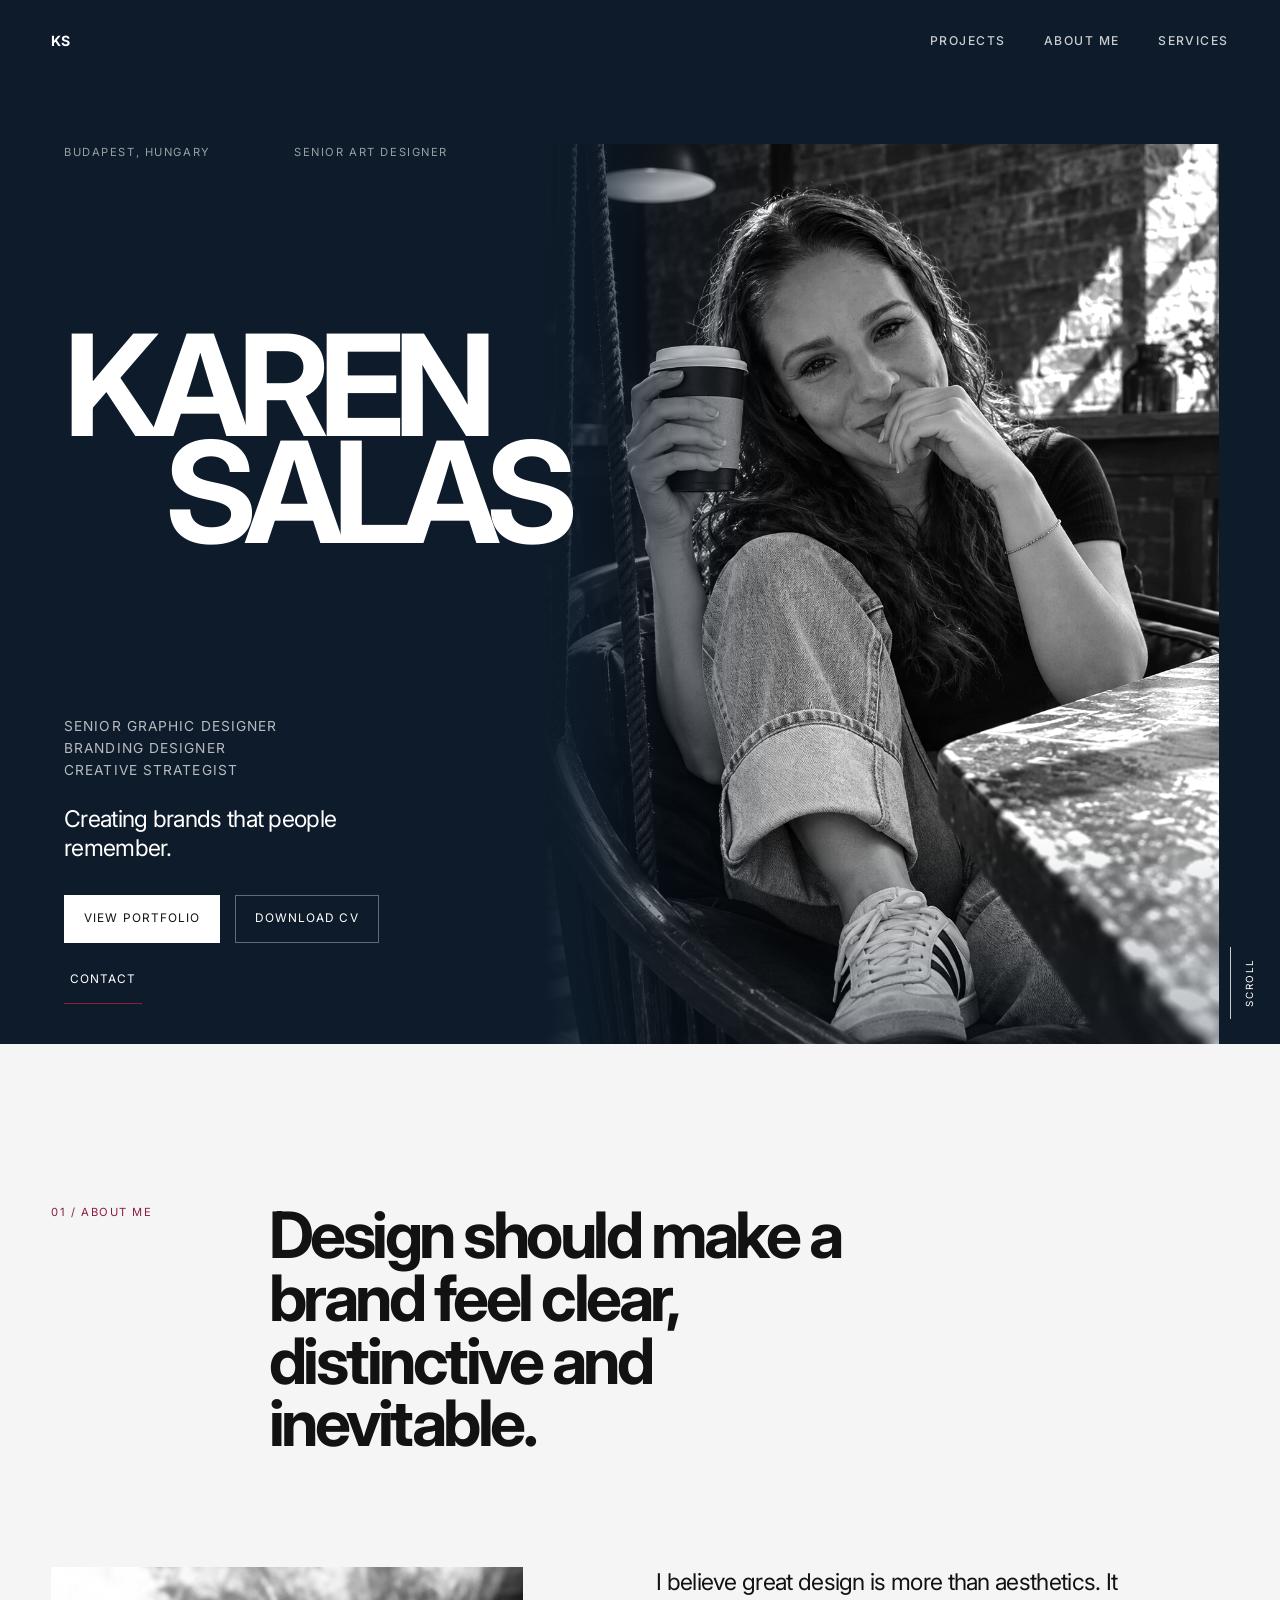
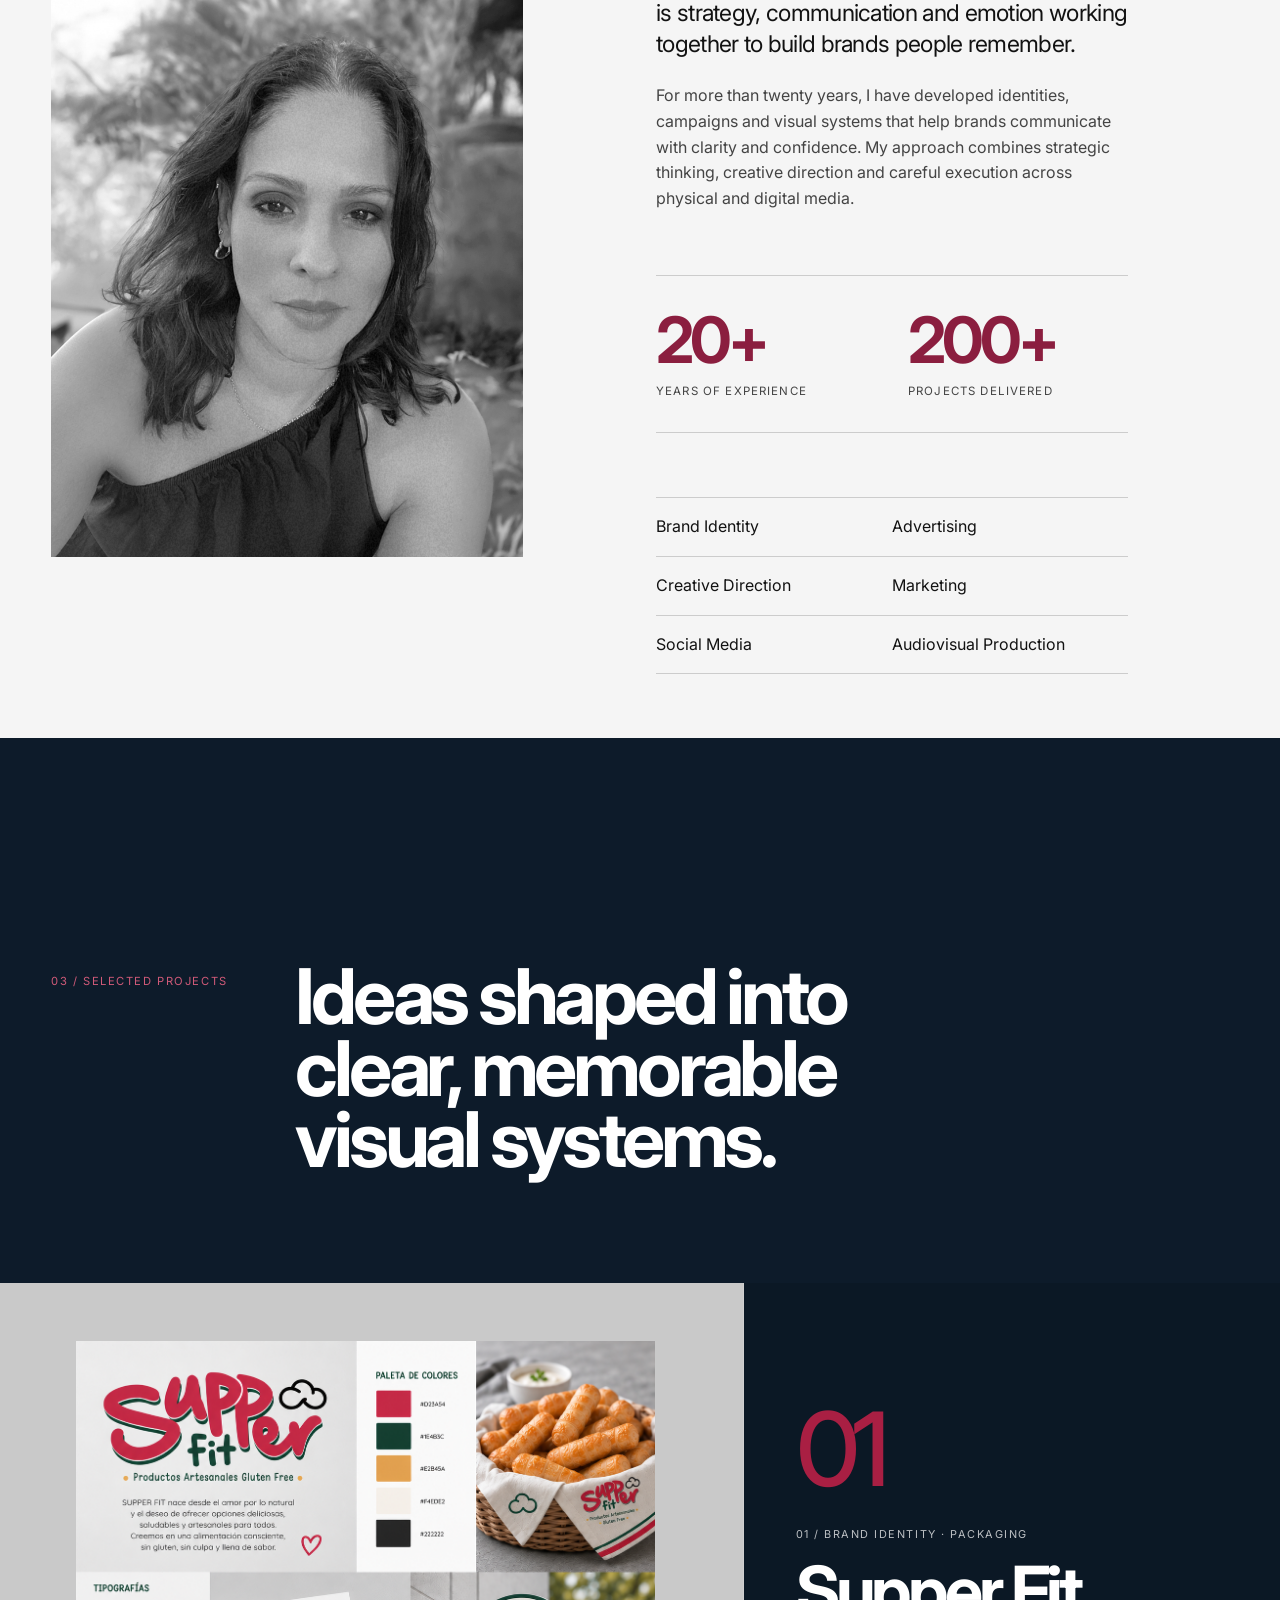
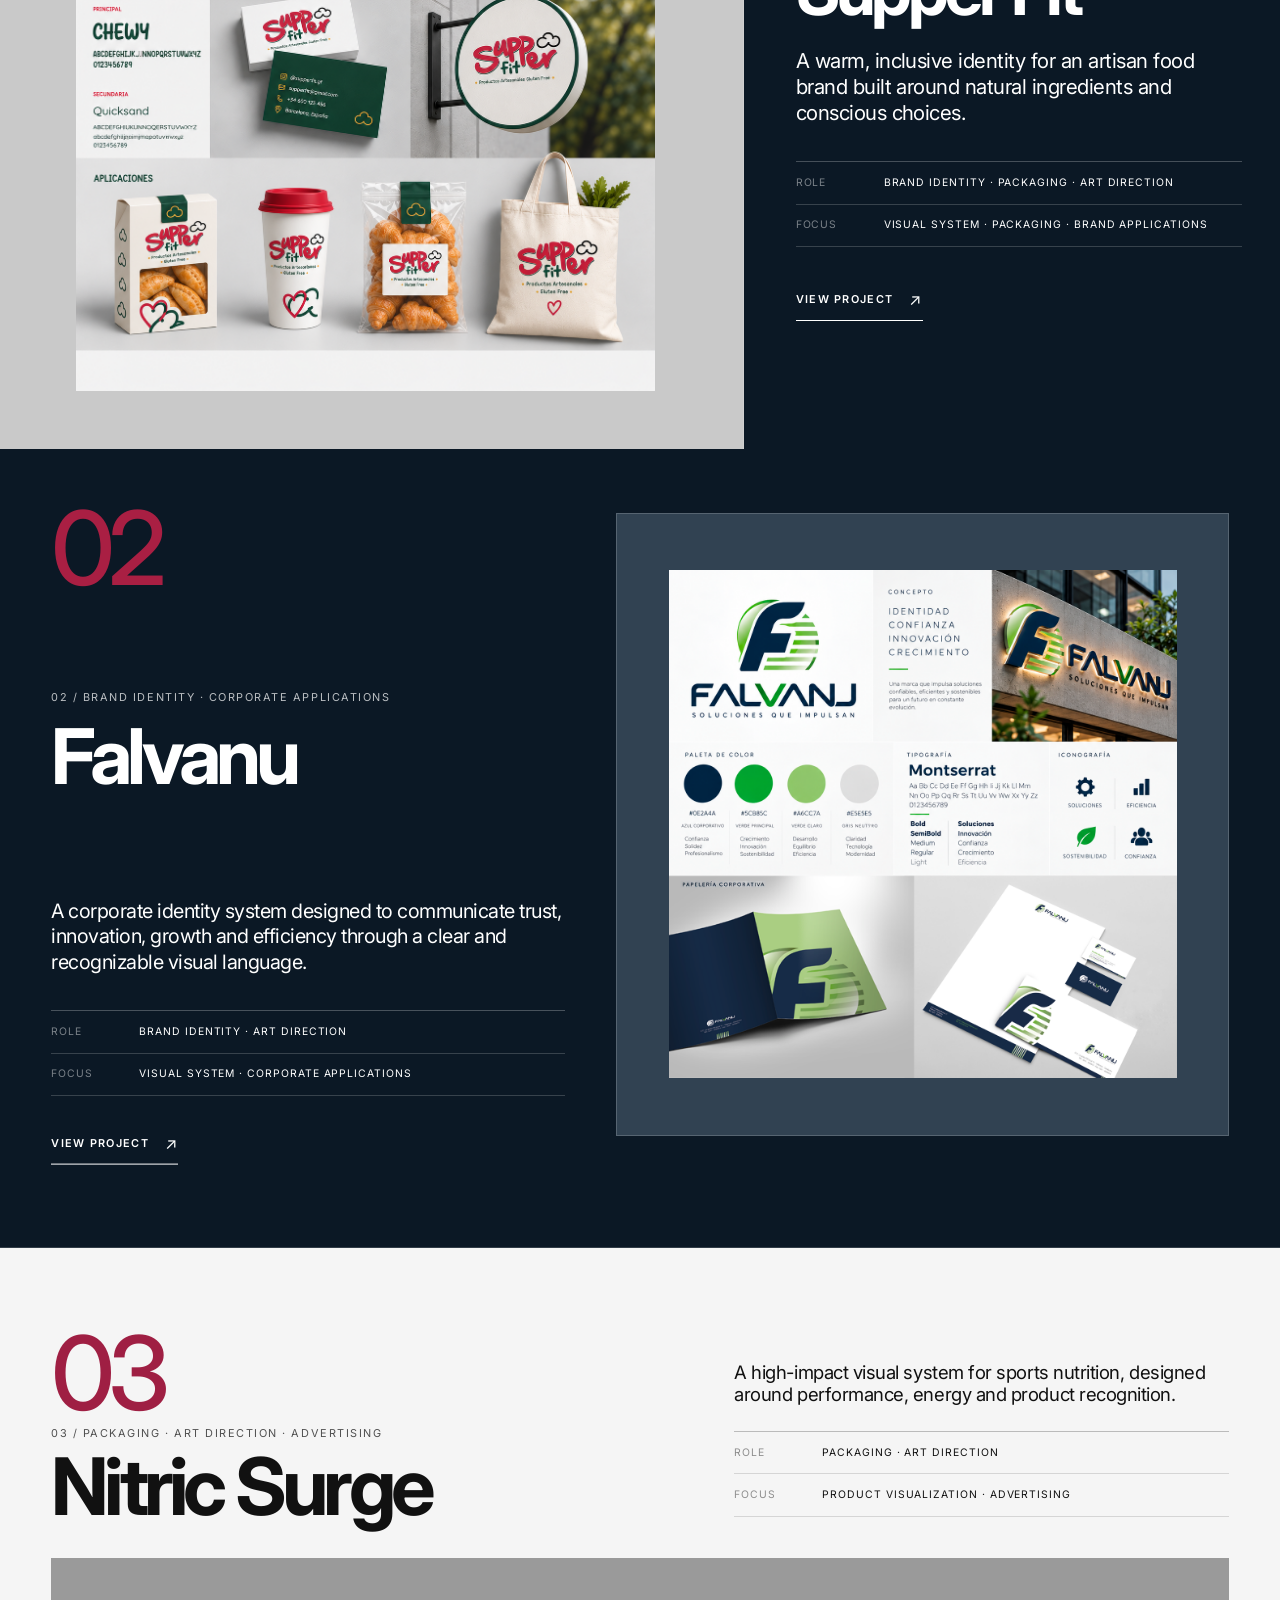
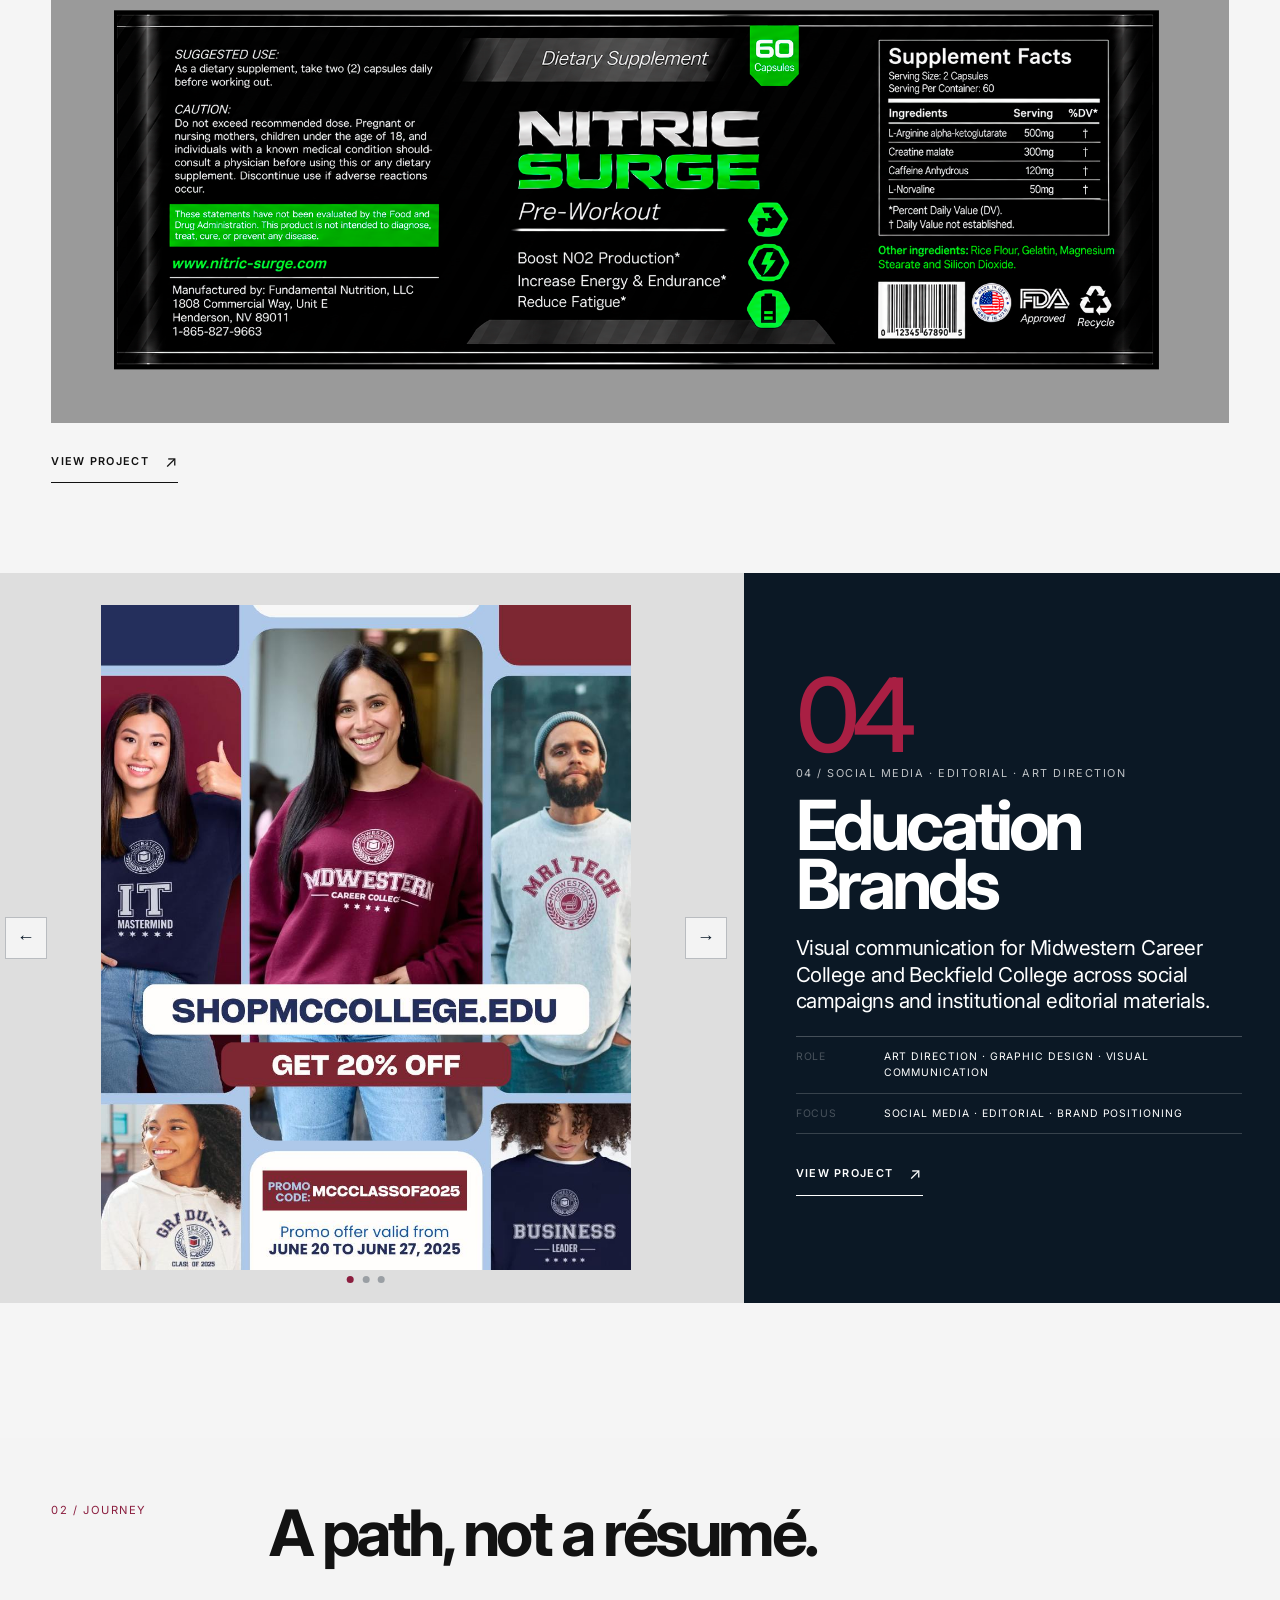
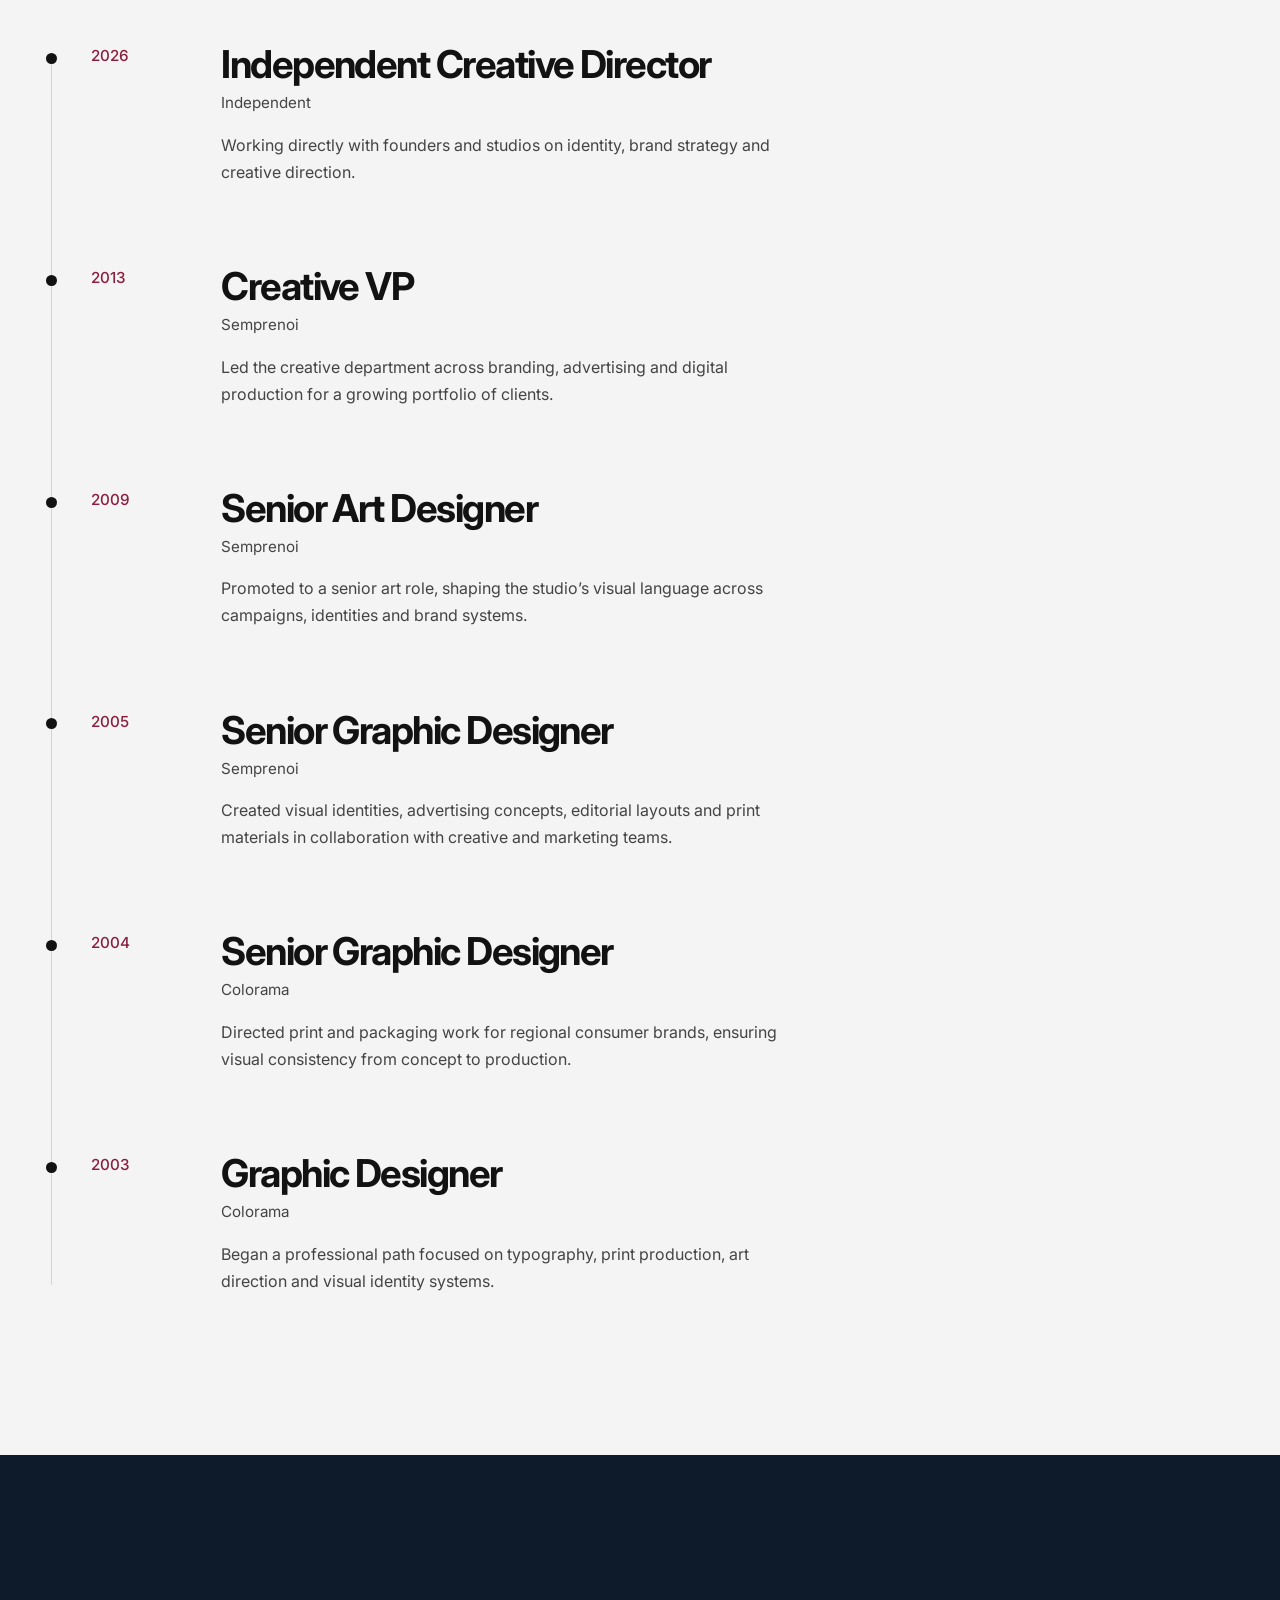
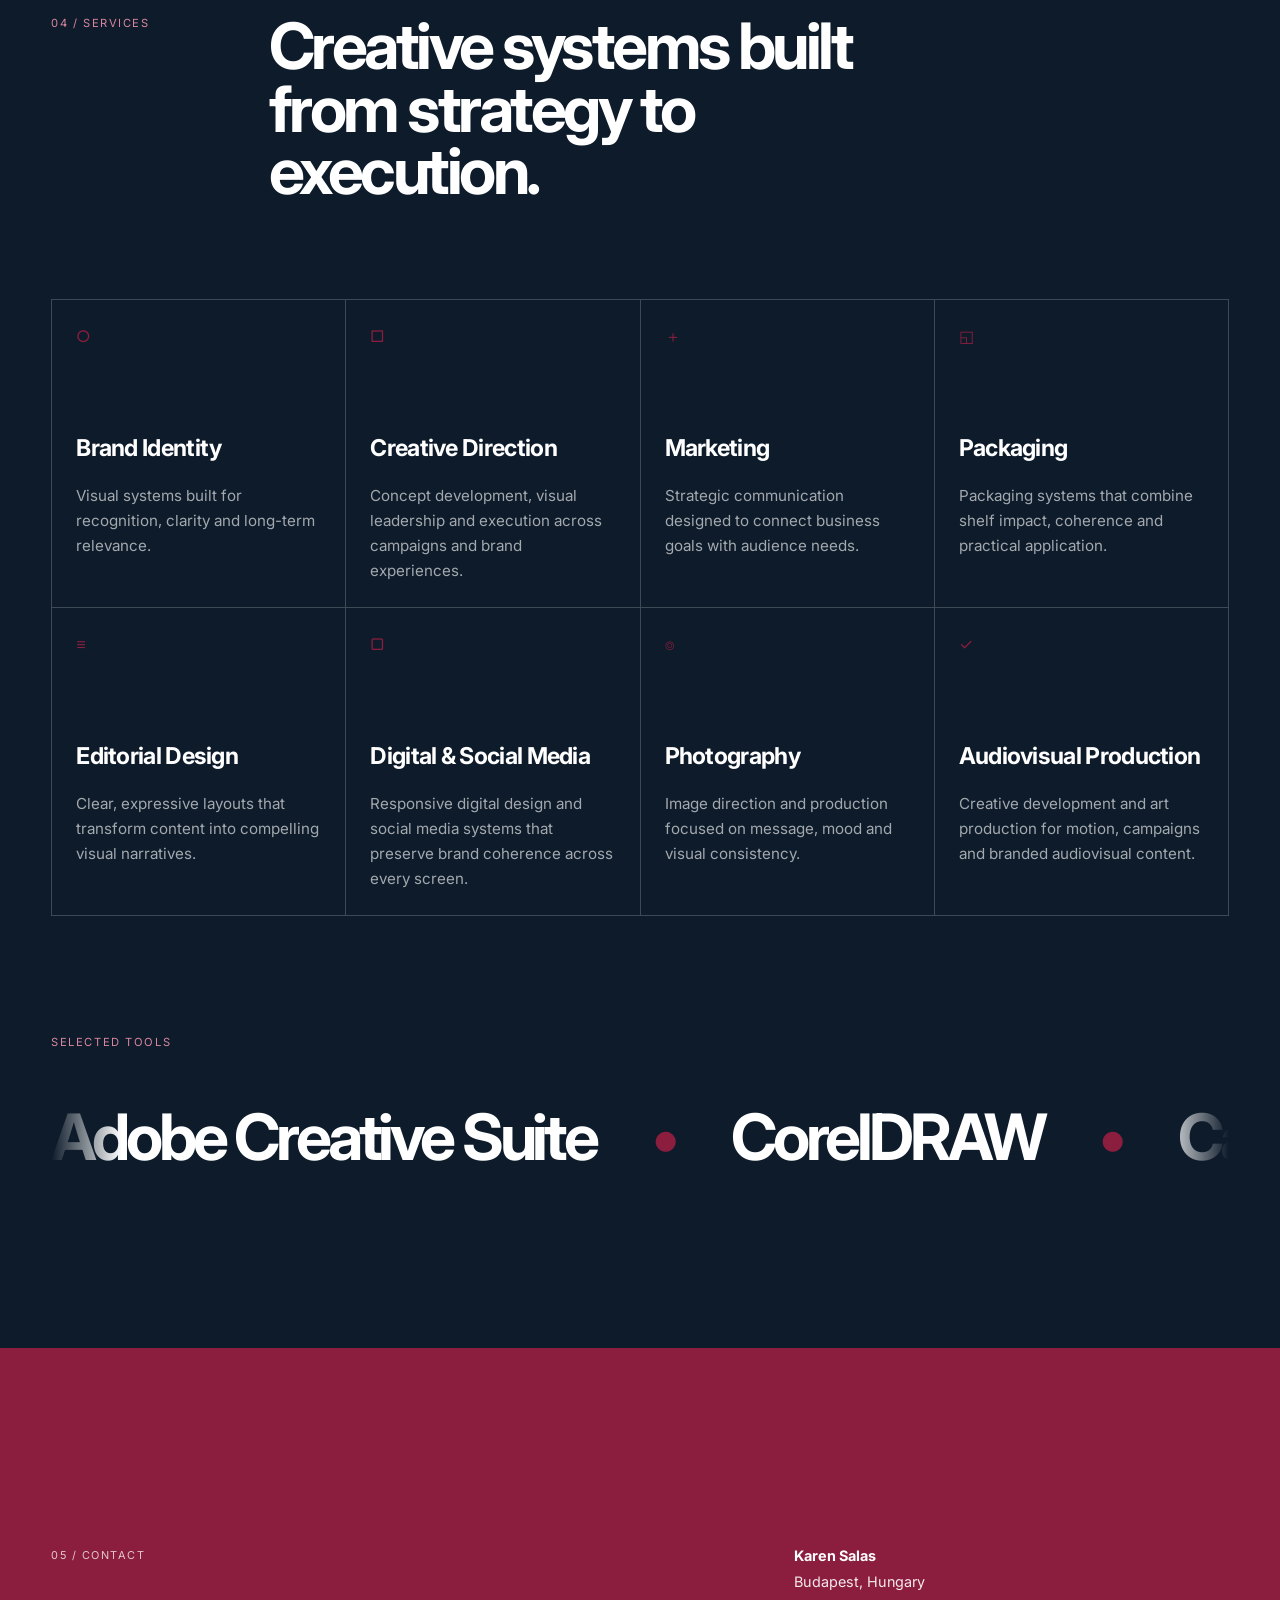
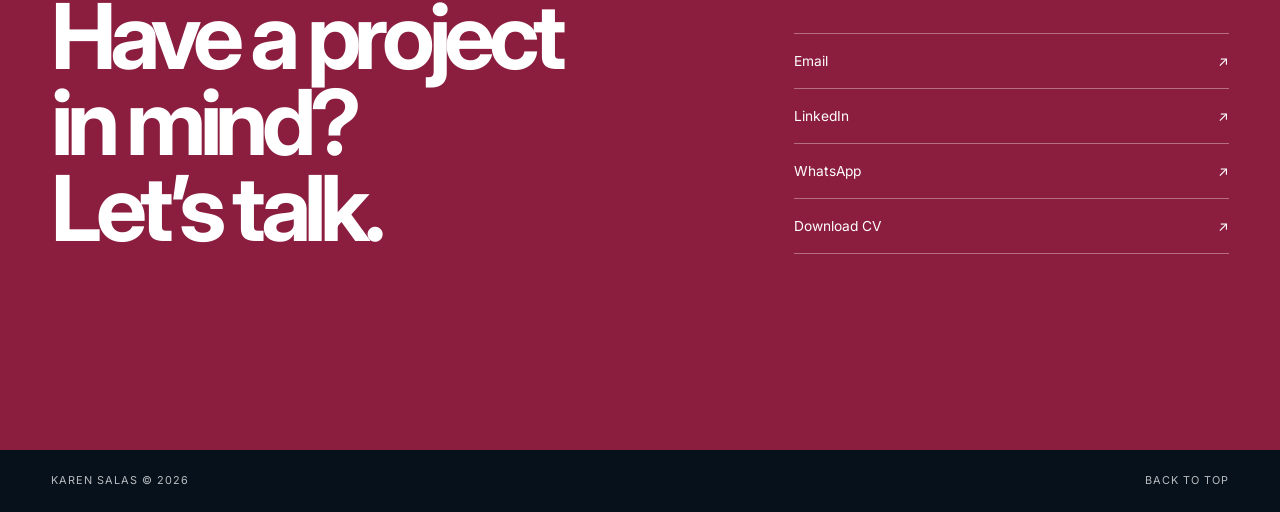
<file: index.html>
<!DOCTYPE html>
<html lang="en">
<head>
  <meta charset="UTF-8" />
  <meta name="viewport" content="width=device-width, initial-scale=1.0" />

  <title>Karen Salas — Senior Art Director</title>
  <meta
    name="description"
    content="Portfolio of Karen Salas, Senior Art Director, Brand Identity Designer and Creative Strategist based in Budapest."
  />

  <link rel="preconnect" href="https://fonts.googleapis.com" />
  <link rel="preconnect" href="https://fonts.gstatic.com" crossorigin />
  <link
    href="https://fonts.googleapis.com/css2?family=Inter:wght@400;500;600;700;800&display=swap"
    rel="stylesheet"
  />

  <link rel="stylesheet" href="styles.css" />
  <script src="script.js" defer></script>
</head>

<body>
  <a class="skip-link" href="#main-content">Skip to content</a>

  <header class="site-header">
    <nav class="nav container" aria-label="Primary navigation">
      <a class="brand" href="#home" aria-label="Karen Salas home">
        <span>KS</span>
      </a>

      <div class="nav-links">
        <a href="#projects">Projects</a>
        <a href="#about">About Me</a>
        <a href="#services">Services</a>
      </div>
    </nav>
  </header>

  <main id="main-content">
    <!-- HERO -->
    <section class="hero" id="home">
      <div class="hero__grid container">
        <div class="hero__eyebrow reveal">
          <span>Budapest, Hungary</span>
          <span>Senior Art Designer</span>
        </div>

        <figure class="hero__portrait reveal">
          <img
            src="assets/karen-hero-final.png"
            alt="Karen Salas seated in a relaxed black-and-white portrait"
          />
        </figure>

        <div class="hero__name reveal">
          <h1>
            <span>Karen</span>
            <span>Salas</span>
          </h1>
        </div>

        <div class="hero__details reveal">
          <p class="hero__roles">
            Senior Graphic Designer<br />
            Branding Designer<br />
            Creative Strategist
          </p>

          <p class="hero__tagline">
            Creating brands that people remember.
          </p>

          <div class="hero__actions">
            <a class="button button--primary" href="#projects">View Portfolio</a>
            <a class="button button--secondary" href="assets/Karen-Salas-CV.pdf" download>Download CV</a>
            <a class="text-link" href="#contact">Contact</a>
          </div>
        </div>

        <a class="scroll-cue" href="#about" aria-label="Scroll to About Me">
          <span>Scroll</span>
          <span class="scroll-cue__line" aria-hidden="true"></span>
        </a>
      </div>
    </section>

    <!-- ABOUT ME -->
    <section class="about" id="about">
      <div class="container">
        <header class="section-heading reveal">
          <span class="section-label">01 / About Me</span>
          <h2>Design should make a brand feel clear, distinctive and inevitable.</h2>
        </header>

        <div class="about__grid">
          <figure class="about__portrait reveal">
            <img
              src="assets/karen-about.jpg"
              alt="Close black-and-white portrait of Karen Salas"
              loading="lazy"
            />
          </figure>

          <div class="about__copy reveal">
            <p class="lead">
              I believe great design is more than aesthetics. It is strategy,
              communication and emotion working together to build brands people
              remember.
            </p>

            <p>
              For more than twenty years, I have developed identities, campaigns
              and visual systems that help brands communicate with clarity and
              confidence. My approach combines strategic thinking, creative
              direction and careful execution across physical and digital media.
            </p>

            <div class="stats" aria-label="Professional statistics">
              <div class="stat">
                <strong data-counter="20">20+</strong>
                <span>Years of experience</span>
              </div>

              <div class="stat">
                <strong data-counter="200">200+</strong>
                <span>Projects delivered</span>
              </div>
            </div>

            <ul class="specialties" aria-label="Core specialties">
              <li>Brand Identity</li>
              <li>Advertising</li>
              <li>Creative Direction</li>
              <li>Marketing</li>
              <li>Social Media</li>
              <li>Audiovisual Production</li>
            </ul>
          </div>
        </div>
      </div>
    </section>

<section class="projects-editorial" id="projects">
      <div class="container">
        <header class="section-heading reveal">
          <span class="section-label">03 / Selected Projects</span>
          <h2>Ideas shaped into<br />clear, memorable<br />visual systems.</h2>
        </header>

        <div class="projects-editorial__list">
          <article class="project-case project-case--split project-case--featured reveal">
            <figure class="project-case__image project-case__image--brandboard">
              <img src="assets/supper-fit-cover.png" alt="Supper Fit brand identity system" loading="lazy" />
            </figure>
            <div class="project-case__content">
              <span class="project-case__label">01 / Brand Identity · Packaging</span>
              <h3>Supper Fit</h3>
              <p class="project-case__lead">A warm, inclusive identity for an artisan food brand built around natural ingredients and conscious choices.</p>
              <div class="project-case__facts">
                <p><span>Role</span>Brand Identity · Packaging · Art Direction</p>
                <p><span>Focus</span>Visual System · Packaging · Brand Applications</p>
              </div>
              <a class="project-case__link" href="projects/supper-fit-en.html">View Project <b>↗</b></a>
            </div>
          </article>

          <article class="project-case project-case--wide project-case--falvanu-featured reveal">
            <div class="project-case__header">
              <div>
                <span class="project-case__label">02 / Brand Identity · Corporate Applications</span>
                <h3>Falvanu</h3>
              </div>
              <div>
                <p class="project-case__lead">A corporate identity system designed to communicate trust, innovation, growth and efficiency through a clear and recognizable visual language.</p>
                <div class="project-case__facts">
                  <p><span>Role</span>Brand Identity · Art Direction</p>
                  <p><span>Focus</span>Visual System · Corporate Applications</p>
                </div>
              </div>
            </div>
            <figure class="project-case__image project-case__image--contain">
              <img src="assets/falvanu-cover.png" alt="Falvanu brand identity system" loading="lazy" />
            </figure>
            <a class="project-case__link project-case__link--under" href="projects/falvanu-en.html">View Project <b>↗</b></a>
          </article>

          <article class="project-case project-case--wide reveal">
            <div class="project-case__header">
              <div>
                <span class="project-case__label">03 / Packaging · Art Direction · Advertising</span>
                <h3>Nitric Surge</h3>
              </div>
              <div>
                <p class="project-case__lead">A high-impact visual system for sports nutrition, designed around performance, energy and product recognition.</p>
                <div class="project-case__facts">
                  <p><span>Role</span>Packaging · Art Direction</p>
                  <p><span>Focus</span>Product Visualization · Advertising</p>
                </div>
              </div>
            </div>
            <figure class="project-case__image project-case__image--dark">
              <img src="assets/nitric-surge-project03-label.png" alt="Nitric Surge packaging design" loading="lazy" />
            </figure>
            <a class="project-case__link project-case__link--under" href="projects/nitric-surge-en.html">View Project <b>↗</b></a>
          </article>

          <article class="project-case project-case--education-featured reveal">
            <div class="project-case__education-carousel" aria-label="Education Brands social media selection">
              <button class="education-carousel__button education-carousel__button--prev" type="button" aria-label="Previous design">←</button>
              <div class="education-carousel__viewport">
                <div class="education-carousel__track">
                  <figure class="education-carousel__slide is-active">
                    <img src="assets/education-social-1.jpg" alt="Midwestern Career College social media design 1" loading="lazy" />
                  </figure>
                  <figure class="education-carousel__slide">
                    <img src="assets/education-social-2.jpg" alt="Midwestern Career College social media design 2" loading="lazy" />
                  </figure>
                  <figure class="education-carousel__slide">
                    <img src="assets/education-social-3.jpg" alt="Midwestern Career College social media design 3" loading="lazy" />
                  </figure>
                </div>
              </div>
              <button class="education-carousel__button education-carousel__button--next" type="button" aria-label="Next design">→</button>
              <div class="education-carousel__dots" aria-label="Carousel pagination">
                <button class="is-active" type="button" aria-label="Design 1"></button>
                <button type="button" aria-label="Design 2"></button>
                <button type="button" aria-label="Design 3"></button>
              </div>
            </div>

            <div class="project-case__content">
              <span class="project-case__number">04</span>
              <span class="project-case__label">04 / Social Media · Editorial · Art Direction</span>
              <h3>Education Brands</h3>
              <p class="project-case__lead">Visual communication for Midwestern Career College and Beckfield College across social campaigns and institutional editorial materials.</p>
              <div class="project-case__facts">
                <p><span>Role</span>Art Direction · Graphic Design · Visual Communication</p>
                <p><span>Focus</span>Social Media · Editorial · Brand Positioning</p>
              </div>
              <a class="project-case__link" href="projects/education-brands-en.html">View Project <b>↗</b></a>
            </div>
          </article>
        </div>
      </div>
    </section>

<section class="journey" id="journey">
      <div class="container">
        <header class="section-heading journey__heading reveal">
          <span class="section-label">02 / Journey</span>
          <h2>A path, not a résumé.</h2>
        </header>

        <div class="timeline" data-timeline>
          <div class="timeline__line" aria-hidden="true">
            <span class="timeline__progress"></span>
          </div>

          <article class="timeline__item reveal" data-timeline-item>
            <div class="timeline__dot" aria-hidden="true"></div>
            <div class="timeline__year">2026</div>
            <div class="timeline__content">
              <h3>Independent Creative Director</h3>
              <p class="timeline__company">Independent</p>
              <p>Working directly with founders and studios on identity, brand strategy and creative direction.</p>
            </div>
          </article>

          <article class="timeline__item reveal" data-timeline-item>
            <div class="timeline__dot" aria-hidden="true"></div>
            <div class="timeline__year">2013</div>
            <div class="timeline__content">
              <h3>Creative VP</h3>
              <p class="timeline__company">Semprenoi</p>
              <p>Led the creative department across branding, advertising and digital production for a growing portfolio of clients.</p>
            </div>
          </article>

          <article class="timeline__item reveal" data-timeline-item>
            <div class="timeline__dot" aria-hidden="true"></div>
            <div class="timeline__year">2009</div>
            <div class="timeline__content">
              <h3>Senior Art Designer</h3>
              <p class="timeline__company">Semprenoi</p>
              <p>Promoted to a senior art role, shaping the studio’s visual language across campaigns, identities and brand systems.</p>
            </div>
          </article>

          <article class="timeline__item reveal" data-timeline-item>
            <div class="timeline__dot" aria-hidden="true"></div>
            <div class="timeline__year">2005</div>
            <div class="timeline__content">
              <h3>Senior Graphic Designer</h3>
              <p class="timeline__company">Semprenoi</p>
              <p>Created visual identities, advertising concepts, editorial layouts and print materials in collaboration with creative and marketing teams.</p>
            </div>
          </article>

          <article class="timeline__item reveal" data-timeline-item>
            <div class="timeline__dot" aria-hidden="true"></div>
            <div class="timeline__year">2004</div>
            <div class="timeline__content">
              <h3>Senior Graphic Designer</h3>
              <p class="timeline__company">Colorama</p>
              <p>Directed print and packaging work for regional consumer brands, ensuring visual consistency from concept to production.</p>
            </div>
          </article>

          <article class="timeline__item reveal" data-timeline-item>
            <div class="timeline__dot" aria-hidden="true"></div>
            <div class="timeline__year">2003</div>
            <div class="timeline__content">
              <h3>Graphic Designer</h3>
              <p class="timeline__company">Colorama</p>
              <p>Began a professional path focused on typography, print production, art direction and visual identity systems.</p>
            </div>
          </article>
        </div>
      </div>
    </section>

<section class="services services--dark" id="services">
      <div class="container">
        <header class="section-heading section-heading--inverse reveal">
          <span class="section-label">04 / Services</span>
          <h2>Creative systems built from strategy to execution.</h2>
        </header>

        <div class="services__grid services__grid--dark">
          <article class="service service--dark reveal">
            <span class="service__icon" aria-hidden="true">○</span>
            <h3>Brand Identity</h3>
            <p>Visual systems built for recognition, clarity and long-term relevance.</p>
          </article>

          <article class="service service--dark reveal">
            <span class="service__icon" aria-hidden="true">□</span>
            <h3>Creative Direction</h3>
            <p>Concept development, visual leadership and execution across campaigns and brand experiences.</p>
          </article>

          <article class="service service--dark reveal">
            <span class="service__icon" aria-hidden="true">＋</span>
            <h3>Marketing</h3>
            <p>Strategic communication designed to connect business goals with audience needs.</p>
          </article>

          <article class="service service--dark reveal">
            <span class="service__icon" aria-hidden="true">◱</span>
            <h3>Packaging</h3>
            <p>Packaging systems that combine shelf impact, coherence and practical application.</p>
          </article>

          <article class="service service--dark reveal">
            <span class="service__icon" aria-hidden="true">≡</span>
            <h3>Editorial Design</h3>
            <p>Clear, expressive layouts that transform content into compelling visual narratives.</p>
          </article>

          <article class="service service--dark reveal">
            <span class="service__icon" aria-hidden="true">▢</span>
            <h3>Digital &amp; Social Media</h3>
            <p>Responsive digital design and social media systems that preserve brand coherence across every screen.</p>
          </article>

          <article class="service service--dark reveal">
            <span class="service__icon" aria-hidden="true">⌾</span>
            <h3>Photography</h3>
            <p>Image direction and production focused on message, mood and visual consistency.</p>
          </article>

          <article class="service service--dark reveal">
            <span class="service__icon" aria-hidden="true">✓</span>
            <h3>Audiovisual Production</h3>
            <p>Creative development and art production for motion, campaigns and branded audiovisual content.</p>
          </article>
        </div>

        <div class="tools tools--moving reveal">
          <span class="section-label">Selected Tools</span>
          <div class="tools__viewport" aria-label="Selected tools">
            <div class="tools__track">
              <span>Adobe Creative Suite</span>
              <span>CorelDRAW</span>
              <span>Canva</span>
              <span>Office</span>
              <span>Figma</span>
              <span>Windows</span>
              <span>iOS</span>

              <span aria-hidden="true">Adobe Creative Suite</span>
              <span aria-hidden="true">CorelDRAW</span>
              <span aria-hidden="true">Canva</span>
              <span aria-hidden="true">Office</span>
              <span aria-hidden="true">Figma</span>
              <span aria-hidden="true">Windows</span>
              <span aria-hidden="true">iOS</span>
            </div>
          </div>
        </div>
      </div>
    </section>

<section class="contact-ref" id="contact">
      <div class="container contact-ref__main">
        <div class="contact-ref__left reveal">
          <span class="contact-ref__label">05 / Contact</span>
          <h2>
            Have a project<br />
            in mind?<br />
            <span>Let’s talk.</span>
          </h2>
        </div>

        <div class="contact-ref__right reveal">
          <div class="contact-ref__identity">
            <strong>Karen Salas</strong>
            <span>Budapest, Hungary</span>
          </div>

          <div class="contact-ref__links">
            <a href="mailto:karen.salas@gmail.com">
              <span>Email</span>
              <span aria-hidden="true">↗</span>
            </a>

            <a href="https://www.linkedin.com/in/karen-salas-8b9879173/" target="_blank" rel="noopener noreferrer">
              <span>LinkedIn</span>
              <span aria-hidden="true">↗</span>
            </a>

            <a href="https://wa.me/584144001192" target="_blank" rel="noopener noreferrer">
              <span>WhatsApp</span>
              <span aria-hidden="true">↗</span>
            </a>

            <a href="assets/Karen-Salas-CV.pdf" download>
              <span>Download CV</span>
              <span aria-hidden="true">↗</span>
            </a>
          </div>
        </div>
      </div>

      <div class="contact-ref__bar">
        <div class="container contact-ref__bar-inner">
          <span>Karen Salas © 2026</span>
          <span></span>
          <a href="#home">Back to top</a>
        </div>
      </div>
    </section>

    <!-- JOURNEY -->
    


    <!-- SELECTED PROJECTS -->
    


    <!-- SERVICES -->
    

    <!-- CONTACT -->
    

  </main>
</body>
</html>
</file>
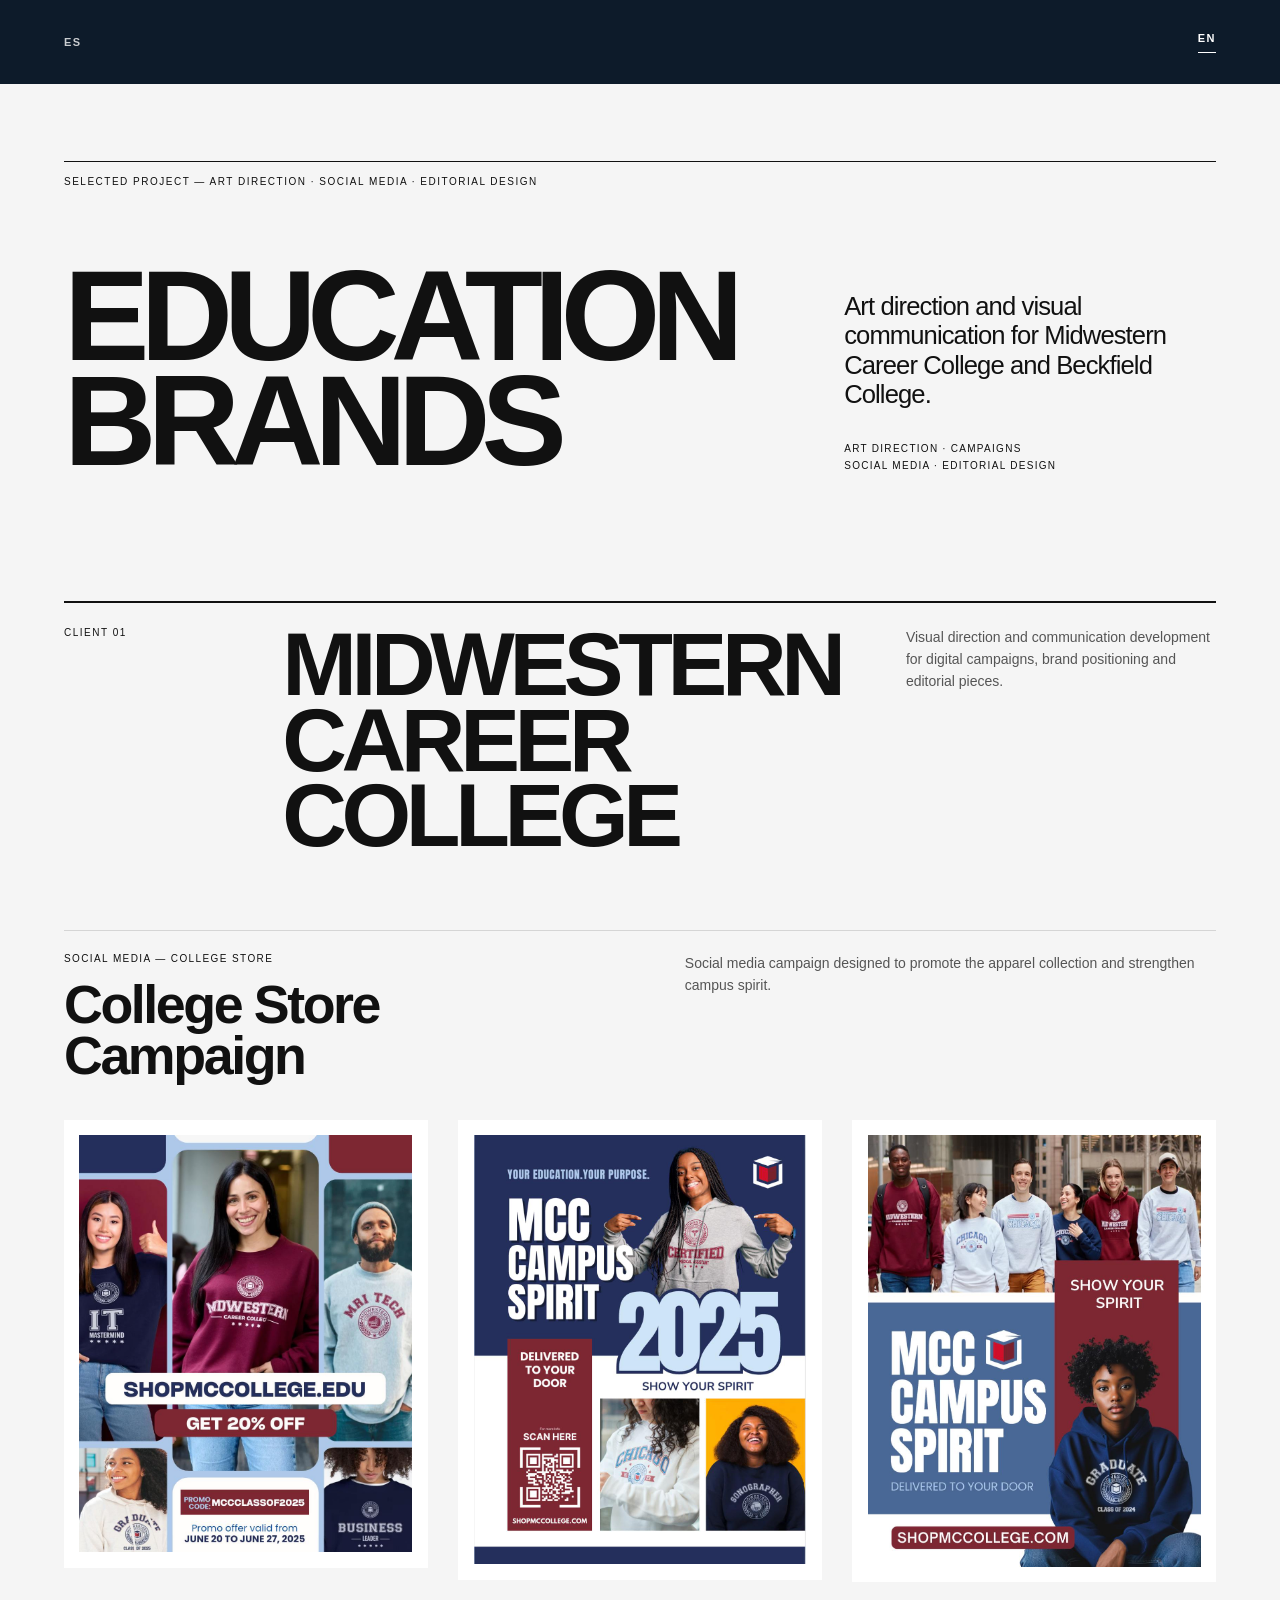
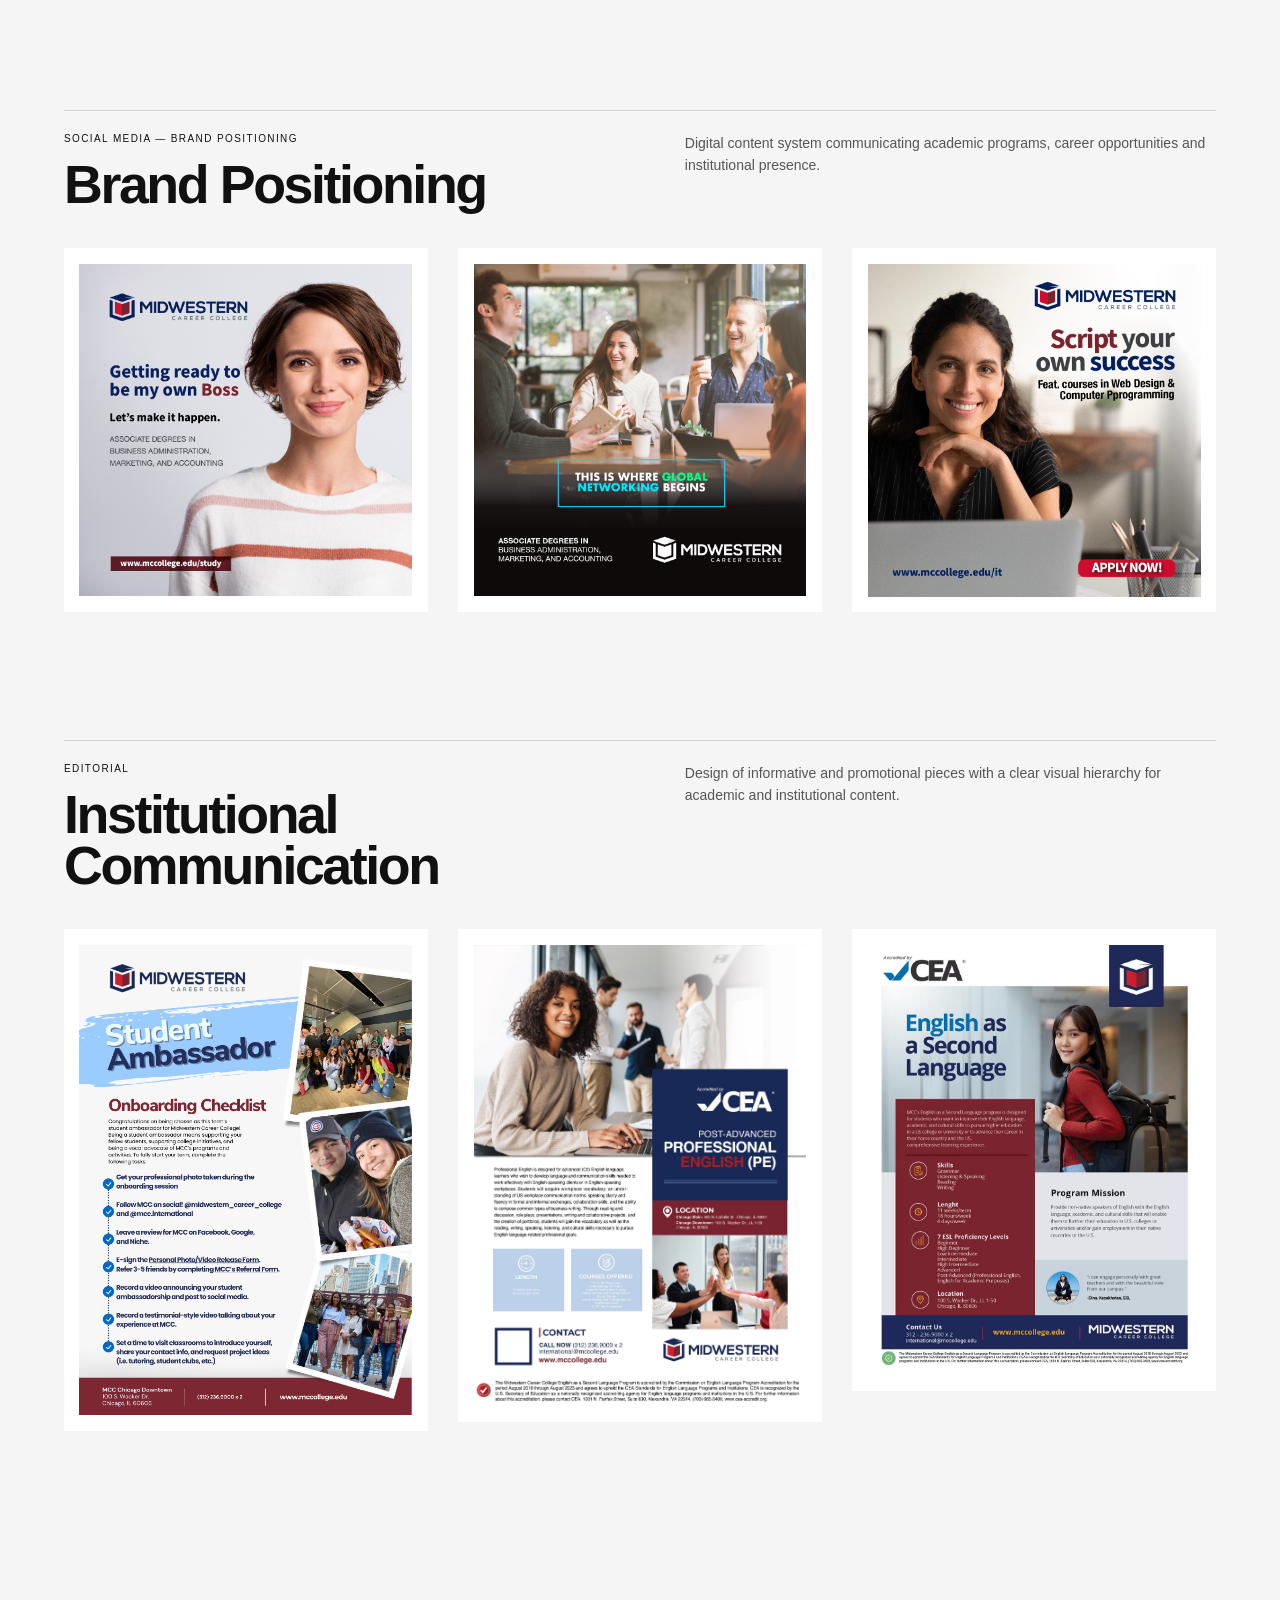
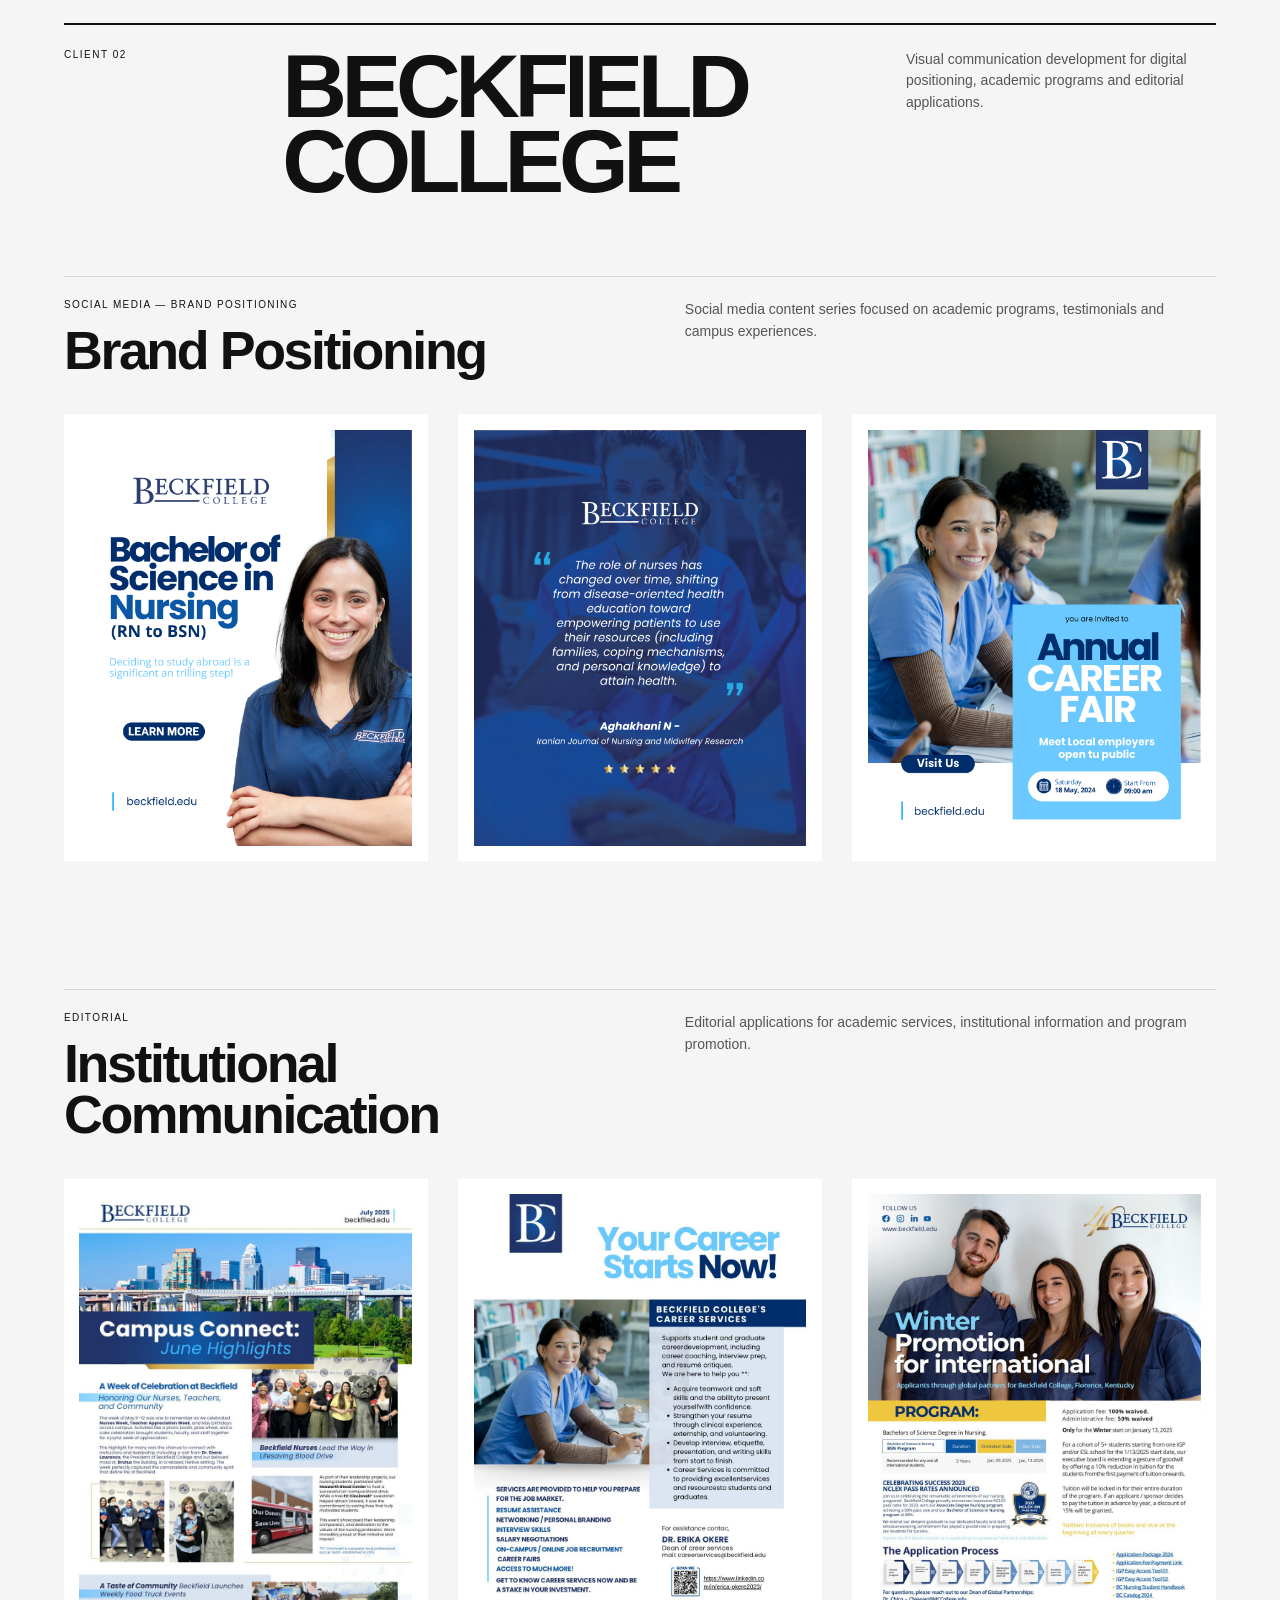
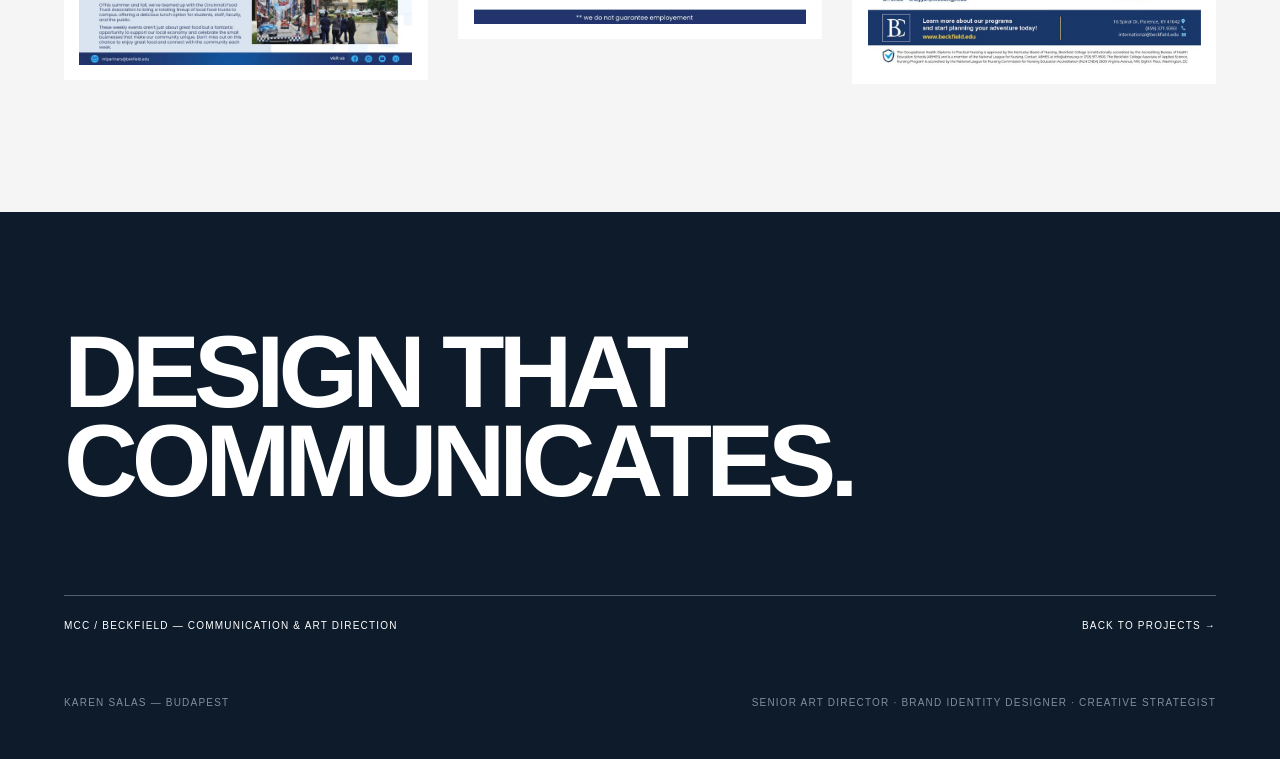
<file: projects/education-brands-en.html>
<!doctype html>
<html lang="en">
<head>
<meta charset="utf-8">
<meta name="viewport" content="width=device-width,initial-scale=1">
<title>MCC / Beckfield — Karen Salas</title>
<style>
:root{--navy:#0d1b2a;--burgundy:#8b1e3f;--off:#f5f5f5;--ink:#111;--line:#d5d5d5}
*{box-sizing:border-box} body{margin:0;background:var(--off);color:var(--ink);font-family:Inter,Helvetica,Arial,sans-serif}
.wrap{width:min(90vw,1440px);margin:auto} a{color:inherit;text-decoration:none}
nav{height:84px;padding:0 5vw;display:flex;align-items:center;justify-content:space-between}
.ks{font-size:24px;font-weight:800;letter-spacing:-.06em} .links{display:flex;gap:28px;font-size:11px;text-transform:uppercase;letter-spacing:.13em}
.hero{padding:6vw 0 8vw} .kicker{border-top:1px solid;padding-top:14px;font-size:10px;letter-spacing:.15em;text-transform:uppercase}
.hero-grid{display:grid;grid-template-columns:1.3fr .7fr;gap:7vw;align-items:end;margin-top:6vw}
h1{font-size:clamp(64px,10vw,155px);line-height:.82;letter-spacing:-.07em;margin:0}
.intro{font-size:clamp(19px,2vw,30px);line-height:1.15;letter-spacing:-.035em}
.roles{margin-top:30px;font-size:10px;line-height:1.7;letter-spacing:.13em;text-transform:uppercase}
.client-section{padding-top:2vw}
.client-title{border-top:2px solid var(--ink);padding-top:24px;margin-bottom:6vw;display:grid;grid-template-columns:.35fr 1.2fr .65fr;gap:4vw;align-items:start}
.client-index{font-size:10px;letter-spacing:.15em;text-transform:uppercase}
.client-title h2{font-size:clamp(52px,7vw,110px);line-height:.84;letter-spacing:-.06em;margin:0}
.client-title p{margin:0;font-size:14px;line-height:1.55;color:#555}
.second-client{padding-top:5vw}
.project-block{width:min(90vw,1440px);margin:0 auto 10vw;border-top:1px solid var(--line);padding-top:22px}
.block-head{display:grid;grid-template-columns:1fr 1fr;gap:7vw;align-items:start;margin-bottom:3vw}
.eyebrow{font-size:10px;letter-spacing:.14em;text-transform:uppercase;margin-bottom:15px}
h2{font-size:clamp(32px,4.2vw,66px);line-height:.95;letter-spacing:-.045em;margin:0}
.block-head p{margin:0;max-width:620px;font-size:14px;line-height:1.55;color:#555}
.gallery{display:grid;grid-template-columns:repeat(3,1fr);gap:clamp(18px,2.4vw,40px);align-items:start}
figure{margin:0} .image-shell{background:#fff;padding:clamp(10px,1.2vw,18px)}
img{display:block;width:100%;height:auto}
.end{background:var(--navy);color:#fff;padding:9vw 0 4vw}
.end h2{font-size:clamp(55px,8vw,130px);line-height:.87;letter-spacing:-.06em;margin:0 0 7vw}
.endmeta,.footer{display:flex;justify-content:space-between;gap:20px;text-transform:uppercase;letter-spacing:.12em;font-size:10px}
.endmeta{border-top:1px solid #53606d;padding:24px 0} .footer{padding-top:42px;color:#82909d}
@media(max-width:760px){
 .links{gap:12px;font-size:9px} .hero-grid,.block-head,.gallery,.client-title{grid-template-columns:1fr}
 .hero-grid{gap:40px} .gallery{gap:32px} .block-head{gap:20px;margin-bottom:35px}
 .project-block{margin-bottom:90px} .endmeta,.footer{flex-direction:column}
}
</style>

<style id="project4-approved-nav">
body>nav{height:84px;padding:0 5vw;background:#0d1b2a!important;color:#fff;display:flex;align-items:center;justify-content:space-between}
body>nav>a{font-size:11px;font-weight:600;letter-spacing:.13em;text-transform:uppercase;color:rgba(255,255,255,.78)!important;text-decoration:none}
body>nav>a[aria-current="page"]{color:#fff!important}
body>nav>a[aria-current="page"]::after{content:"";display:block;width:18px;height:1px;background:#fff;margin-top:8px}
a[href="../index.html#projects"]{color:#fff!important;transition:color .25s ease!important}
a[href="../index.html#projects"]:hover,a[href="../index.html#projects"]:focus-visible{color:#8b1e3f!important}
</style>
</head>
<body>
<nav><a href="education-brands.html">ES</a><a href="education-brands-en.html" aria-current="page">EN</a></nav>
<header class="hero"><div class="wrap">
<div class="kicker">Selected Project — Art Direction · Social Media · Editorial Design</div>
<div class="hero-grid">
<h1>EDUCATION<br>BRANDS</h1>
<div><div class="intro">Art direction and visual communication for Midwestern Career College and Beckfield College.</div>
<div class="roles">Art Direction · Campaigns<br>Social Media · Editorial Design</div></div>
</div></div></header>
<main>
<section class="client-section">
  <div class="client-title wrap">
    <div class="client-index">CLIENT 01</div>
    <h2>MIDWESTERN<br>CAREER COLLEGE</h2>
    <p>Visual direction and communication development for digital campaigns, brand positioning and editorial pieces.</p>
  </div>
  <section class="project-block">
  <div class="block-head">
    <div><div class="eyebrow">Social Media — College Store</div><h2>College Store Campaign</h2></div>
    <p>Social media campaign designed to promote the apparel collection and strengthen campus spirit.</p>
  </div>
  <div class="gallery">
    <figure><div class="image-shell"><img src="../assets/embedded-f86be8f41440.jpg" alt="Campaña para redes sociales"></div></figure><figure><div class="image-shell"><img src="../assets/embedded-89d4c94b56e8.jpg" alt="Campaña para redes sociales"></div></figure><figure><div class="image-shell"><img src="../assets/embedded-b1a3f39bfb95.jpg" alt="Campaña para redes sociales"></div></figure>
  </div>
</section>
  <section class="project-block">
  <div class="block-head">
    <div><div class="eyebrow">Social Media — Brand Positioning</div><h2>Brand Positioning</h2></div>
    <p>Digital content system communicating academic programs, career opportunities and institutional presence.</p>
  </div>
  <div class="gallery">
    <figure><div class="image-shell"><img src="../assets/embedded-e886c9faa055.jpg" alt="Brand Positioning"></div></figure><figure><div class="image-shell"><img src="../assets/embedded-7553c7539723.jpg" alt="Brand Positioning"></div></figure><figure><div class="image-shell"><img src="../assets/embedded-0506bbf1464f.jpg" alt="Brand Positioning"></div></figure>
  </div>
</section>
  <section class="project-block">
  <div class="block-head">
    <div><div class="eyebrow">Editorial</div><h2>Institutional Communication</h2></div>
    <p>Design of informative and promotional pieces with a clear visual hierarchy for academic and institutional content.</p>
  </div>
  <div class="gallery">
    <figure><div class="image-shell"><img src="../assets/embedded-097ac5888493.png" alt="Editorial Design"></div></figure><figure><div class="image-shell"><img src="../assets/embedded-f29f65074dd1.jpg" alt="Editorial Design"></div></figure><figure><div class="image-shell"><img src="../assets/embedded-7a1d411f7bf3.jpg" alt="Editorial Design"></div></figure>
  </div>
</section>
</section>

<section class="client-section second-client">
  <div class="client-title wrap">
    <div class="client-index">CLIENT 02</div>
    <h2>BECKFIELD<br>COLLEGE</h2>
    <p>Visual communication development for digital positioning, academic programs and editorial applications.</p>
  </div>
  <section class="project-block">
  <div class="block-head">
    <div><div class="eyebrow">Social Media — Brand Positioning</div><h2>Brand Positioning</h2></div>
    <p>Social media content series focused on academic programs, testimonials and campus experiences.</p>
  </div>
  <div class="gallery">
    <figure><div class="image-shell"><img src="../assets/embedded-3cd0c587f018.png" alt="Posicionamiento en redes sociales"></div></figure><figure><div class="image-shell"><img src="../assets/embedded-7a26c0fe1233.png" alt="Posicionamiento en redes sociales"></div></figure><figure><div class="image-shell"><img src="../assets/embedded-b0338d8c7a99.png" alt="Posicionamiento en redes sociales"></div></figure>
  </div>
</section>
  <section class="project-block">
  <div class="block-head">
    <div><div class="eyebrow">Editorial</div><h2>Institutional Communication</h2></div>
    <p>Editorial applications for academic services, institutional information and program promotion.</p>
  </div>
  <div class="gallery">
    <figure><div class="image-shell"><img src="../assets/embedded-bff4b83b9136.jpg" alt="Editorial Design"></div></figure><figure><div class="image-shell"><img src="../assets/embedded-587b844aadde.jpg" alt="Editorial Design"></div></figure><figure><div class="image-shell"><img src="../assets/embedded-0a00163e40f8.jpg" alt="Editorial Design"></div></figure>
  </div>
</section>
</section>
</main>
<section class="end"><div class="wrap">
<h2>DESIGN THAT<br>COMMUNICATES.</h2>
<div class="endmeta"><span>MCC / Beckfield — Communication & Art Direction</span><a href="../index.html#projects">Back to Projects →</a></div>
<div class="footer"><span>Karen Salas — Budapest</span><span>Senior Art Director · Brand Identity Designer · Creative Strategist</span></div>
</div></section>
</body></html>
</file>
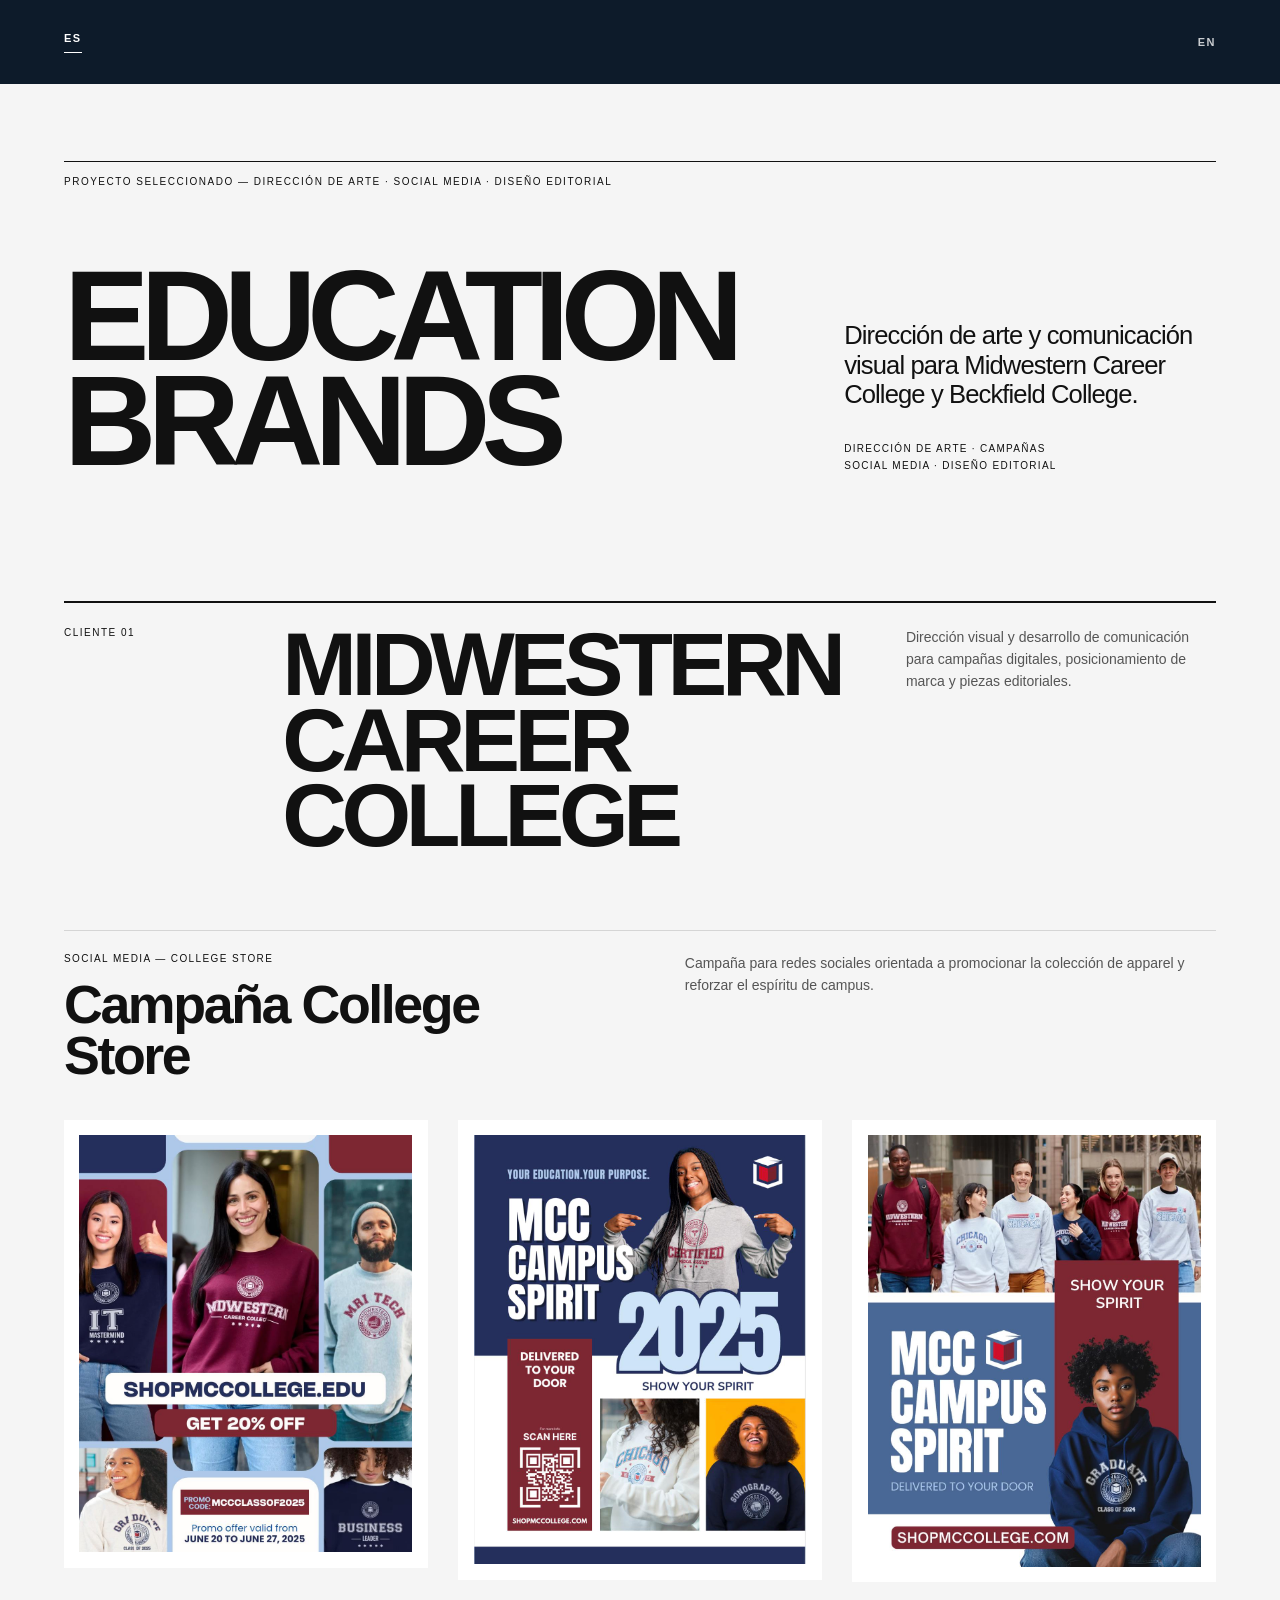
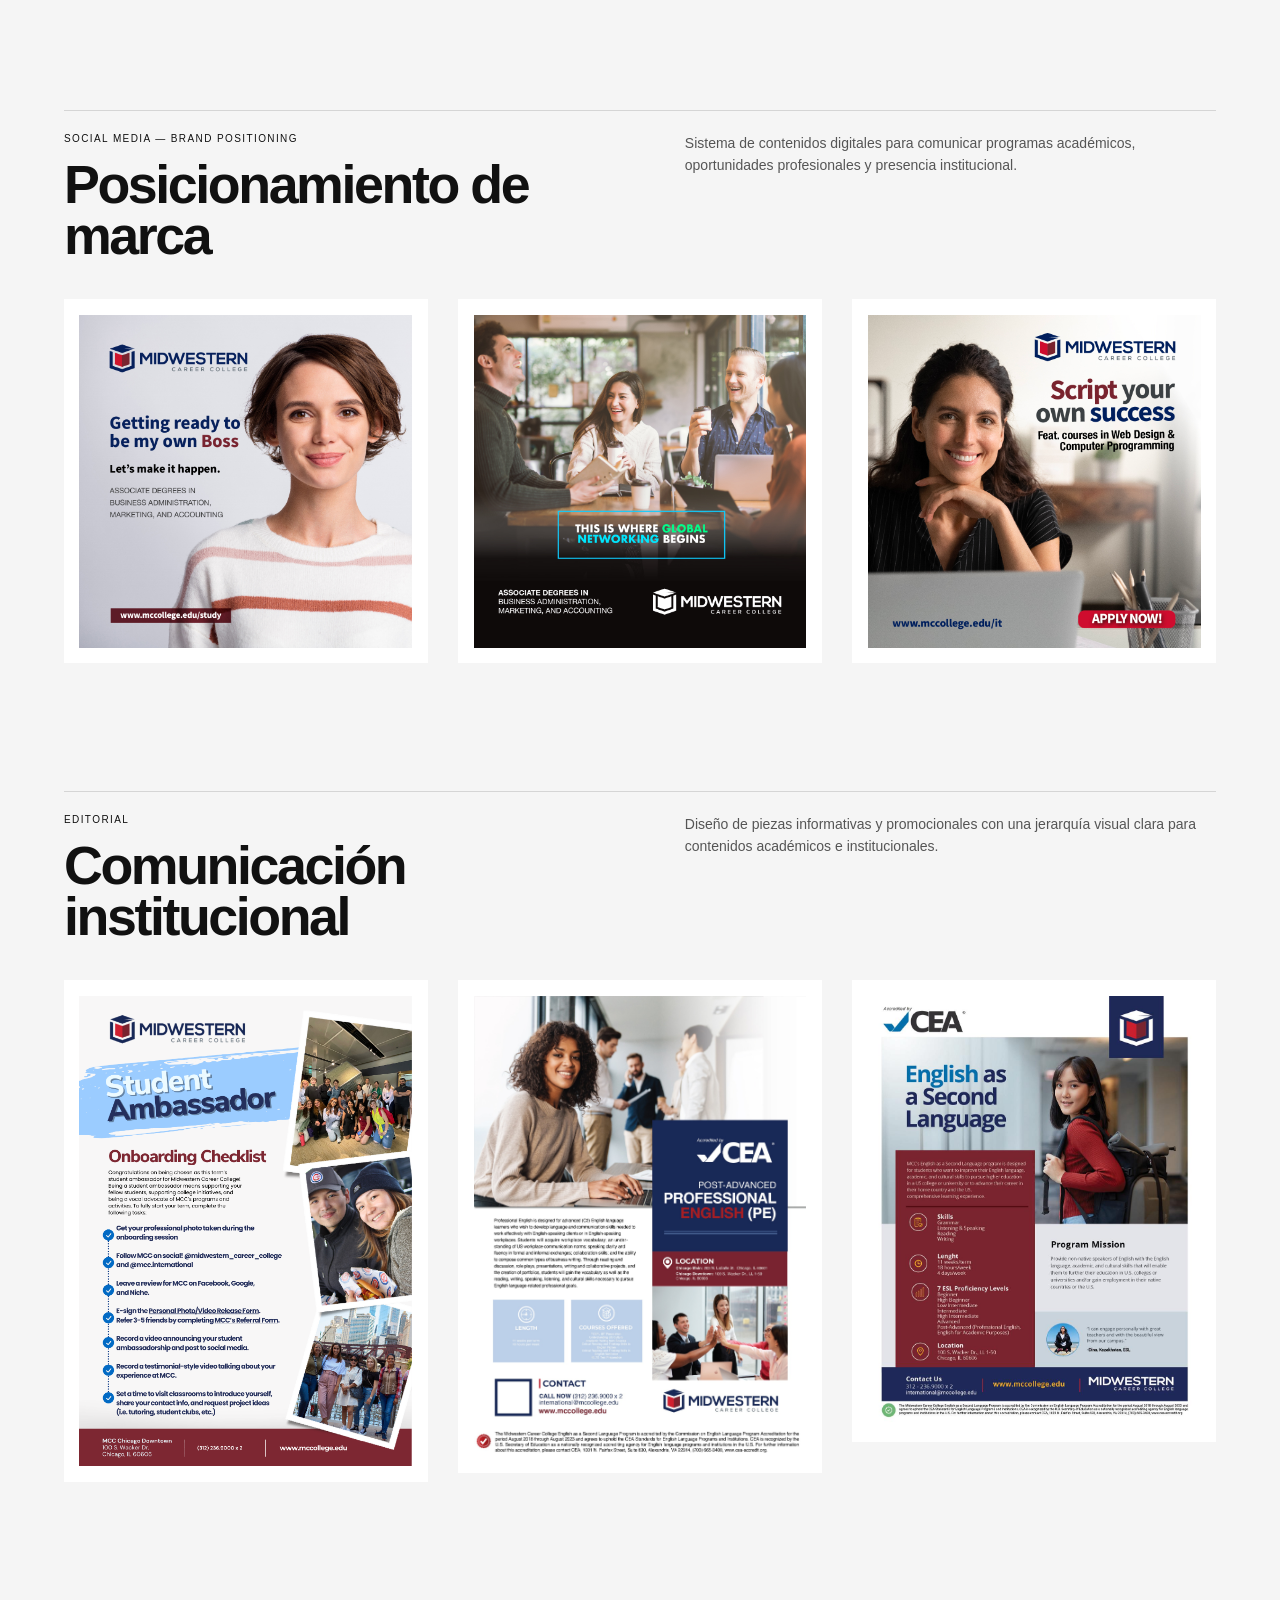
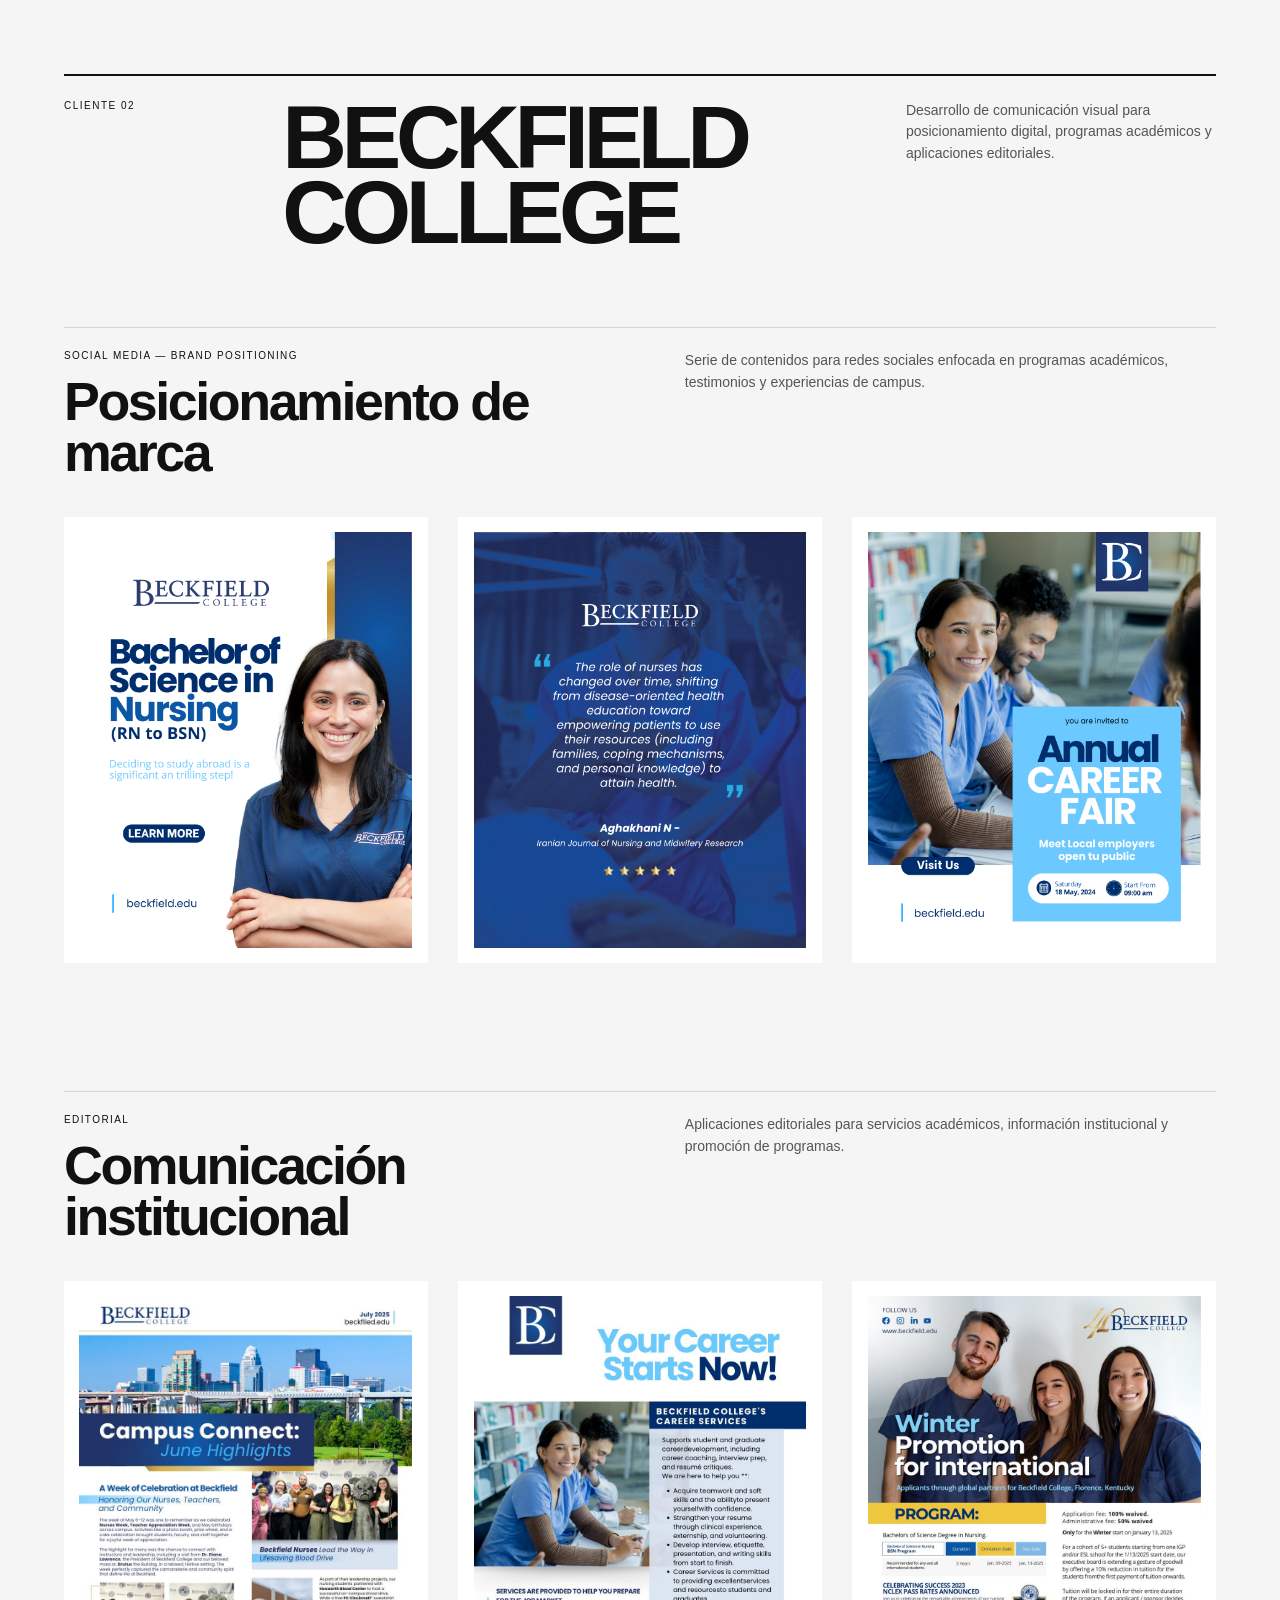
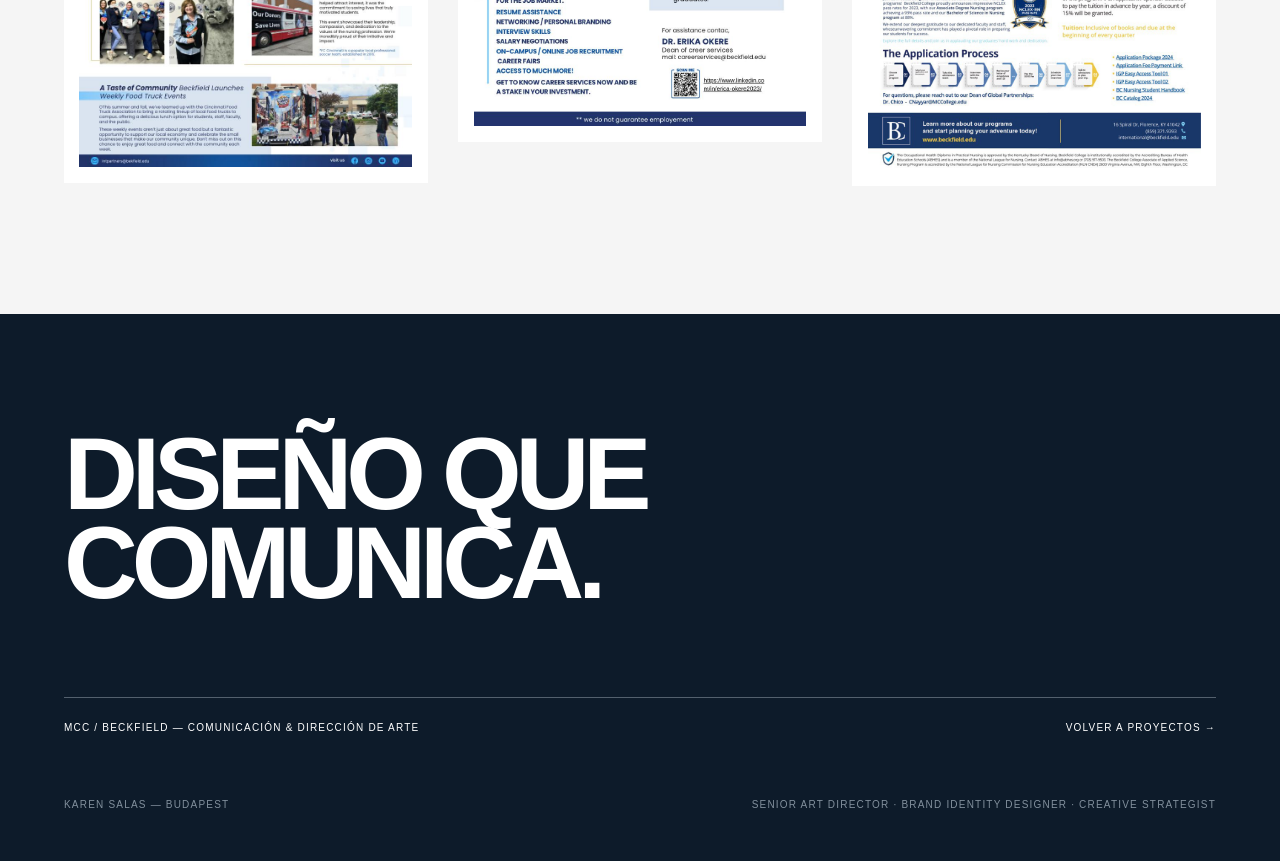
<file: projects/education-brands.html>
<!doctype html>
<html lang="es">
<head>
<meta charset="utf-8">
<meta name="viewport" content="width=device-width,initial-scale=1">
<title>MCC / Beckfield — Karen Salas</title>
<style>
:root{--navy:#0d1b2a;--burgundy:#8b1e3f;--off:#f5f5f5;--ink:#111;--line:#d5d5d5}
*{box-sizing:border-box} body{margin:0;background:var(--off);color:var(--ink);font-family:Inter,Helvetica,Arial,sans-serif}
.wrap{width:min(90vw,1440px);margin:auto} a{color:inherit;text-decoration:none}
nav{height:84px;padding:0 5vw;display:flex;align-items:center;justify-content:space-between}
.ks{font-size:24px;font-weight:800;letter-spacing:-.06em} .links{display:flex;gap:28px;font-size:11px;text-transform:uppercase;letter-spacing:.13em}
.hero{padding:6vw 0 8vw} .kicker{border-top:1px solid;padding-top:14px;font-size:10px;letter-spacing:.15em;text-transform:uppercase}
.hero-grid{display:grid;grid-template-columns:1.3fr .7fr;gap:7vw;align-items:end;margin-top:6vw}
h1{font-size:clamp(64px,10vw,155px);line-height:.82;letter-spacing:-.07em;margin:0}
.intro{font-size:clamp(19px,2vw,30px);line-height:1.15;letter-spacing:-.035em}
.roles{margin-top:30px;font-size:10px;line-height:1.7;letter-spacing:.13em;text-transform:uppercase}
.client-section{padding-top:2vw}
.client-title{border-top:2px solid var(--ink);padding-top:24px;margin-bottom:6vw;display:grid;grid-template-columns:.35fr 1.2fr .65fr;gap:4vw;align-items:start}
.client-index{font-size:10px;letter-spacing:.15em;text-transform:uppercase}
.client-title h2{font-size:clamp(52px,7vw,110px);line-height:.84;letter-spacing:-.06em;margin:0}
.client-title p{margin:0;font-size:14px;line-height:1.55;color:#555}
.second-client{padding-top:5vw}
.project-block{width:min(90vw,1440px);margin:0 auto 10vw;border-top:1px solid var(--line);padding-top:22px}
.block-head{display:grid;grid-template-columns:1fr 1fr;gap:7vw;align-items:start;margin-bottom:3vw}
.eyebrow{font-size:10px;letter-spacing:.14em;text-transform:uppercase;margin-bottom:15px}
h2{font-size:clamp(32px,4.2vw,66px);line-height:.95;letter-spacing:-.045em;margin:0}
.block-head p{margin:0;max-width:620px;font-size:14px;line-height:1.55;color:#555}
.gallery{display:grid;grid-template-columns:repeat(3,1fr);gap:clamp(18px,2.4vw,40px);align-items:start}
figure{margin:0} .image-shell{background:#fff;padding:clamp(10px,1.2vw,18px)}
img{display:block;width:100%;height:auto}
.end{background:var(--navy);color:#fff;padding:9vw 0 4vw}
.end h2{font-size:clamp(55px,8vw,130px);line-height:.87;letter-spacing:-.06em;margin:0 0 7vw}
.endmeta,.footer{display:flex;justify-content:space-between;gap:20px;text-transform:uppercase;letter-spacing:.12em;font-size:10px}
.endmeta{border-top:1px solid #53606d;padding:24px 0} .footer{padding-top:42px;color:#82909d}
@media(max-width:760px){
 .links{gap:12px;font-size:9px} .hero-grid,.block-head,.gallery,.client-title{grid-template-columns:1fr}
 .hero-grid{gap:40px} .gallery{gap:32px} .block-head{gap:20px;margin-bottom:35px}
 .project-block{margin-bottom:90px} .endmeta,.footer{flex-direction:column}
}
</style>

<style id="project4-approved-nav">
body>nav{height:84px;padding:0 5vw;background:#0d1b2a!important;color:#fff;display:flex;align-items:center;justify-content:space-between}
body>nav>a{font-size:11px;font-weight:600;letter-spacing:.13em;text-transform:uppercase;color:rgba(255,255,255,.78)!important;text-decoration:none}
body>nav>a[aria-current="page"]{color:#fff!important}
body>nav>a[aria-current="page"]::after{content:"";display:block;width:18px;height:1px;background:#fff;margin-top:8px}
a[href="../index.html#projects"]{color:#fff!important;transition:color .25s ease!important}
a[href="../index.html#projects"]:hover,a[href="../index.html#projects"]:focus-visible{color:#8b1e3f!important}
</style>
</head>
<body>
<nav><a href="education-brands.html" aria-current="page">ES</a><a href="education-brands-en.html">EN</a></nav>
<header class="hero"><div class="wrap">
<div class="kicker">Proyecto seleccionado — Dirección de arte · Social Media · Diseño editorial</div>
<div class="hero-grid">
<h1>EDUCATION<br>BRANDS</h1>
<div><div class="intro">Dirección de arte y comunicación visual para Midwestern Career College y Beckfield College.</div>
<div class="roles">Dirección de arte · Campañas<br>Social Media · Diseño editorial</div></div>
</div></div></header>
<main>
<section class="client-section">
  <div class="client-title wrap">
    <div class="client-index">CLIENTE 01</div>
    <h2>MIDWESTERN<br>CAREER COLLEGE</h2>
    <p>Dirección visual y desarrollo de comunicación para campañas digitales, posicionamiento de marca y piezas editoriales.</p>
  </div>
  <section class="project-block">
  <div class="block-head">
    <div><div class="eyebrow">Social Media — College Store</div><h2>Campaña College Store</h2></div>
    <p>Campaña para redes sociales orientada a promocionar la colección de apparel y reforzar el espíritu de campus.</p>
  </div>
  <div class="gallery">
    <figure><div class="image-shell"><img src="../assets/embedded-f86be8f41440.jpg" alt="Campaña para redes sociales"></div></figure><figure><div class="image-shell"><img src="../assets/embedded-89d4c94b56e8.jpg" alt="Campaña para redes sociales"></div></figure><figure><div class="image-shell"><img src="../assets/embedded-b1a3f39bfb95.jpg" alt="Campaña para redes sociales"></div></figure>
  </div>
</section>
  <section class="project-block">
  <div class="block-head">
    <div><div class="eyebrow">Social Media — Brand Positioning</div><h2>Posicionamiento de marca</h2></div>
    <p>Sistema de contenidos digitales para comunicar programas académicos, oportunidades profesionales y presencia institucional.</p>
  </div>
  <div class="gallery">
    <figure><div class="image-shell"><img src="../assets/embedded-e886c9faa055.jpg" alt="Posicionamiento de marca"></div></figure><figure><div class="image-shell"><img src="../assets/embedded-7553c7539723.jpg" alt="Posicionamiento de marca"></div></figure><figure><div class="image-shell"><img src="../assets/embedded-0506bbf1464f.jpg" alt="Posicionamiento de marca"></div></figure>
  </div>
</section>
  <section class="project-block">
  <div class="block-head">
    <div><div class="eyebrow">Editorial</div><h2>Comunicación institucional</h2></div>
    <p>Diseño de piezas informativas y promocionales con una jerarquía visual clara para contenidos académicos e institucionales.</p>
  </div>
  <div class="gallery">
    <figure><div class="image-shell"><img src="../assets/embedded-097ac5888493.png" alt="Diseño editorial"></div></figure><figure><div class="image-shell"><img src="../assets/embedded-f29f65074dd1.jpg" alt="Diseño editorial"></div></figure><figure><div class="image-shell"><img src="../assets/embedded-7a1d411f7bf3.jpg" alt="Diseño editorial"></div></figure>
  </div>
</section>
</section>

<section class="client-section second-client">
  <div class="client-title wrap">
    <div class="client-index">CLIENTE 02</div>
    <h2>BECKFIELD<br>COLLEGE</h2>
    <p>Desarrollo de comunicación visual para posicionamiento digital, programas académicos y aplicaciones editoriales.</p>
  </div>
  <section class="project-block">
  <div class="block-head">
    <div><div class="eyebrow">Social Media — Brand Positioning</div><h2>Posicionamiento de marca</h2></div>
    <p>Serie de contenidos para redes sociales enfocada en programas académicos, testimonios y experiencias de campus.</p>
  </div>
  <div class="gallery">
    <figure><div class="image-shell"><img src="../assets/embedded-3cd0c587f018.png" alt="Posicionamiento en redes sociales"></div></figure><figure><div class="image-shell"><img src="../assets/embedded-7a26c0fe1233.png" alt="Posicionamiento en redes sociales"></div></figure><figure><div class="image-shell"><img src="../assets/embedded-b0338d8c7a99.png" alt="Posicionamiento en redes sociales"></div></figure>
  </div>
</section>
  <section class="project-block">
  <div class="block-head">
    <div><div class="eyebrow">Editorial</div><h2>Comunicación institucional</h2></div>
    <p>Aplicaciones editoriales para servicios académicos, información institucional y promoción de programas.</p>
  </div>
  <div class="gallery">
    <figure><div class="image-shell"><img src="../assets/embedded-bff4b83b9136.jpg" alt="Diseño editorial"></div></figure><figure><div class="image-shell"><img src="../assets/embedded-587b844aadde.jpg" alt="Diseño editorial"></div></figure><figure><div class="image-shell"><img src="../assets/embedded-0a00163e40f8.jpg" alt="Diseño editorial"></div></figure>
  </div>
</section>
</section>
</main>
<section class="end"><div class="wrap">
<h2>DISEÑO QUE<br>COMUNICA.</h2>
<div class="endmeta"><span>MCC / Beckfield — Comunicación & Dirección de arte</span><a href="../index.html#projects">Volver a proyectos →</a></div>
<div class="footer"><span>Karen Salas — Budapest</span><span>Senior Art Director · Brand Identity Designer · Creative Strategist</span></div>
</div></section>
</body></html>
</file>
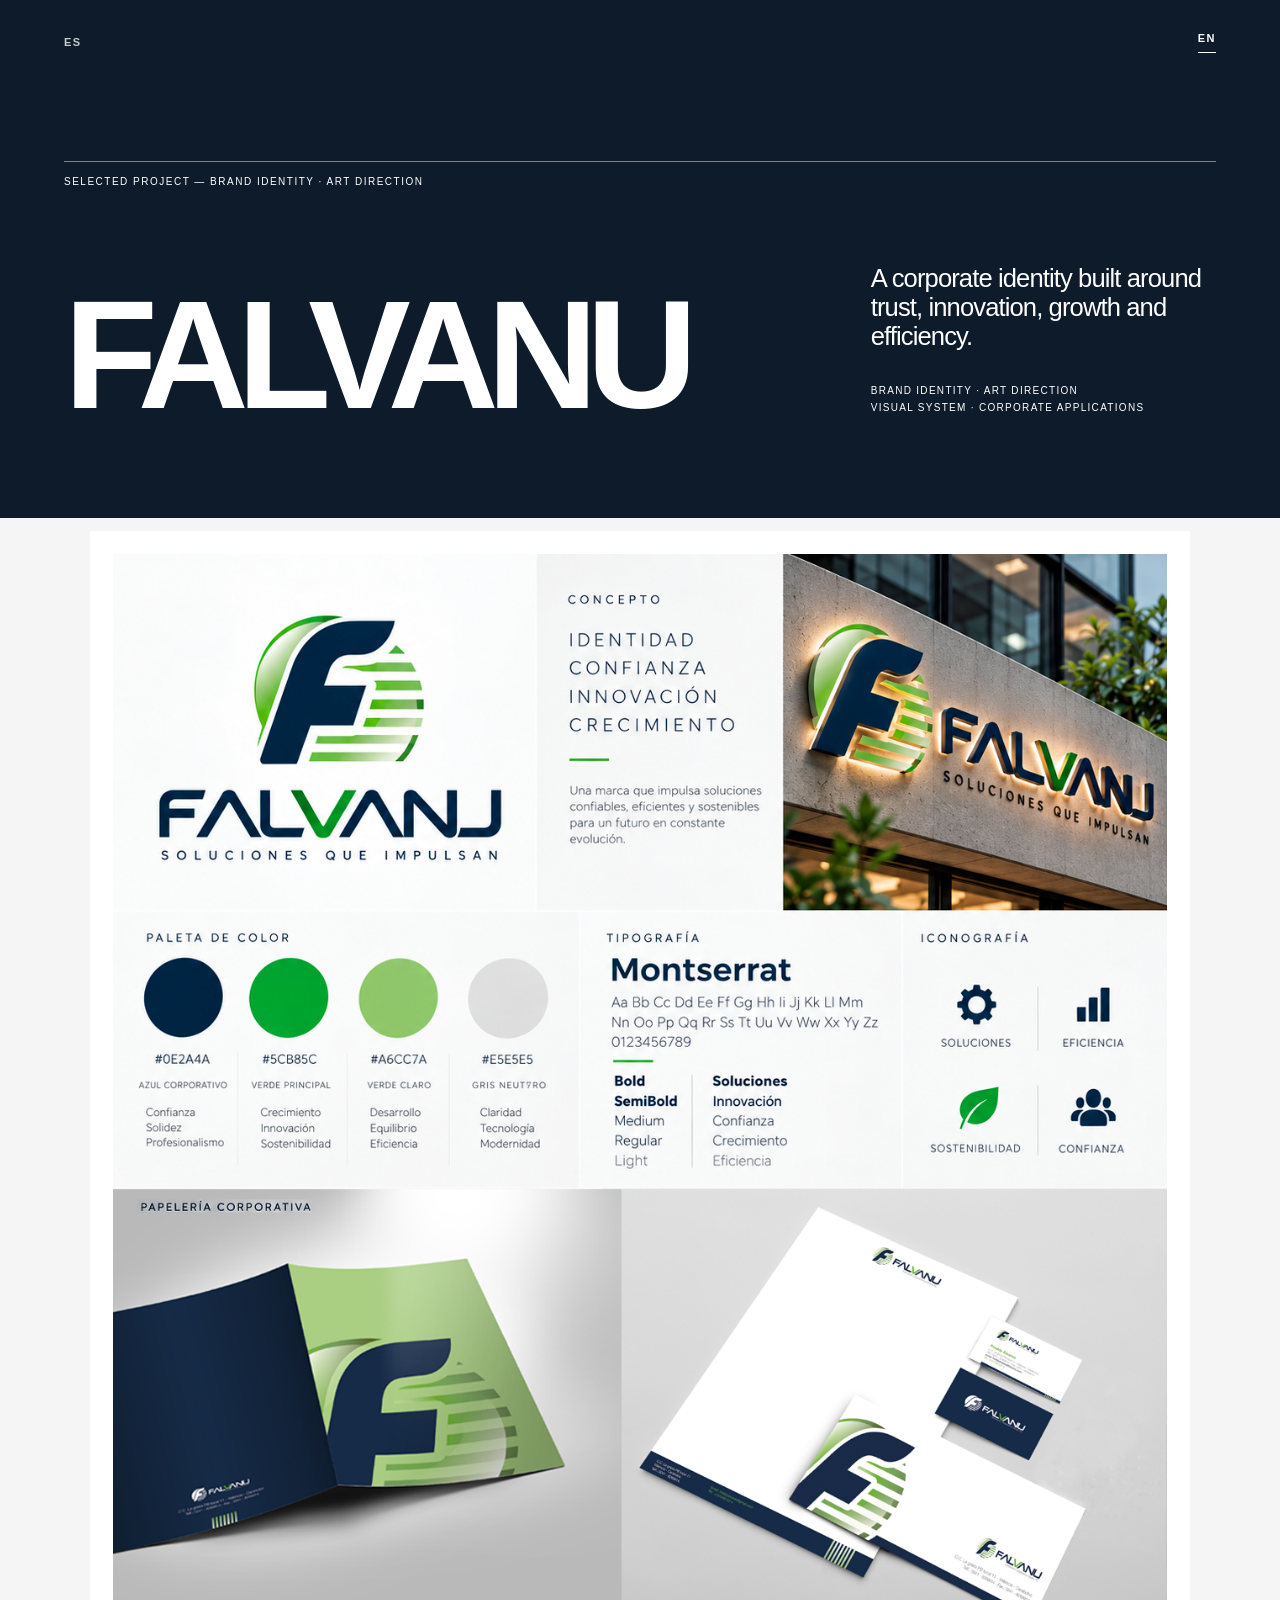
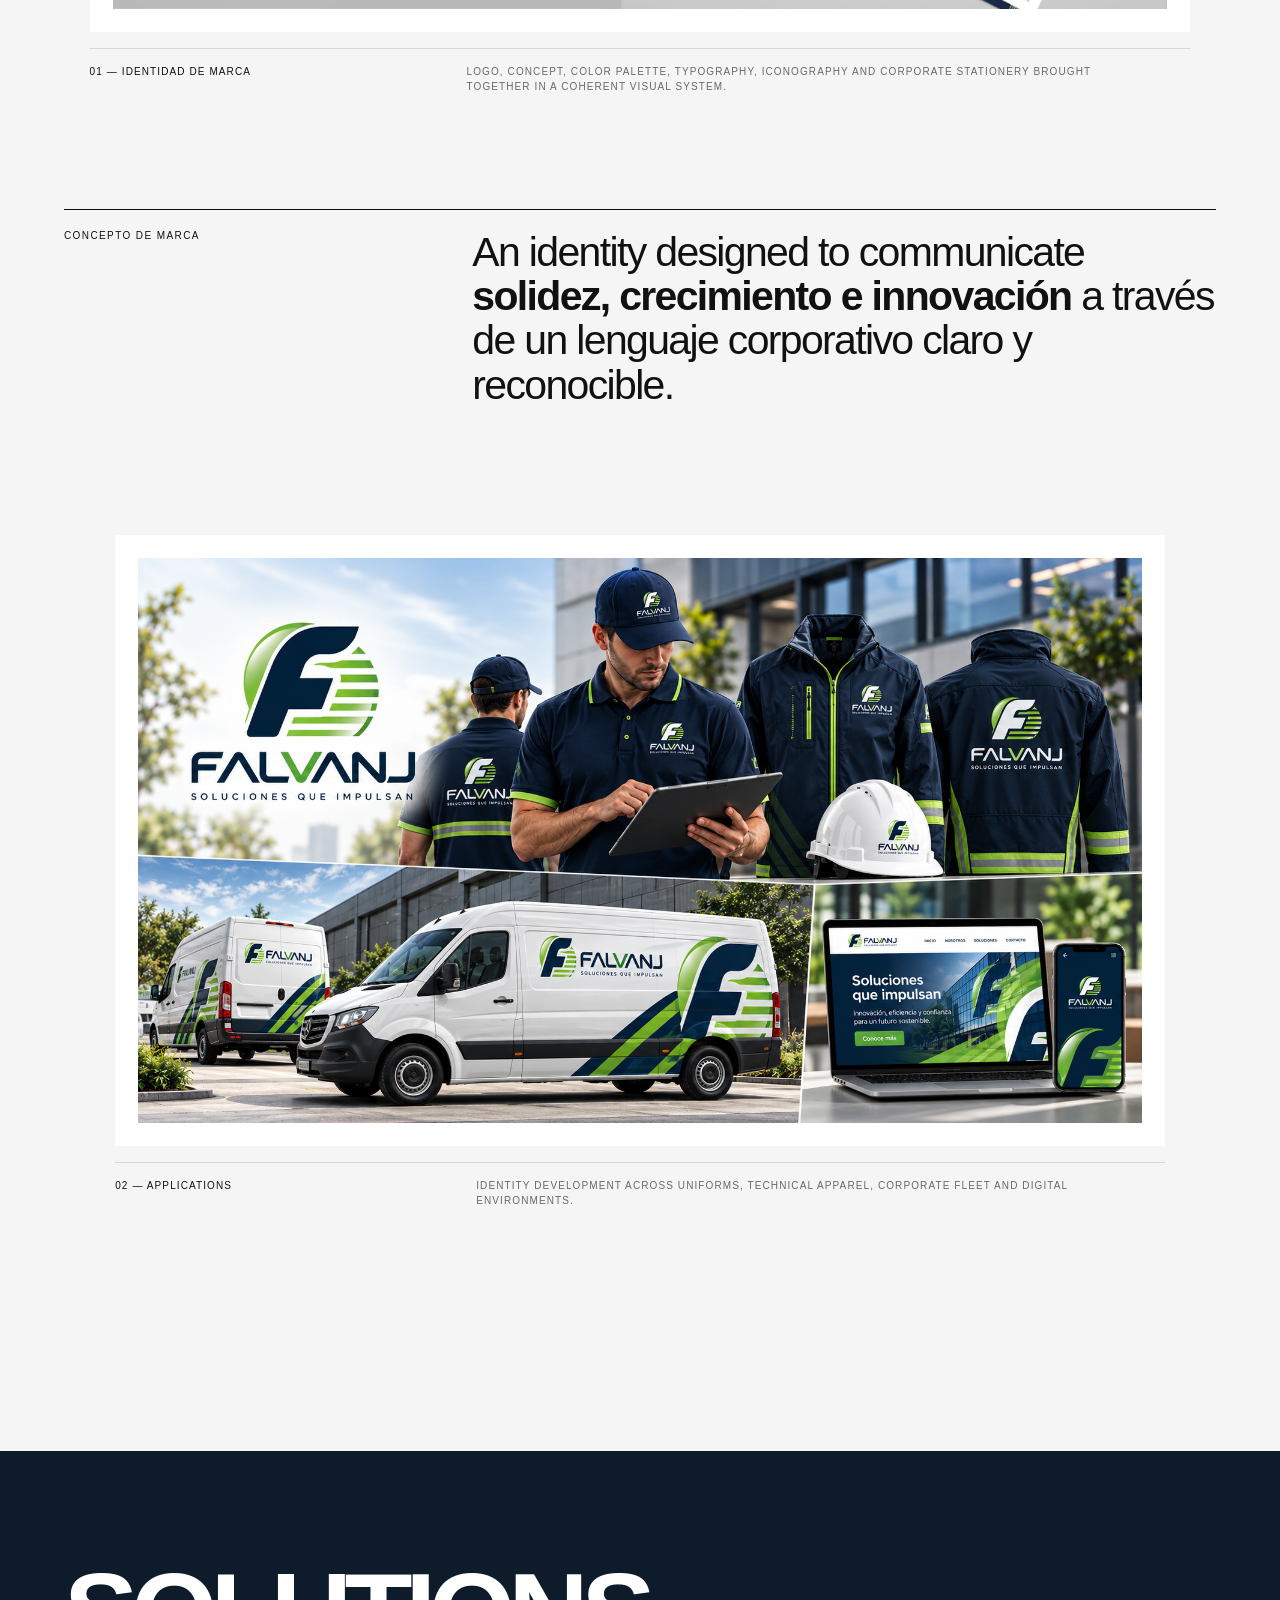
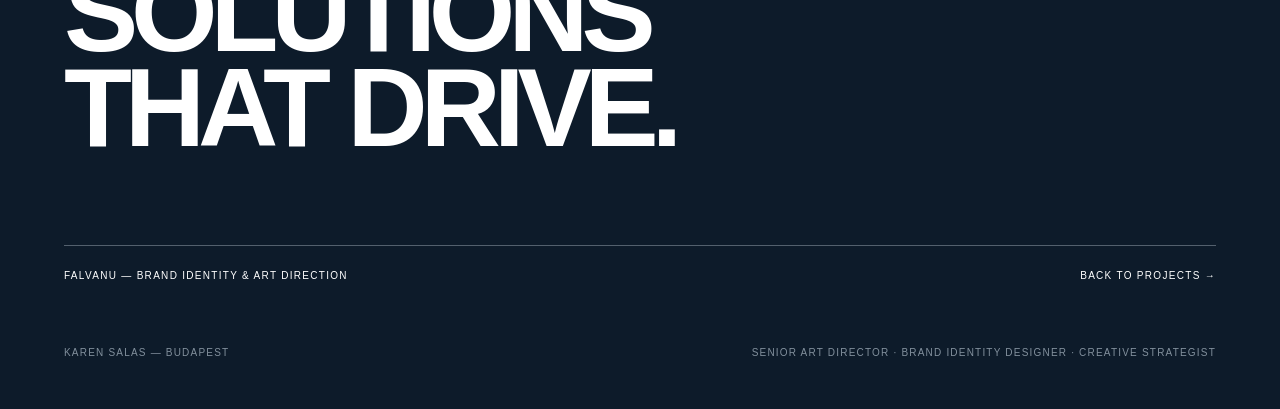
<file: projects/falvanu-en.html>
<!doctype html><html lang="en"><head><meta charset="utf-8"><meta name="viewport" content="width=device-width,initial-scale=1"><title>Falvanu — Karen Salas</title>
<style>
:root{--navy:#0d1b2a;--off:#f5f5f5;--ink:#111;--line:#d6d6d6}*{box-sizing:border-box}body{margin:0;background:var(--off);color:var(--ink);font-family:Inter,Helvetica,Arial,sans-serif}a{color:inherit;text-decoration:none}img{display:block;width:100%;height:auto}.wrap{width:min(90vw,1440px);margin:auto}nav{height:84px;padding:0 5vw;display:flex;align-items:center;justify-content:space-between}.ks{font-size:24px;font-weight:800;letter-spacing:-.06em}.links{display:flex;gap:28px;font-size:11px;text-transform:uppercase;letter-spacing:.13em}.hero{padding:6vw 0 8vw;background:var(--navy);color:#fff}.kicker{border-top:1px solid rgba(255,255,255,.45);padding-top:14px;font-size:10px;letter-spacing:.15em;text-transform:uppercase}.hero-grid{display:grid;grid-template-columns:1.35fr .65fr;gap:7vw;align-items:end;margin-top:6vw}h1{font-size:clamp(76px,12vw,190px);line-height:.79;letter-spacing:-.075em;margin:0}.intro{font-size:clamp(19px,2vw,31px);line-height:1.15;letter-spacing:-.035em}.roles{margin-top:30px;font-size:10px;line-height:1.7;letter-spacing:.13em;text-transform:uppercase}.project{padding:1vw 0 10vw}.block{margin:0 auto 9vw}.brandboard{width:min(86vw,1370px)}.applications{width:min(82vw,1310px)}.image-frame{background:#fff;padding:clamp(14px,1.8vw,28px)}.caption{display:grid;grid-template-columns:.45fr 1fr;gap:4vw;border-top:1px solid var(--line);padding-top:15px;margin-top:16px;font-size:10px;line-height:1.5;letter-spacing:.11em;text-transform:uppercase}.caption span:last-child{color:#686868;max-width:650px}.statement{width:min(90vw,1440px);margin:2vw auto 10vw;display:grid;grid-template-columns:.6fr 1.4fr;gap:7vw;border-top:1px solid;padding-top:20px}.statement .label{font-size:10px;letter-spacing:.14em;text-transform:uppercase}.statement p{font-size:clamp(22px,3.2vw,50px);line-height:1.08;letter-spacing:-.04em;margin:0;color:#111}.statement strong{color:#111;font-weight:600}.end{background:var(--navy);color:#fff;padding:9vw 0 4vw}.end h2{font-size:clamp(58px,8.7vw,140px);line-height:.85;letter-spacing:-.065em;margin:0 0 7vw}.endmeta{border-top:1px solid #53606d;padding:24px 0;display:flex;justify-content:space-between;font-size:10px;letter-spacing:.13em;text-transform:uppercase}.footer{padding-top:42px;color:#82909d;font-size:10px;display:flex;justify-content:space-between;text-transform:uppercase;letter-spacing:.12em}@media(max-width:760px){.links{gap:12px;font-size:9px}.hero-grid,.statement,.caption{grid-template-columns:1fr}.hero-grid{gap:40px}.brandboard,.applications{width:90vw}.caption{gap:6px}.statement{gap:25px}.endmeta,.footer{gap:18px;flex-direction:column}}
</style>
<style id="bilingual-nav-only">
body>nav{height:84px;padding:0 5vw;background:#0d1b2a;color:#fff;display:flex;align-items:center;justify-content:space-between}
body>nav>a{font-size:11px;font-weight:600;letter-spacing:.13em;text-transform:uppercase;color:rgba(255,255,255,.78)}
body>nav>a[aria-current="page"]{color:#fff}
body>nav>a[aria-current="page"]::after{content:"";display:block;width:18px;height:1px;background:#fff;margin-top:8px}
</style>

<style id="back-projects-hover-v44">
a[href="../index.html#projects"]{
  color:#fff !important;
  transition:color .25s ease !important;
}
a[href="../index.html#projects"]:hover,
a[href="../index.html#projects"]:focus-visible{
  color:#8b1e3f !important;
}
</style>
</head><body>
<nav><a href="falvanu.html">ES</a><a href="falvanu-en.html" aria-current="page">EN</a></nav>
<header class="hero"><div class="wrap"><div class="kicker">Selected Project — Brand Identity · Art Direction</div><div class="hero-grid"><h1>FALVANU</h1><div><div class="intro">A corporate identity built around trust, innovation, growth and efficiency.</div><div class="roles">Brand Identity · Art Direction<br>Visual System · Corporate Applications</div></div></div></div></header>
<main class="project">
<section class="block brandboard"><div class="image-frame"><img src="../assets/embedded-be0d2f02fd55.png" alt="Falvanu brand identity board"></div><div class="caption"><span>01 — Identidad de marca</span><span>Logo, concept, color palette, typography, iconography and corporate stationery brought together in a coherent visual system.</span></div></section>
<section class="statement"><div class="label">Concepto de marca</div><p>An identity designed to communicate <strong>solidez, crecimiento e innovación</strong> a través de un lenguaje corporativo claro y reconocible.</p></section>
<section class="block applications"><div class="image-frame"><img src="../assets/embedded-f3dfd7935ec3.png" alt="Falvanu corporate brand applications"></div><div class="caption"><span>02 — Applications</span><span>Identity development across uniforms, technical apparel, corporate fleet and digital environments.</span></div></section>
</main>
<section class="end"><div class="wrap"><h2>SOLUTIONS<br>THAT DRIVE.</h2><div class="endmeta"><span>Falvanu — Brand Identity & Art Direction</span><a href="../index.html#projects">Back to Projects →</a></div><div class="footer"><span>Karen Salas — Budapest</span><span>Senior Art Director · Brand Identity Designer · Creative Strategist</span></div></div></section>
</body></html>
</file>
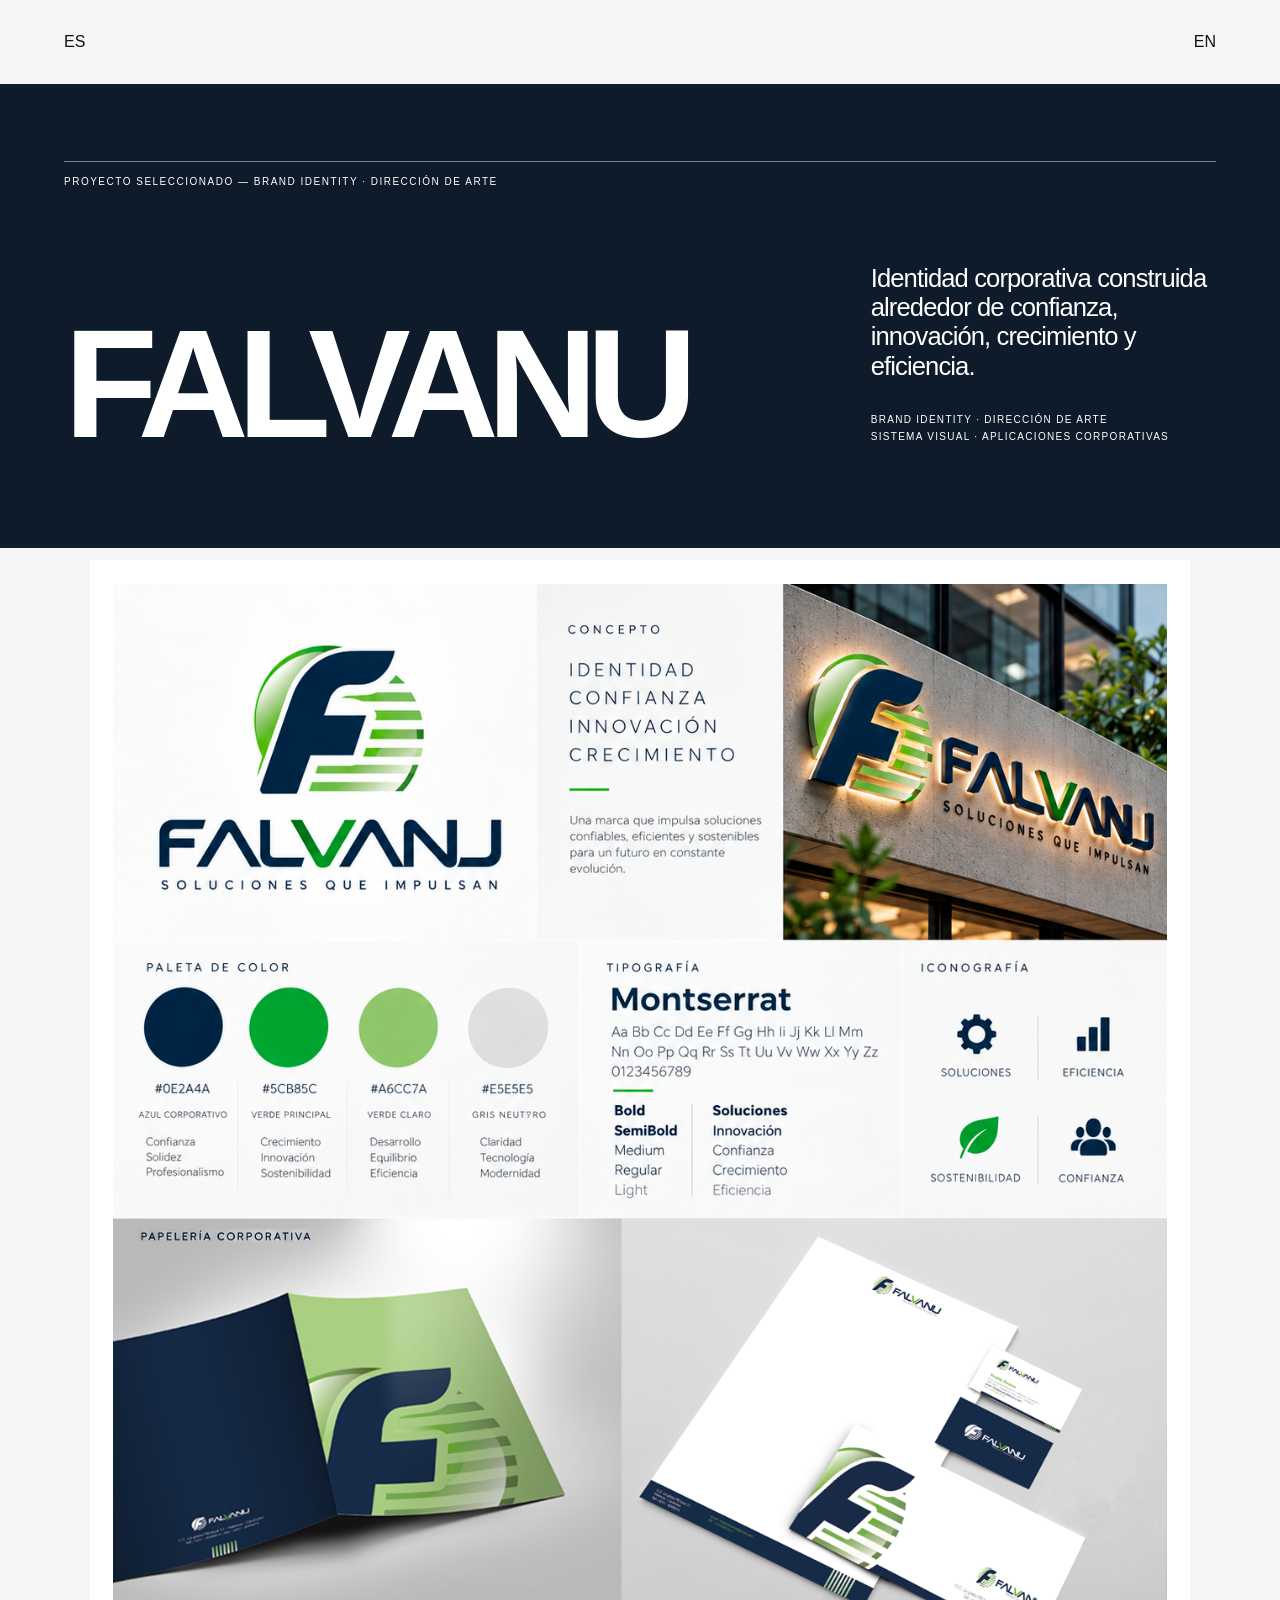
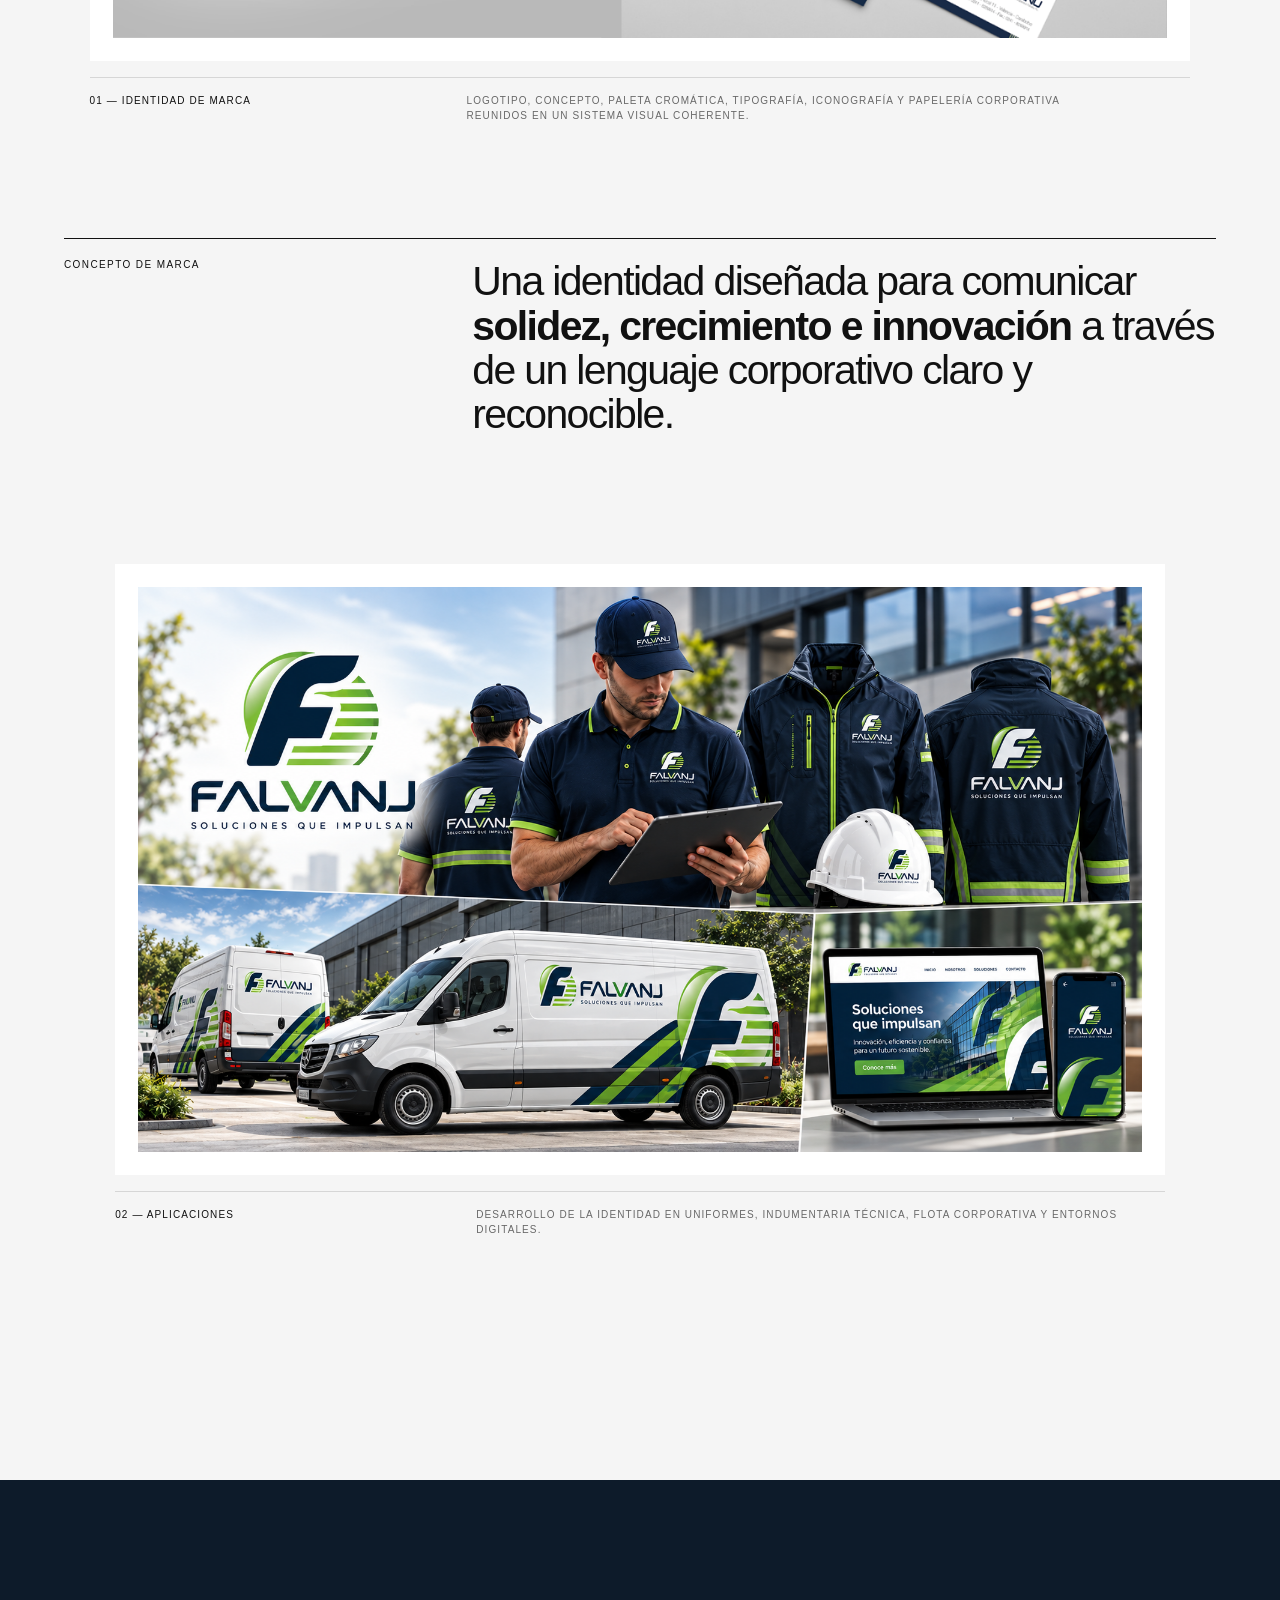
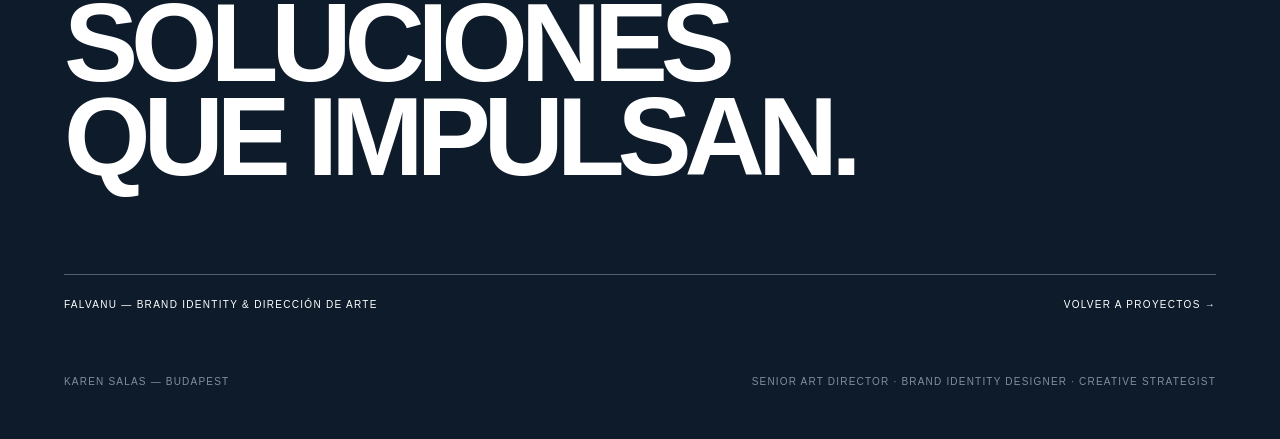
<file: projects/falvanu.html>
<!doctype html><html lang="es"><head><meta charset="utf-8"><meta name="viewport" content="width=device-width,initial-scale=1"><title>Falvanu — Karen Salas</title>
<style>
:root{--navy:#0d1b2a;--off:#f5f5f5;--ink:#111;--line:#d6d6d6}*{box-sizing:border-box}body{margin:0;background:var(--off);color:var(--ink);font-family:Inter,Helvetica,Arial,sans-serif}a{color:inherit;text-decoration:none}img{display:block;width:100%;height:auto}.wrap{width:min(90vw,1440px);margin:auto}nav{height:84px;padding:0 5vw;display:flex;align-items:center;justify-content:space-between}.ks{font-size:24px;font-weight:800;letter-spacing:-.06em}.links{display:flex;gap:28px;font-size:11px;text-transform:uppercase;letter-spacing:.13em}.hero{padding:6vw 0 8vw;background:var(--navy);color:#fff}.kicker{border-top:1px solid rgba(255,255,255,.45);padding-top:14px;font-size:10px;letter-spacing:.15em;text-transform:uppercase}.hero-grid{display:grid;grid-template-columns:1.35fr .65fr;gap:7vw;align-items:end;margin-top:6vw}h1{font-size:clamp(76px,12vw,190px);line-height:.79;letter-spacing:-.075em;margin:0}.intro{font-size:clamp(19px,2vw,31px);line-height:1.15;letter-spacing:-.035em}.roles{margin-top:30px;font-size:10px;line-height:1.7;letter-spacing:.13em;text-transform:uppercase}.project{padding:1vw 0 10vw}.block{margin:0 auto 9vw}.brandboard{width:min(86vw,1370px)}.applications{width:min(82vw,1310px)}.image-frame{background:#fff;padding:clamp(14px,1.8vw,28px)}.caption{display:grid;grid-template-columns:.45fr 1fr;gap:4vw;border-top:1px solid var(--line);padding-top:15px;margin-top:16px;font-size:10px;line-height:1.5;letter-spacing:.11em;text-transform:uppercase}.caption span:last-child{color:#686868;max-width:650px}.statement{width:min(90vw,1440px);margin:2vw auto 10vw;display:grid;grid-template-columns:.6fr 1.4fr;gap:7vw;border-top:1px solid;padding-top:20px}.statement .label{font-size:10px;letter-spacing:.14em;text-transform:uppercase}.statement p{font-size:clamp(22px,3.2vw,50px);line-height:1.08;letter-spacing:-.04em;margin:0;color:#111}.statement strong{color:#111;font-weight:600}.end{background:var(--navy);color:#fff;padding:9vw 0 4vw}.end h2{font-size:clamp(58px,8.7vw,140px);line-height:.85;letter-spacing:-.065em;margin:0 0 7vw}.endmeta{border-top:1px solid #53606d;padding:24px 0;display:flex;justify-content:space-between;font-size:10px;letter-spacing:.13em;text-transform:uppercase}.footer{padding-top:42px;color:#82909d;font-size:10px;display:flex;justify-content:space-between;text-transform:uppercase;letter-spacing:.12em}@media(max-width:760px){.links{gap:12px;font-size:9px}.hero-grid,.statement,.caption{grid-template-columns:1fr}.hero-grid{gap:40px}.brandboard,.applications{width:90vw}.caption{gap:6px}.statement{gap:25px}.endmeta,.footer{gap:18px;flex-direction:column}}
</style></head><body>
<nav><a href="falvanu.html" aria-current="page">ES</a><a href="falvanu-en.html">EN</a></nav>
<header class="hero"><div class="wrap"><div class="kicker">Proyecto seleccionado — Brand Identity · Dirección de arte</div><div class="hero-grid"><h1>FALVANU</h1><div><div class="intro">Identidad corporativa construida alrededor de confianza, innovación, crecimiento y eficiencia.</div><div class="roles">Brand Identity · Dirección de arte<br>Sistema visual · Aplicaciones corporativas</div></div></div></div></header>
<main class="project">
<section class="block brandboard"><div class="image-frame"><img src="../assets/embedded-be0d2f02fd55.png" alt="Falvanu brand identity board"></div><div class="caption"><span>01 — Identidad de marca</span><span>Logotipo, concepto, paleta cromática, tipografía, iconografía y papelería corporativa reunidos en un sistema visual coherente.</span></div></section>
<section class="statement"><div class="label">Concepto de marca</div><p>Una identidad diseñada para comunicar <strong>solidez, crecimiento e innovación</strong> a través de un lenguaje corporativo claro y reconocible.</p></section>
<section class="block applications"><div class="image-frame"><img src="../assets/embedded-f3dfd7935ec3.png" alt="Falvanu corporate brand applications"></div><div class="caption"><span>02 — Aplicaciones</span><span>Desarrollo de la identidad en uniformes, indumentaria técnica, flota corporativa y entornos digitales.</span></div></section>
</main>
<section class="end"><div class="wrap"><h2>SOLUCIONES<br>QUE IMPULSAN.</h2><div class="endmeta"><span>Falvanu — Brand Identity & Dirección de arte</span><a href="#">Volver a proyectos →</a></div><div class="footer"><span>Karen Salas — Budapest</span><span>Senior Art Director · Brand Identity Designer · Creative Strategist</span></div></div></section>
</body></html>
</file>
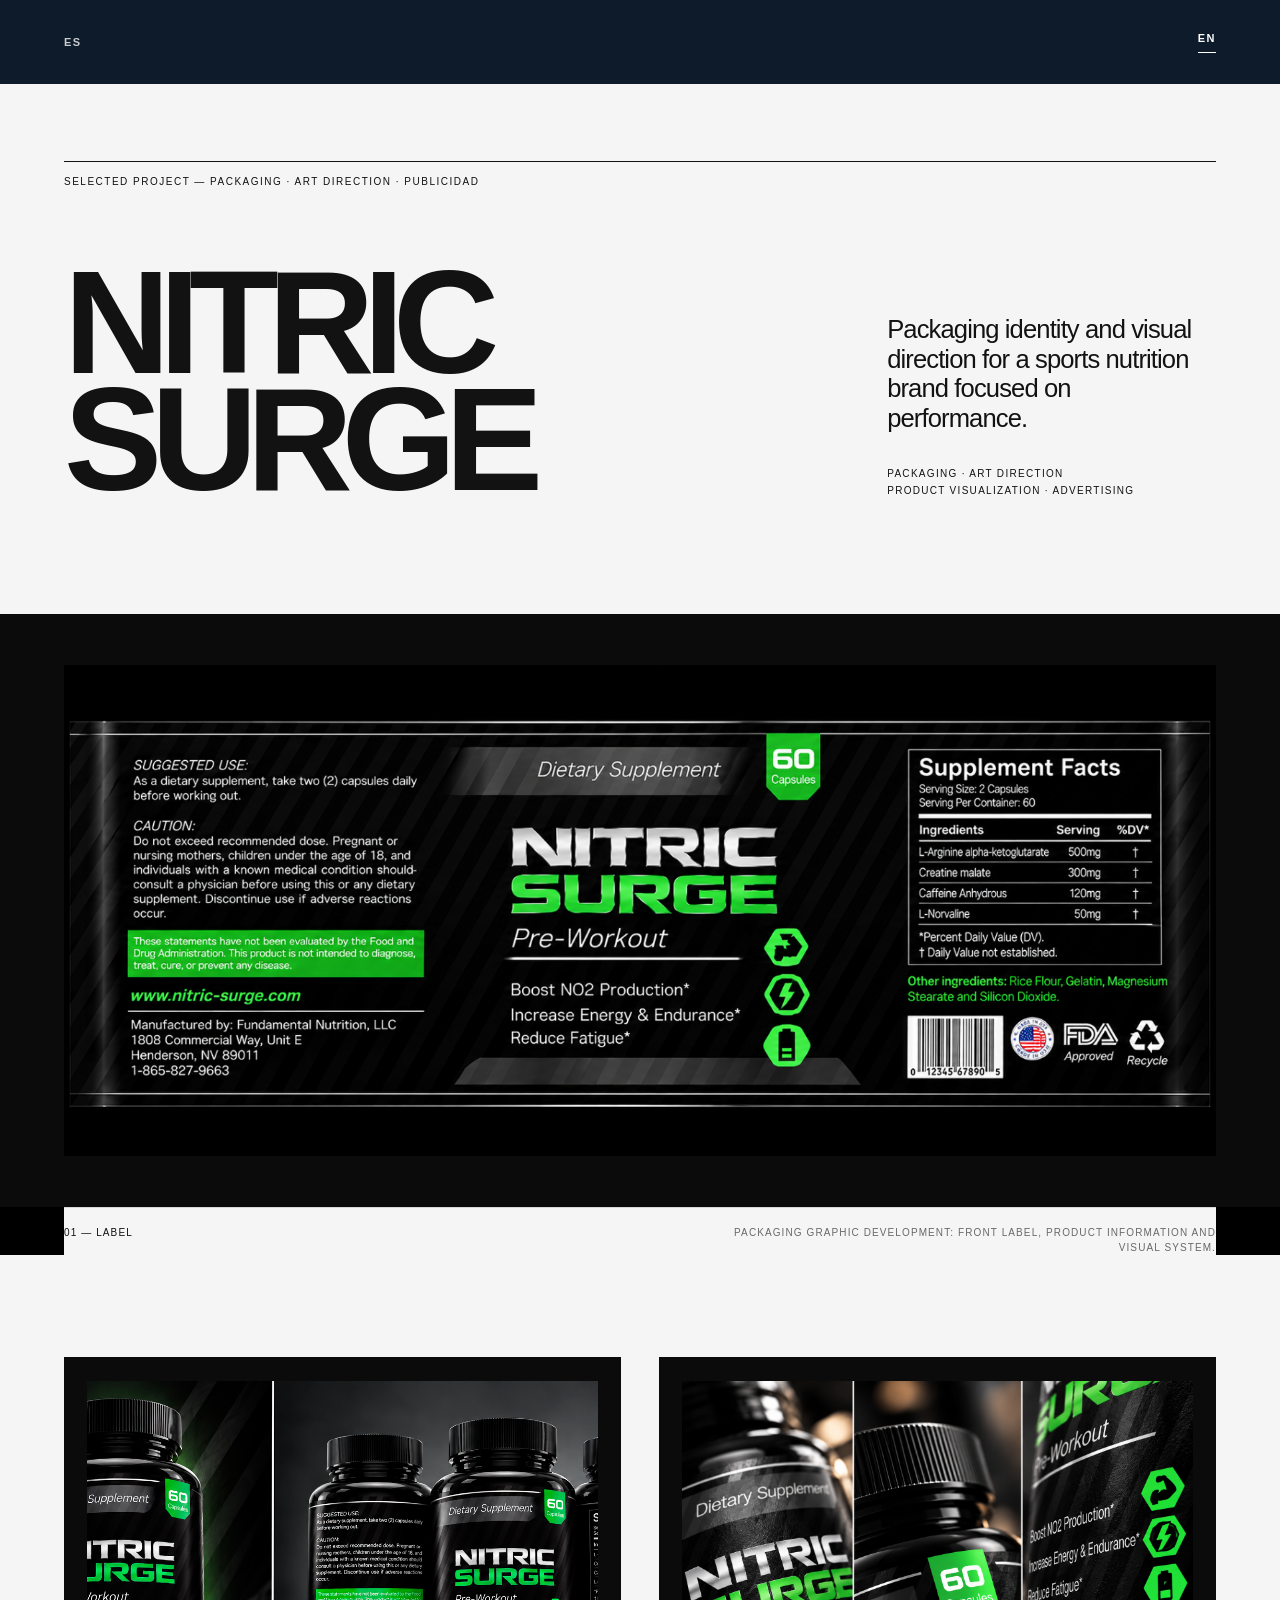
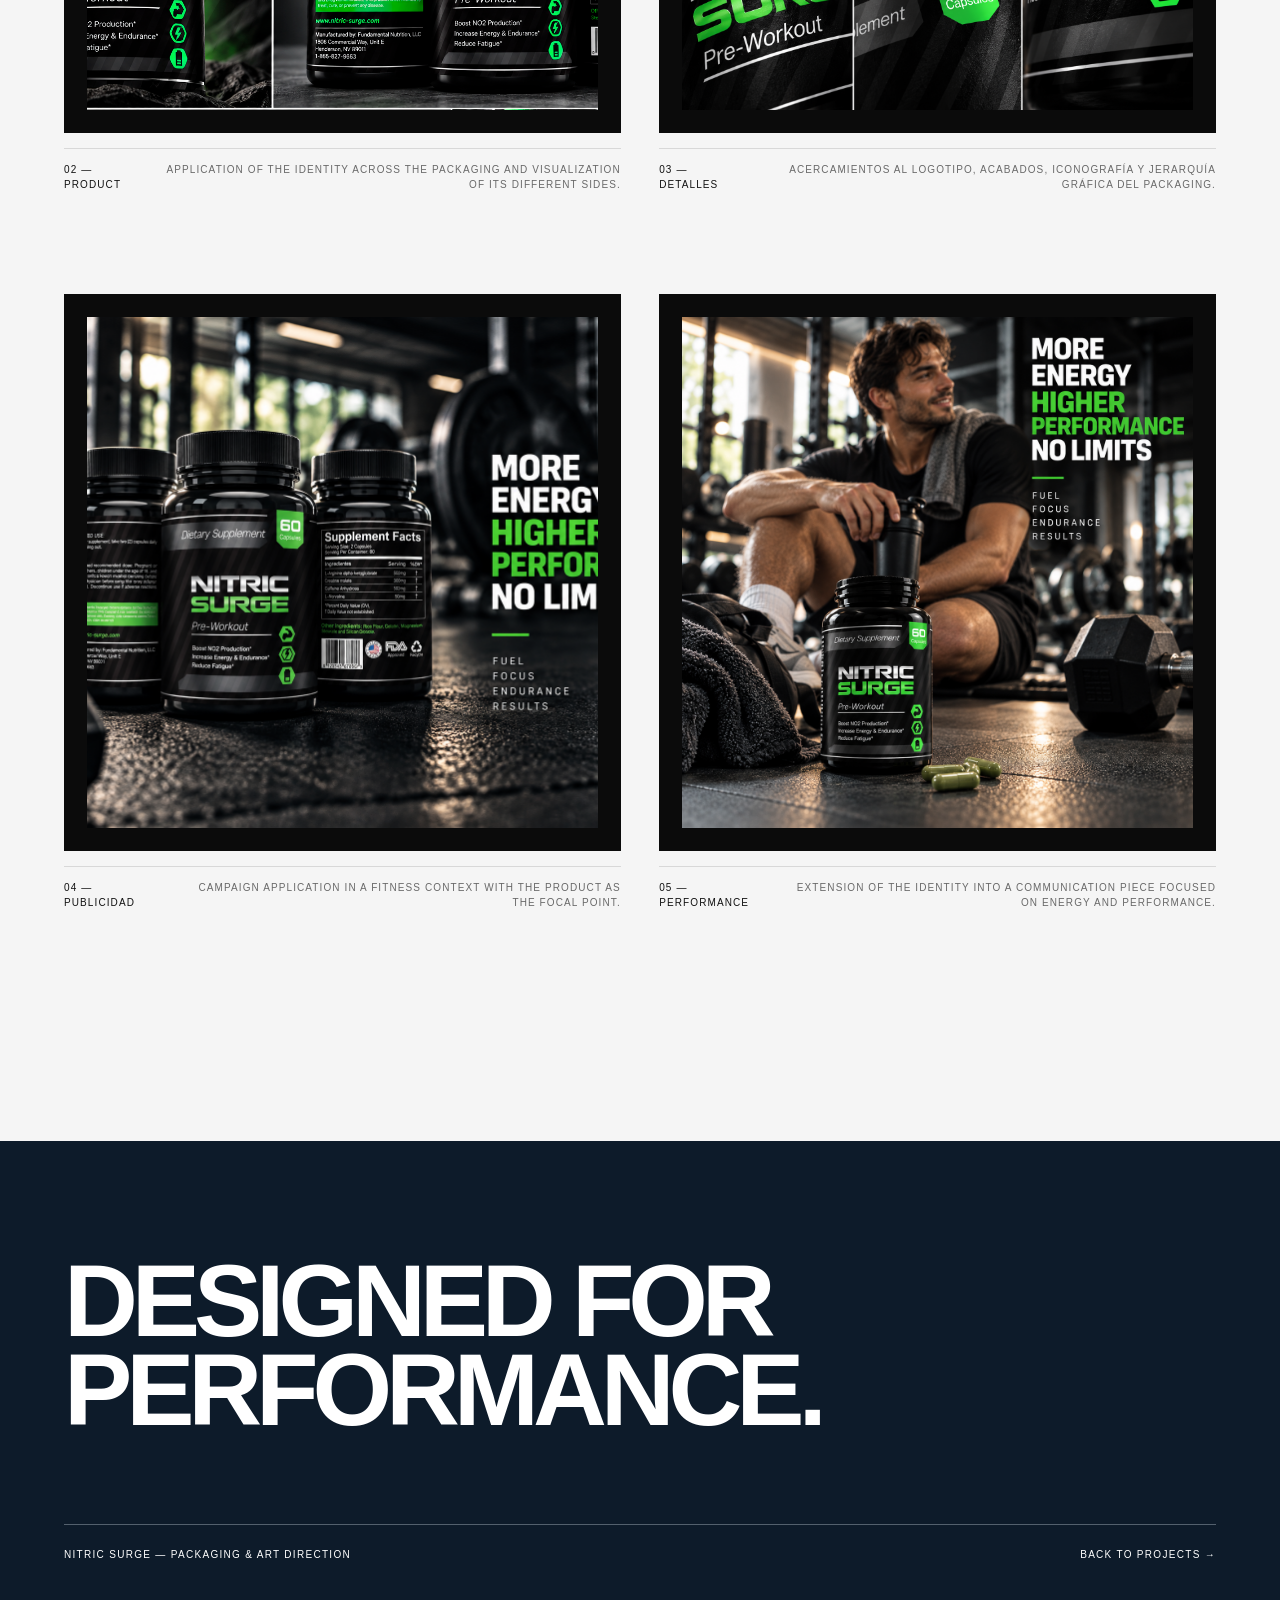
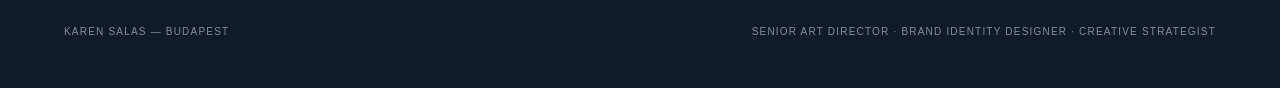
<file: projects/nitric-surge-en.html>
<!doctype html>
<html lang="en">
<head>
<meta charset="utf-8">
<meta name="viewport" content="width=device-width,initial-scale=1">
<title>Nitric Surge — Karen Salas</title>
<style>
:root{--navy:#0d1b2a;--off:#f5f5f5;--ink:#121212;--line:#d8d8d8}
*{box-sizing:border-box}
html{scroll-behavior:smooth}
body{margin:0;background:var(--off);color:var(--ink);font-family:Inter,Helvetica,Arial,sans-serif}
a{color:inherit;text-decoration:none}
img{display:block;width:100%;height:auto}
.wrap{width:min(90vw,1440px);margin:auto}
nav{height:84px;padding:0 5vw;display:flex;align-items:center;justify-content:space-between}
.ks{font-size:24px;font-weight:800;letter-spacing:-.06em}
.links{display:flex;gap:28px;font-size:11px;text-transform:uppercase;letter-spacing:.13em}
.hero{padding:6vw 0 7vw}
.kicker{border-top:1px solid var(--ink);padding-top:14px;font-size:10px;letter-spacing:.15em;text-transform:uppercase}
.hero-grid{display:grid;grid-template-columns:1.45fr .65fr;gap:7vw;align-items:end;margin-top:6vw}
h1{font-size:clamp(70px,11.5vw,180px);line-height:.8;letter-spacing:-.075em;margin:0;font-weight:800}
.intro{font-size:clamp(19px,2vw,31px);line-height:1.15;letter-spacing:-.035em}
.roles{margin-top:32px;font-size:10px;line-height:1.7;letter-spacing:.13em;text-transform:uppercase}
.portfolio{padding:2vw 0 10vw}
.block{margin:0 auto 8vw}
.label-fullbleed{width:100vw;margin-left:calc(50% - 50vw);margin-right:calc(50% - 50vw);background:#000}
.label-fullbleed .frame{padding:clamp(28px,4vw,68px) 5vw;background:#000}
.label-fullbleed .frame img{width:min(90vw,1580px);margin:0 auto}
.label-fullbleed .caption{
  width:min(90vw,1440px);
  margin:0 auto;
  padding-top:18px;
  background:var(--off);
  position:relative;
}
.label-fullbleed .caption::before{
  content:"";
  position:absolute;
  top:0;
  left:50%;
  width:100vw;
  height:100%;
  transform:translateX(-50%);
  background:var(--off);
  z-index:-1;
}
.label-fullbleed .frame{margin:0;border:0}

.frame{background:#fff;padding:clamp(18px,2.3vw,36px)}
.frame.dark{background:#0b0b0b}
.caption{display:flex;justify-content:space-between;gap:30px;border-top:1px solid var(--line);padding-top:14px;margin-top:15px;font-size:10px;line-height:1.45;letter-spacing:.11em;text-transform:uppercase}
.caption span:last-child{text-align:right;color:#696969;max-width:520px}
.grid2{display:grid;grid-template-columns:1fr 1fr;gap:clamp(24px,3vw,52px);align-items:start}
.card .frame{padding:clamp(14px,1.8vw,28px)}
.product-img{aspect-ratio:1.55/1;object-fit:cover}
.details-img{aspect-ratio:1.55/1;object-fit:cover}
.ad-img{aspect-ratio:1/1;object-fit:cover}
.end{background:var(--navy);color:#fff;padding:9vw 0 4vw}
.end h2{font-size:clamp(55px,8vw,132px);line-height:.87;letter-spacing:-.06em;margin:0 0 7vw}
.endmeta{border-top:1px solid #53606d;padding:24px 0;display:flex;justify-content:space-between;font-size:10px;letter-spacing:.13em;text-transform:uppercase}
.footer{padding-top:42px;color:#82909d;font-size:10px;display:flex;justify-content:space-between;text-transform:uppercase;letter-spacing:.12em}
@media(max-width:760px){
 .links{gap:12px;font-size:9px}
 .hero{padding-top:60px}
 .hero-grid,.grid2{grid-template-columns:1fr}
 .hero-grid{gap:40px}
 .block{margin-bottom:70px}
 .caption{flex-direction:column;gap:6px}
 .caption span:last-child{text-align:left}
 .endmeta,.footer{gap:18px;flex-direction:column}
}
</style>

<style id="project3-bilingual-v45">
body>nav{height:84px;padding:0 5vw;background:#0d1b2a;color:#fff;display:flex;align-items:center;justify-content:space-between}
body>nav>a{font-size:11px;font-weight:600;letter-spacing:.13em;text-transform:uppercase;color:rgba(255,255,255,.78);text-decoration:none}
body>nav>a[aria-current="page"]{color:#fff}
body>nav>a[aria-current="page"]::after{content:"";display:block;width:18px;height:1px;background:#fff;margin-top:8px}
a[href="../index.html#projects"]{color:#fff!important;transition:color .25s ease!important}
a[href="../index.html#projects"]:hover,a[href="../index.html#projects"]:focus-visible{color:#8b1e3f!important}
</style>
</head>
<body>
<nav><a href="nitric-surge.html">ES</a><a href="nitric-surge-en.html" aria-current="page">EN</a></nav>

<header class="hero">
<div class="wrap">
<div class="kicker">Selected Project — Packaging · Art Direction · Publicidad</div>
<div class="hero-grid">
<h1>NITRIC<br>SURGE</h1>
<div>
<div class="intro">Packaging identity and visual direction for a sports nutrition brand focused on performance.</div>
<div class="roles">Packaging · Art Direction<br>Product Visualization · Advertising</div>
</div>
</div>
</div>
</header>

<main class="portfolio">
<div class="wrap">

<section class="block label-fullbleed">
<div class="frame dark"><img src="../assets/embedded-0c78968a6972.png" alt="Diseño completo de etiqueta Nitric Surge"></div>
<div class="caption"><span>01 — Label</span><span>Packaging graphic development: front label, product information and visual system.</span></div>
</section>

<section class="block grid2">
<article class="card">
<div class="frame dark"><img class="product-img" src="../assets/embedded-d57ef56a67fb.png" alt="Presentación de producto Nitric Surge"></div>
<div class="caption"><span>02 — Product</span><span>Application of the identity across the packaging and visualization of its different sides.</span></div>
</article>
<article class="card">
<div class="frame dark"><img class="details-img" src="../assets/embedded-f99253f57bed.png" alt="Detalles de diseño Nitric Surge"></div>
<div class="caption"><span>03 — Detalles</span><span>Acercamientos al logotipo, acabados, iconografía y jerarquía gráfica del packaging.</span></div>
</article>
</section>

<section class="block grid2">
<article class="card">
<div class="frame dark"><img class="ad-img" src="../assets/embedded-64c7f1f5362b.png" alt="Publicidad Nitric Surge en gimnasio"></div>
<div class="caption"><span>04 — Publicidad</span><span>Campaign application in a fitness context with the product as the focal point.</span></div>
</article>
<article class="card">
<div class="frame dark"><img class="ad-img" src="../assets/embedded-67af85f86aa3.png" alt="Campaña Nitric Surge en gimnasio"></div>
<div class="caption"><span>05 — Performance</span><span>Extension of the identity into a communication piece focused on energy and performance.</span></div>
</article>
</section>

</div>
</main>

<section class="end">
<div class="wrap">
<h2>DESIGNED FOR<br>PERFORMANCE.</h2>
<div class="endmeta"><span>Nitric Surge — Packaging &amp; Art Direction</span><a href="../index.html#projects">Back to Projects →</a></div>
<div class="footer"><span>Karen Salas — Budapest</span><span>Senior Art Director · Brand Identity Designer · Creative Strategist</span></div>
</div>
</section>
</body>
</html>
</file>
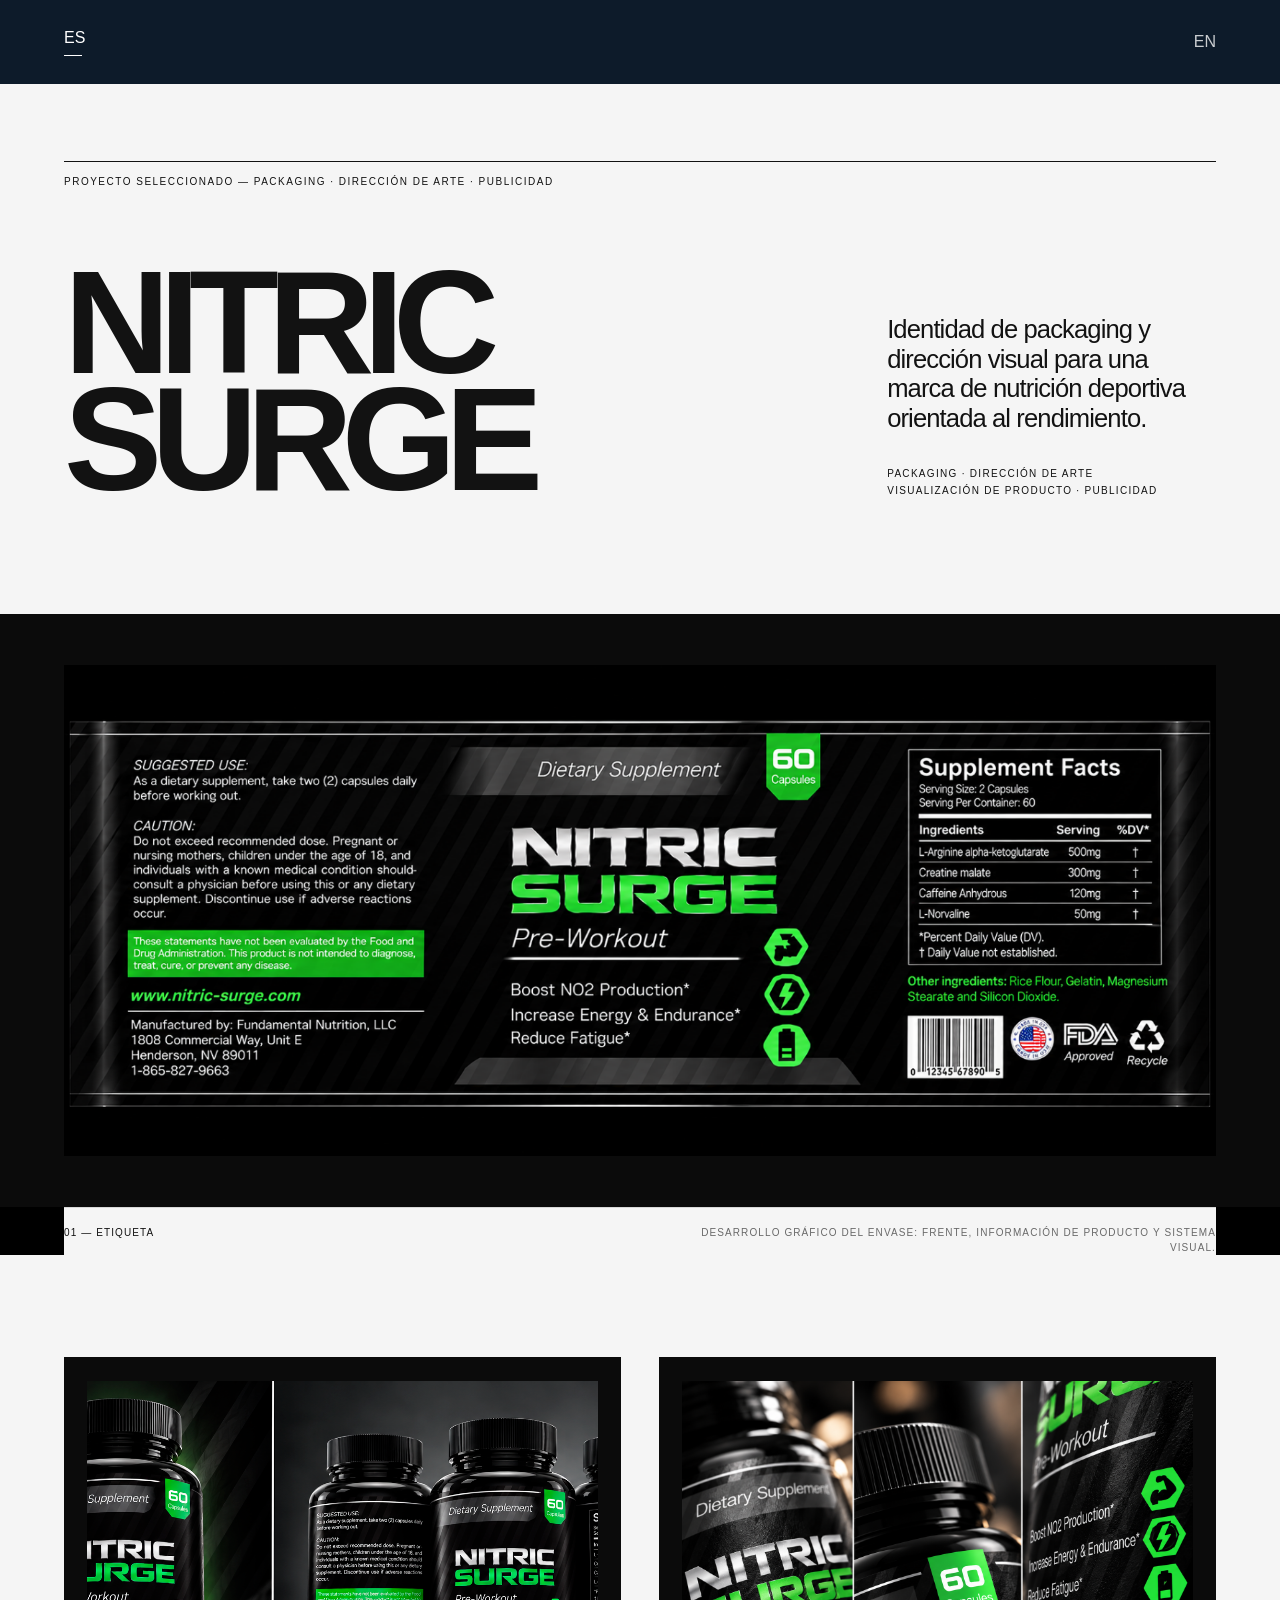
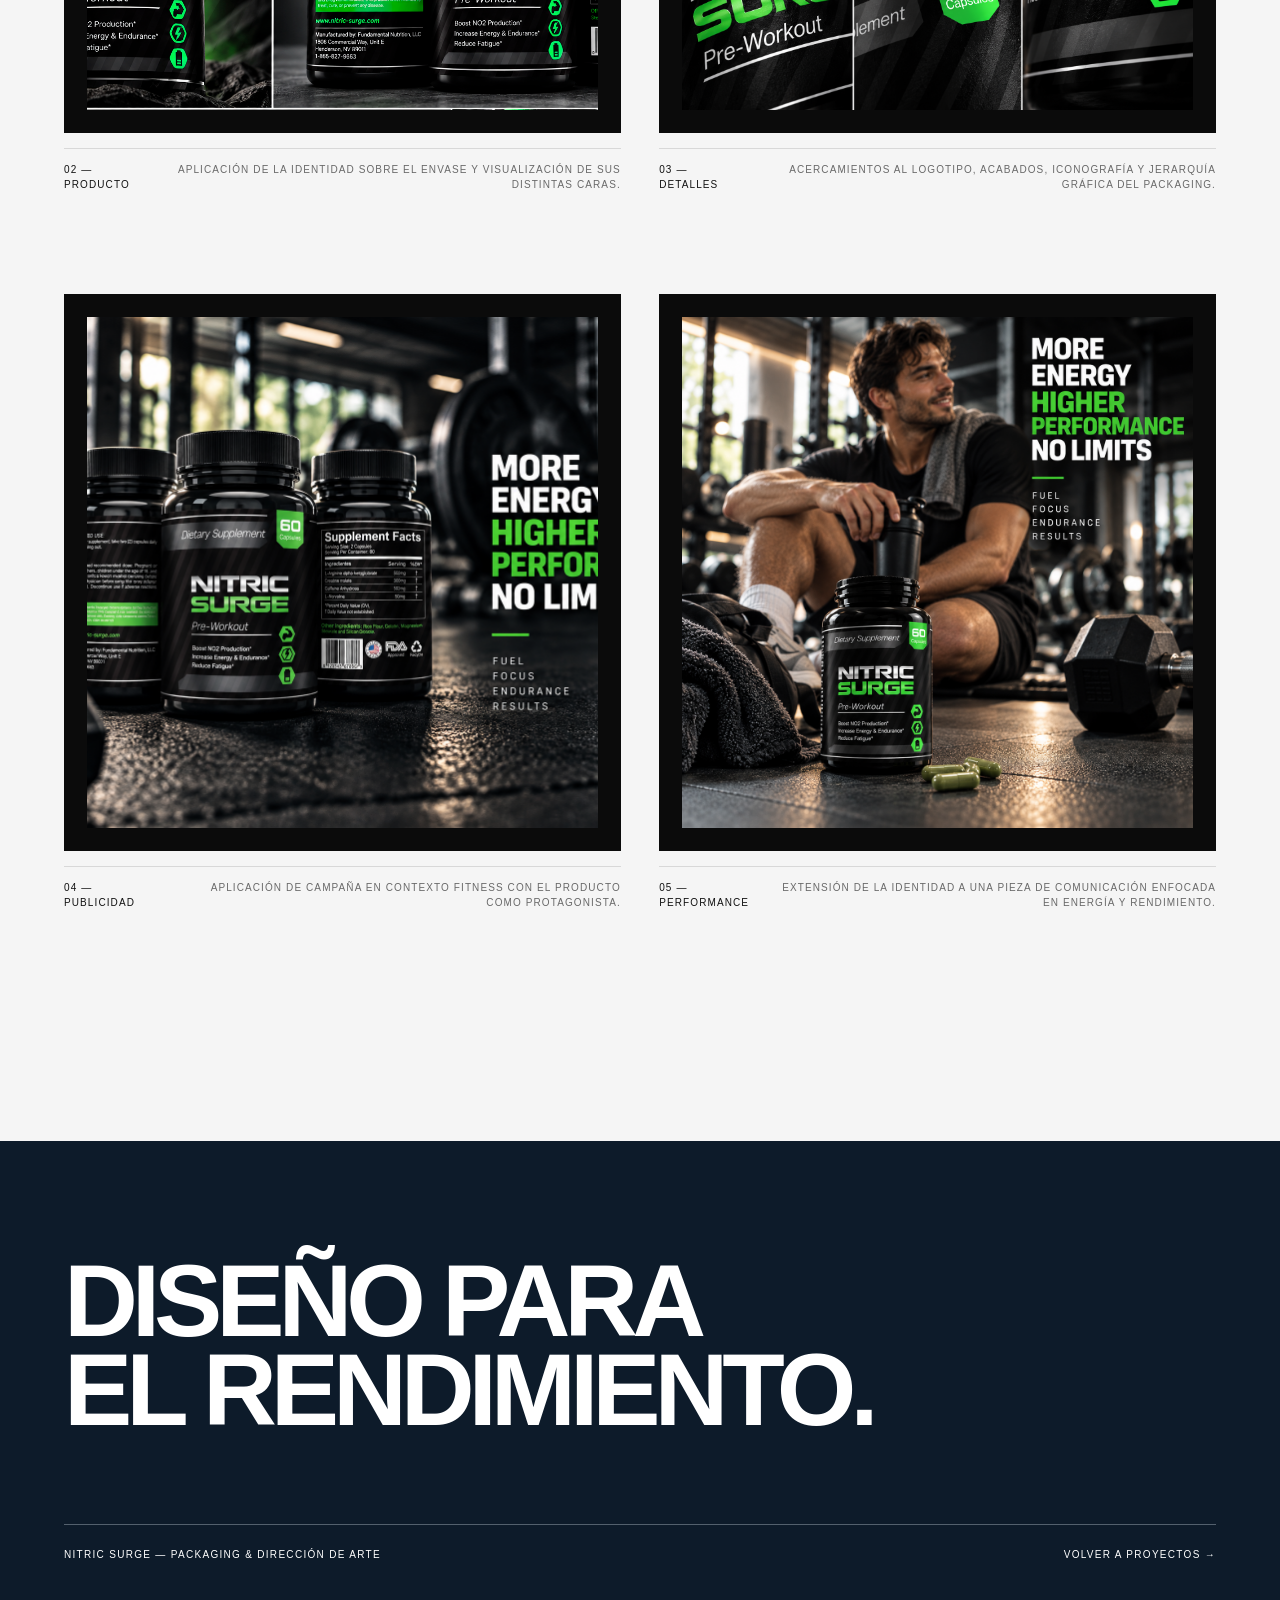
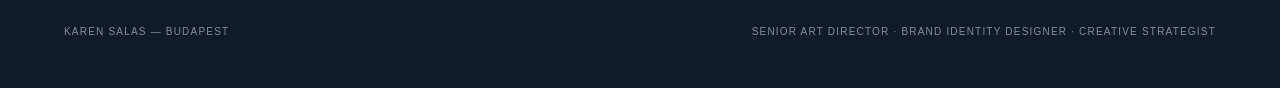
<file: projects/nitric-surge.html>
<!doctype html>
<html lang="es">
<head>
<meta charset="utf-8">
<meta name="viewport" content="width=device-width,initial-scale=1">
<title>Nitric Surge — Karen Salas</title>
<style>
:root{--navy:#0d1b2a;--off:#f5f5f5;--ink:#121212;--line:#d8d8d8}
*{box-sizing:border-box}
html{scroll-behavior:smooth}
body{margin:0;background:var(--off);color:var(--ink);font-family:Inter,Helvetica,Arial,sans-serif}
a{color:inherit;text-decoration:none}
img{display:block;width:100%;height:auto}
.wrap{width:min(90vw,1440px);margin:auto}
nav{height:84px;padding:0 5vw;display:flex;align-items:center;justify-content:space-between}
.ks{font-size:24px;font-weight:800;letter-spacing:-.06em}
.links{display:flex;gap:28px;font-size:11px;text-transform:uppercase;letter-spacing:.13em}
.hero{padding:6vw 0 7vw}
.kicker{border-top:1px solid var(--ink);padding-top:14px;font-size:10px;letter-spacing:.15em;text-transform:uppercase}
.hero-grid{display:grid;grid-template-columns:1.45fr .65fr;gap:7vw;align-items:end;margin-top:6vw}
h1{font-size:clamp(70px,11.5vw,180px);line-height:.8;letter-spacing:-.075em;margin:0;font-weight:800}
.intro{font-size:clamp(19px,2vw,31px);line-height:1.15;letter-spacing:-.035em}
.roles{margin-top:32px;font-size:10px;line-height:1.7;letter-spacing:.13em;text-transform:uppercase}
.portfolio{padding:2vw 0 10vw}
.block{margin:0 auto 8vw}
.label-fullbleed{width:100vw;margin-left:calc(50% - 50vw);margin-right:calc(50% - 50vw);background:#000}
.label-fullbleed .frame{padding:clamp(28px,4vw,68px) 5vw;background:#000}
.label-fullbleed .frame img{width:min(90vw,1580px);margin:0 auto}
.label-fullbleed .caption{
  width:min(90vw,1440px);
  margin:0 auto;
  padding-top:18px;
  background:var(--off);
  position:relative;
}
.label-fullbleed .caption::before{
  content:"";
  position:absolute;
  top:0;
  left:50%;
  width:100vw;
  height:100%;
  transform:translateX(-50%);
  background:var(--off);
  z-index:-1;
}
.label-fullbleed .frame{margin:0;border:0}

.frame{background:#fff;padding:clamp(18px,2.3vw,36px)}
.frame.dark{background:#0b0b0b}
.caption{display:flex;justify-content:space-between;gap:30px;border-top:1px solid var(--line);padding-top:14px;margin-top:15px;font-size:10px;line-height:1.45;letter-spacing:.11em;text-transform:uppercase}
.caption span:last-child{text-align:right;color:#696969;max-width:520px}
.grid2{display:grid;grid-template-columns:1fr 1fr;gap:clamp(24px,3vw,52px);align-items:start}
.card .frame{padding:clamp(14px,1.8vw,28px)}
.product-img{aspect-ratio:1.55/1;object-fit:cover}
.details-img{aspect-ratio:1.55/1;object-fit:cover}
.ad-img{aspect-ratio:1/1;object-fit:cover}
.end{background:var(--navy);color:#fff;padding:9vw 0 4vw}
.end h2{font-size:clamp(55px,8vw,132px);line-height:.87;letter-spacing:-.06em;margin:0 0 7vw}
.endmeta{border-top:1px solid #53606d;padding:24px 0;display:flex;justify-content:space-between;font-size:10px;letter-spacing:.13em;text-transform:uppercase}
.footer{padding-top:42px;color:#82909d;font-size:10px;display:flex;justify-content:space-between;text-transform:uppercase;letter-spacing:.12em}
@media(max-width:760px){
 .links{gap:12px;font-size:9px}
 .hero{padding-top:60px}
 .hero-grid,.grid2{grid-template-columns:1fr}
 .hero-grid{gap:40px}
 .block{margin-bottom:70px}
 .caption{flex-direction:column;gap:6px}
 .caption span:last-child{text-align:left}
 .endmeta,.footer{gap:18px;flex-direction:column}
}
</style>

<style id="spanish-nav-navy-v49">
body>nav{
  background:#0d1b2a !important;
  color:#fff !important;
}
body>nav a{
  color:rgba(255,255,255,.78) !important;
}
body>nav a[aria-current="page"]{
  color:#fff !important;
}
body>nav a[aria-current="page"]::after{
  content:"";
  display:block;
  width:18px;
  height:1px;
  background:#fff;
  margin-top:8px;
}
</style>
</head>
<body>
<nav><a href="nitric-surge.html" aria-current="page">ES</a><a href="nitric-surge-en.html">EN</a></nav>

<header class="hero">
<div class="wrap">
<div class="kicker">Proyecto seleccionado — Packaging · Dirección de arte · Publicidad</div>
<div class="hero-grid">
<h1>NITRIC<br>SURGE</h1>
<div>
<div class="intro">Identidad de packaging y dirección visual para una marca de nutrición deportiva orientada al rendimiento.</div>
<div class="roles">Packaging · Dirección de arte<br>Visualización de producto · Publicidad</div>
</div>
</div>
</div>
</header>

<main class="portfolio">
<div class="wrap">

<section class="block label-fullbleed">
<div class="frame dark"><img src="../assets/embedded-0c78968a6972.png" alt="Diseño completo de etiqueta Nitric Surge"></div>
<div class="caption"><span>01 — Etiqueta</span><span>Desarrollo gráfico del envase: frente, información de producto y sistema visual.</span></div>
</section>

<section class="block grid2">
<article class="card">
<div class="frame dark"><img class="product-img" src="../assets/embedded-d57ef56a67fb.png" alt="Presentación de producto Nitric Surge"></div>
<div class="caption"><span>02 — Producto</span><span>Aplicación de la identidad sobre el envase y visualización de sus distintas caras.</span></div>
</article>
<article class="card">
<div class="frame dark"><img class="details-img" src="../assets/embedded-f99253f57bed.png" alt="Detalles de diseño Nitric Surge"></div>
<div class="caption"><span>03 — Detalles</span><span>Acercamientos al logotipo, acabados, iconografía y jerarquía gráfica del packaging.</span></div>
</article>
</section>

<section class="block grid2">
<article class="card">
<div class="frame dark"><img class="ad-img" src="../assets/embedded-64c7f1f5362b.png" alt="Publicidad Nitric Surge en gimnasio"></div>
<div class="caption"><span>04 — Publicidad</span><span>Aplicación de campaña en contexto fitness con el producto como protagonista.</span></div>
</article>
<article class="card">
<div class="frame dark"><img class="ad-img" src="../assets/embedded-67af85f86aa3.png" alt="Campaña Nitric Surge en gimnasio"></div>
<div class="caption"><span>05 — Performance</span><span>Extensión de la identidad a una pieza de comunicación enfocada en energía y rendimiento.</span></div>
</article>
</section>

</div>
</main>

<section class="end">
<div class="wrap">
<h2>DISEÑO PARA<br>EL RENDIMIENTO.</h2>
<div class="endmeta"><span>Nitric Surge — Packaging &amp; Dirección de arte</span><a href="#">Volver a proyectos →</a></div>
<div class="footer"><span>Karen Salas — Budapest</span><span>Senior Art Director · Brand Identity Designer · Creative Strategist</span></div>
</div>
</section>
</body>
</html>
</file>
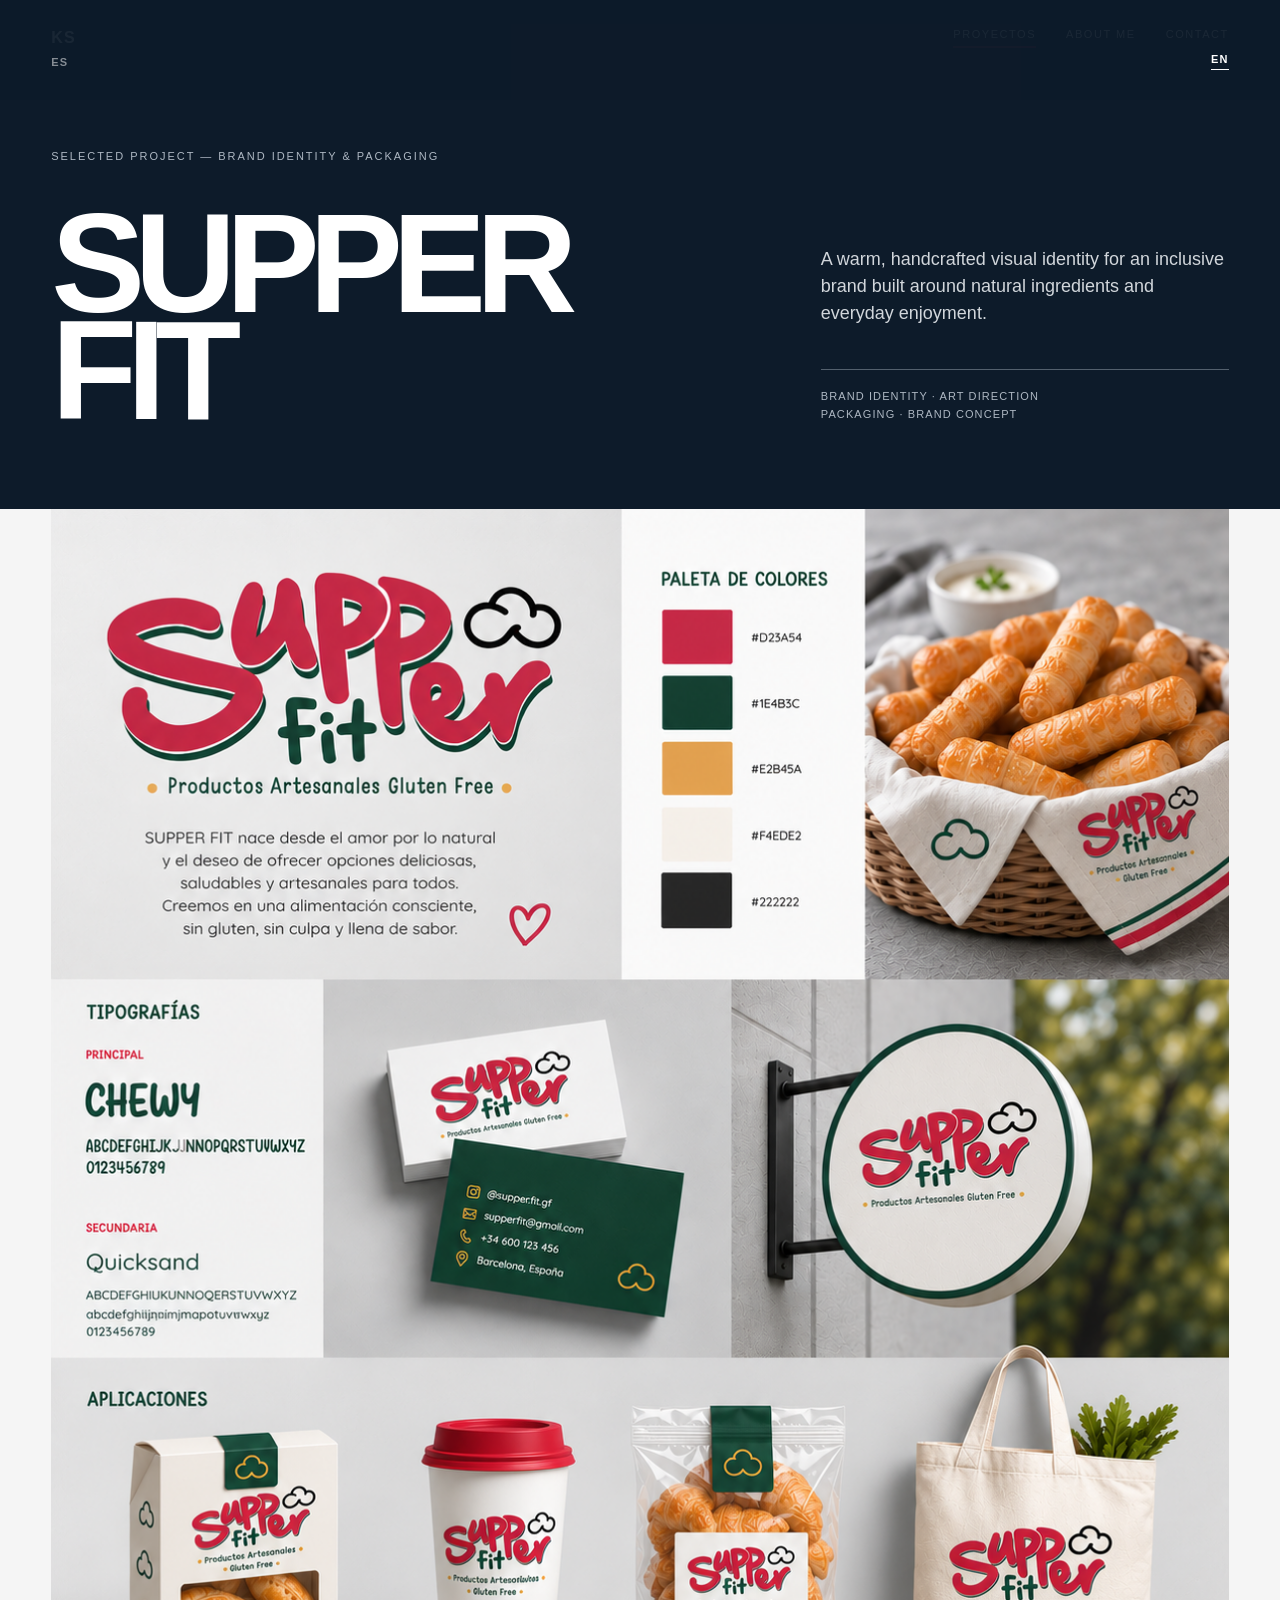
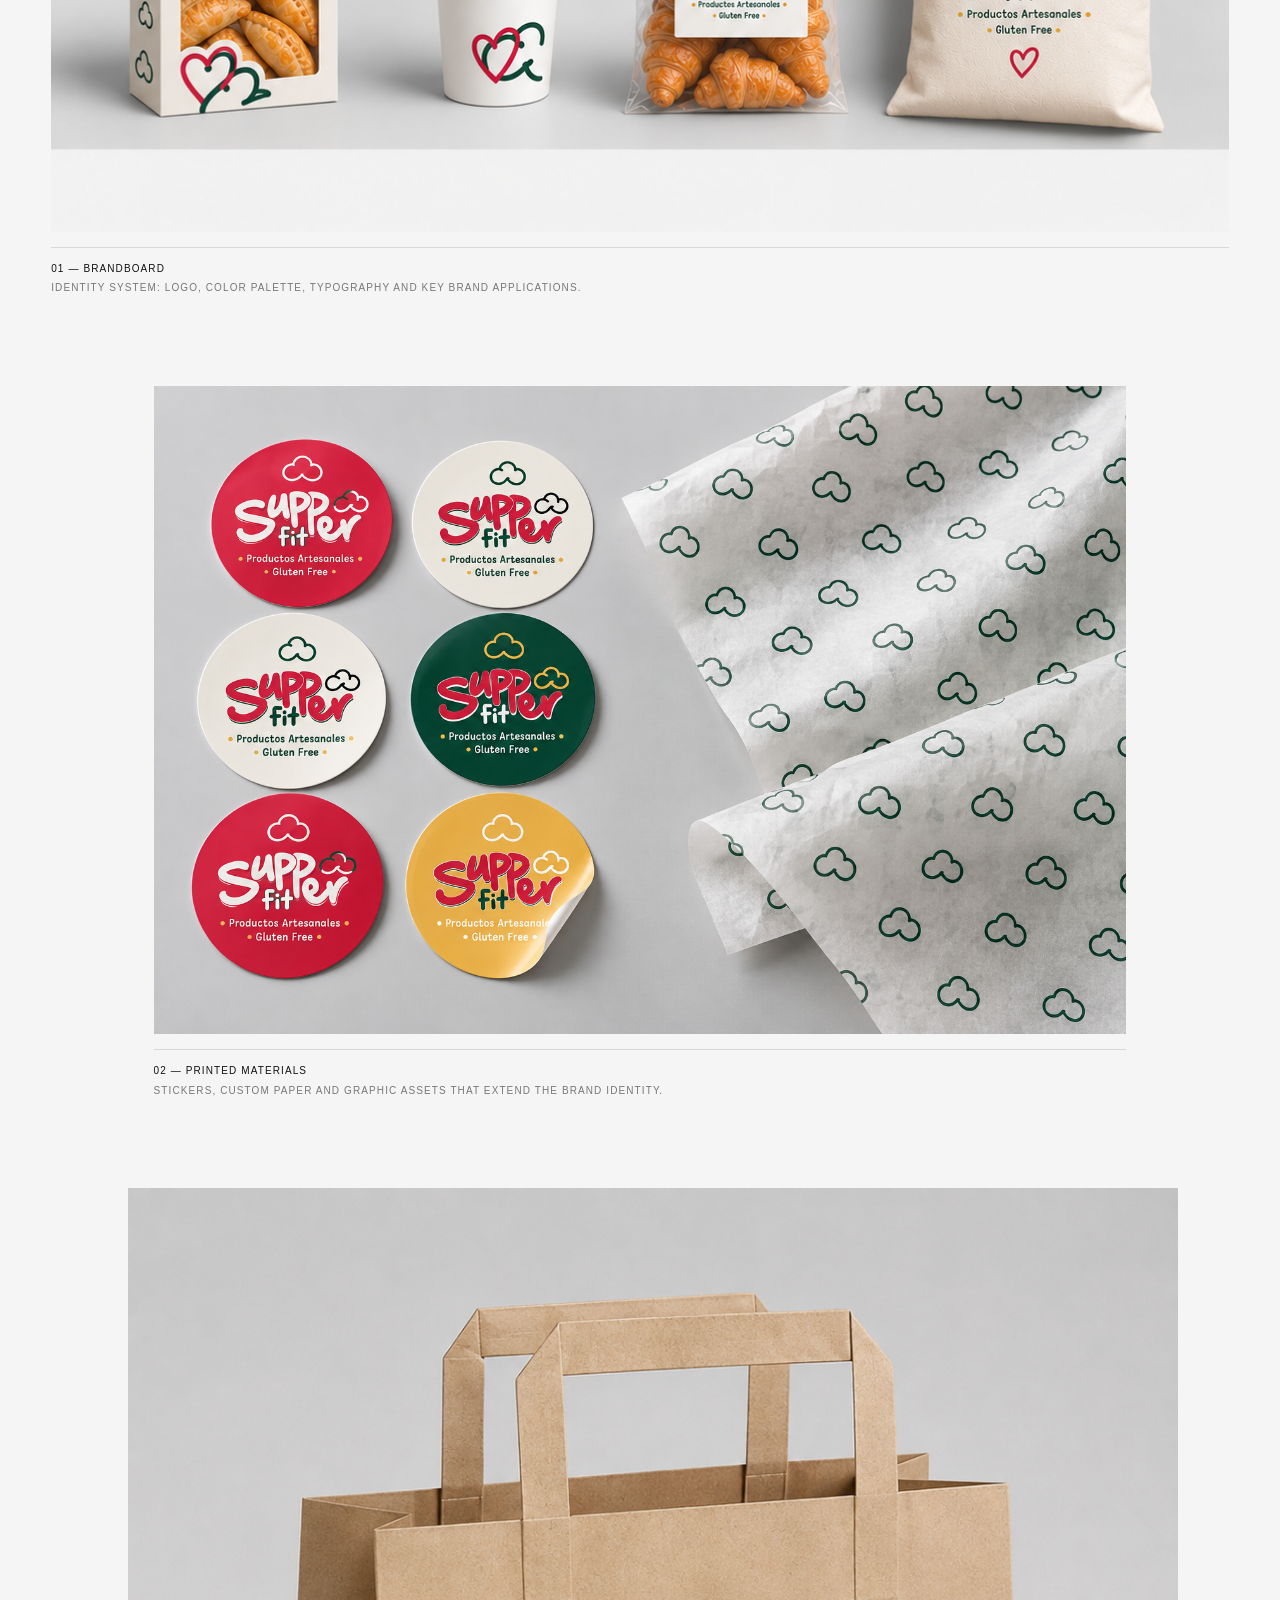
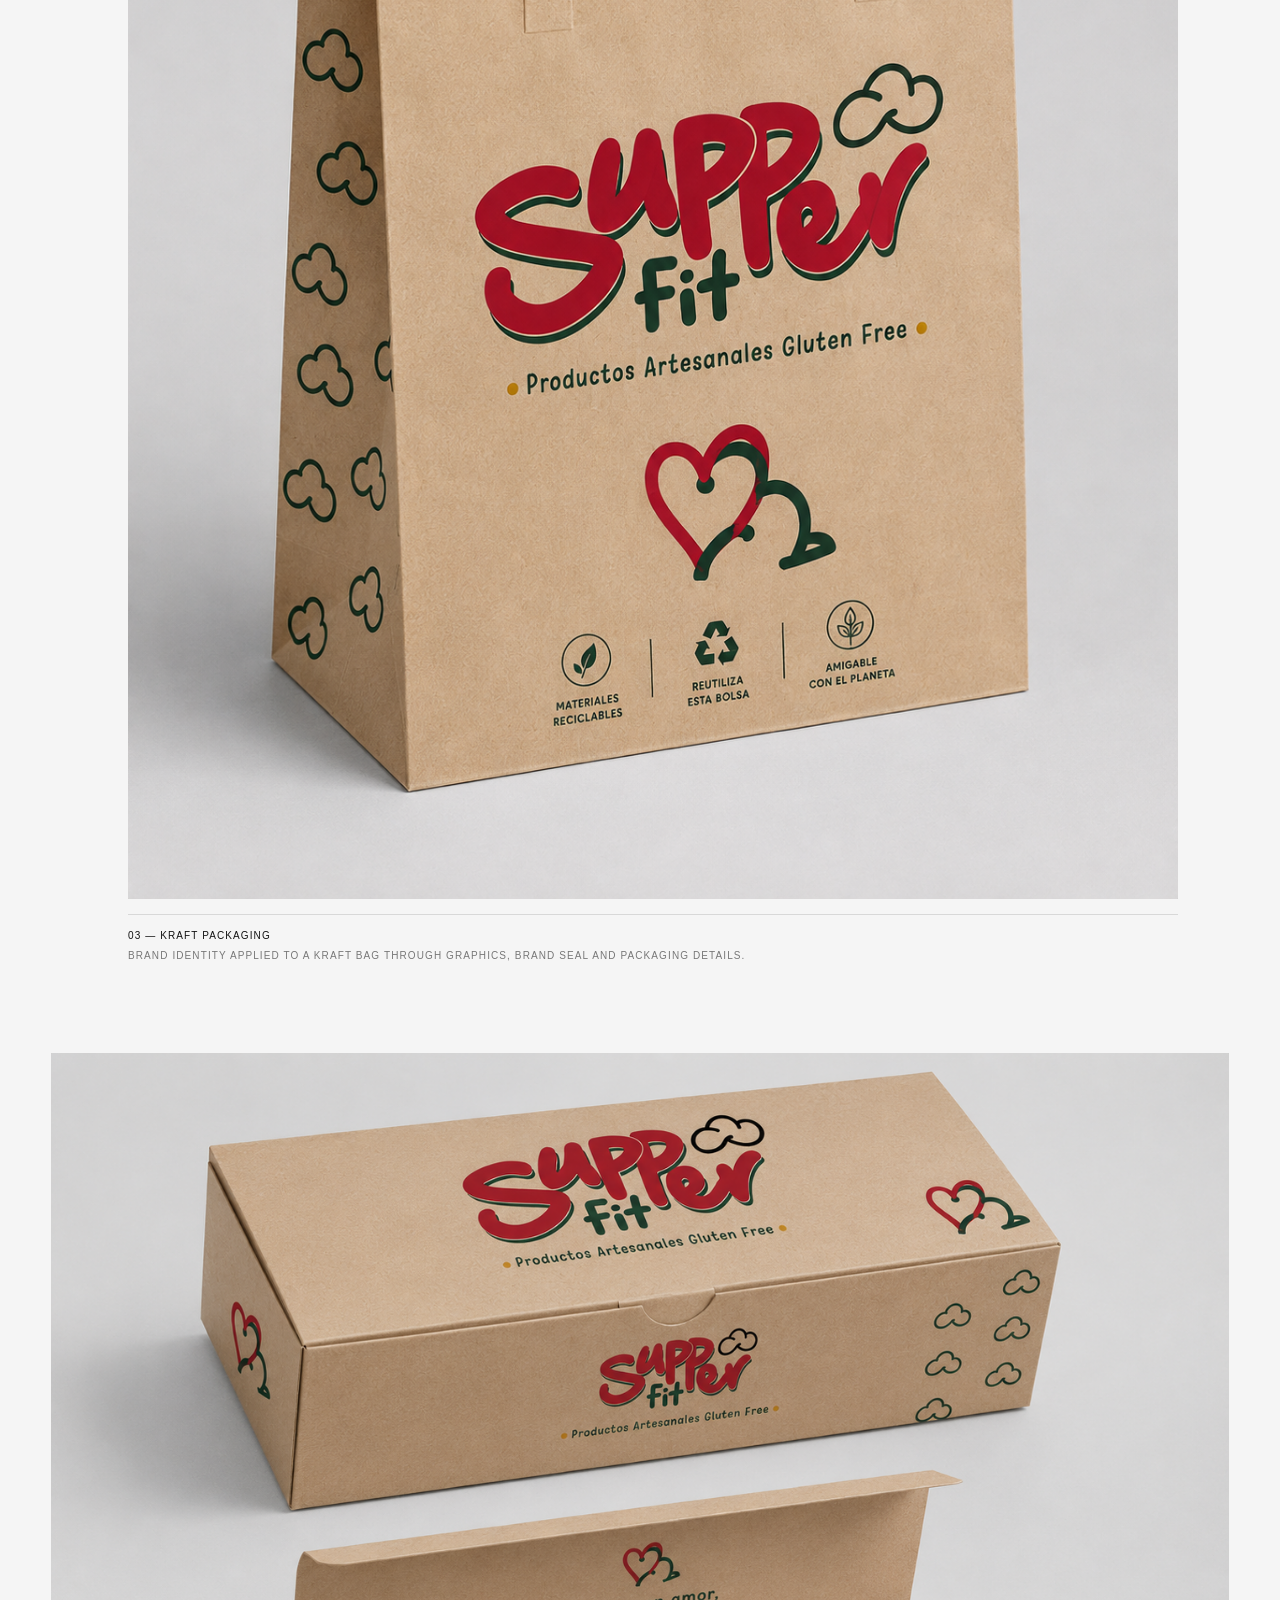
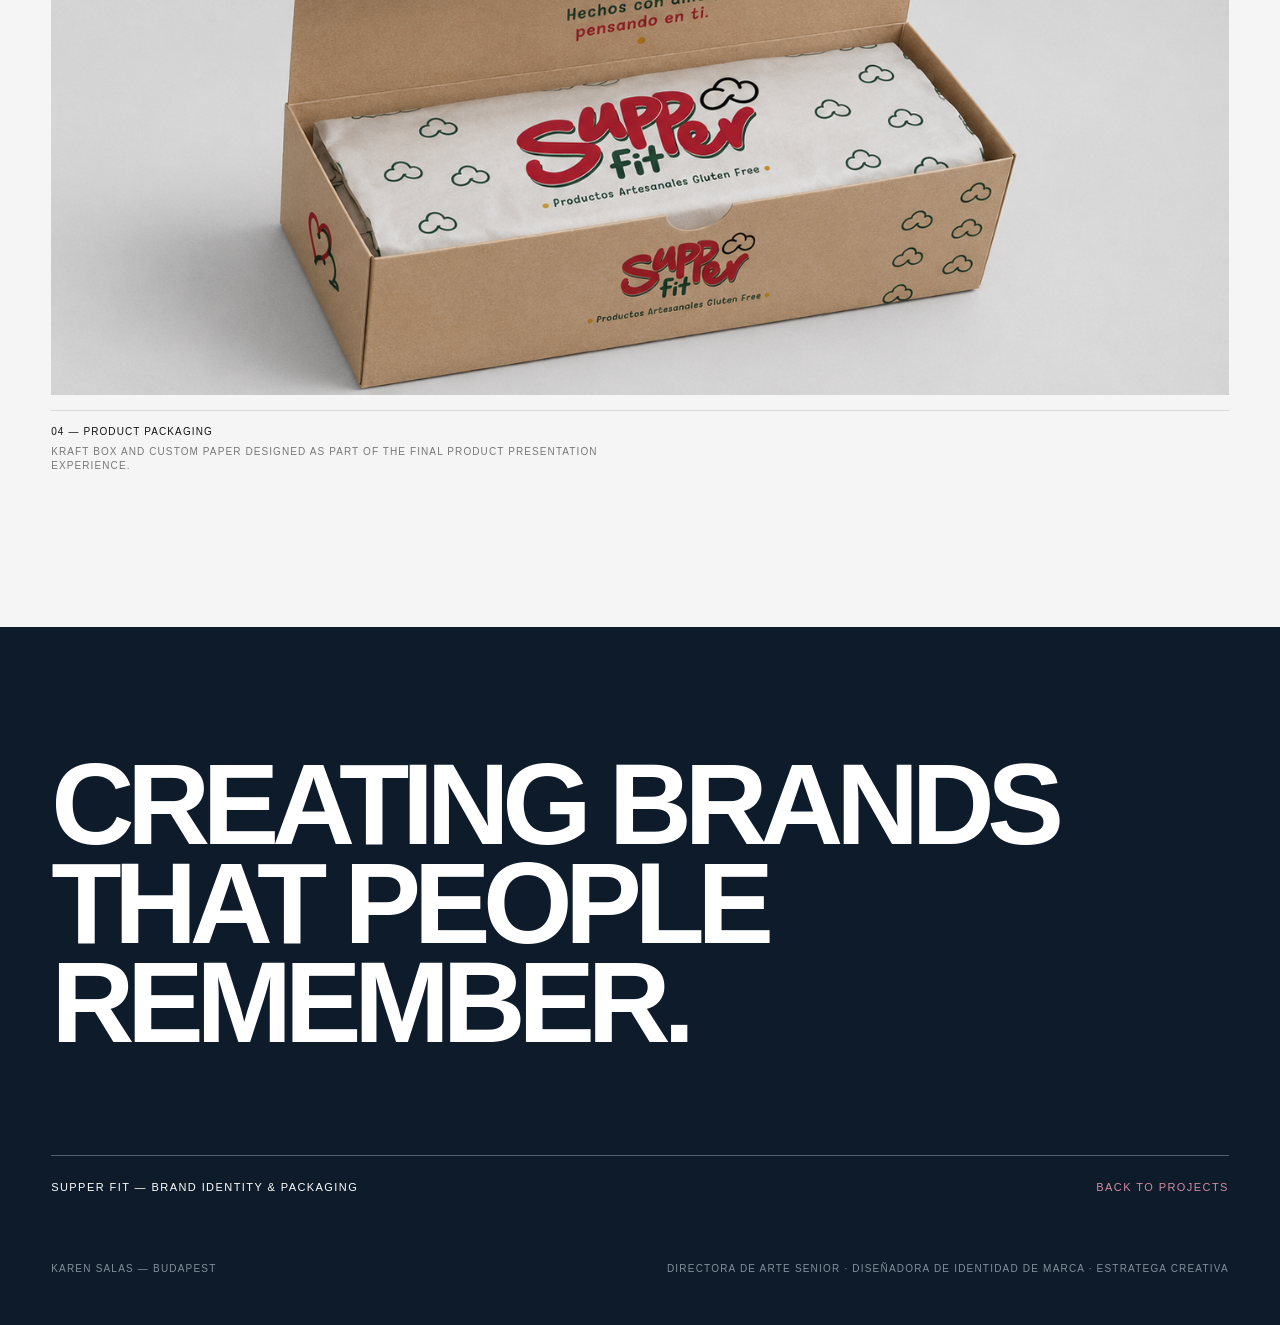
<file: projects/supper-fit-en.html>
<!DOCTYPE html>

<html lang="en">
<head>
<meta charset="utf-8"/>
<meta content="width=device-width,initial-scale=1" name="viewport"/>
<title>Karen Salas — Supper Fit</title>
<style>
:root{--navy:#0D1B2A;--paper:#F5F5F5;--ink:#121212;--burg:#8B1E3F;--max:1540px}
*{box-sizing:border-box} html{scroll-behavior:smooth}
body{margin:0;background:var(--paper);color:var(--ink);font-family:Inter,Arial,sans-serif}
img{display:block;width:100%;height:auto} a{color:inherit;text-decoration:none}
.wrap{width:min(92vw,var(--max));margin:auto}
nav{height:76px;position:fixed;z-index:20;top:0;left:0;width:100%;display:flex;align-items:center;justify-content:space-between;padding:0 4vw;background:rgba(13,27,42,.95);color:#fff}
.ks{font-weight:800;letter-spacing:.08em}.links{display:flex;gap:30px;font-size:11px;letter-spacing:.14em;text-transform:uppercase}.links a:first-child{border-bottom:2px solid var(--burg);padding-bottom:6px}
.hero{padding:150px 0 85px;background:var(--navy);color:#fff}
.hero .top{font-size:11px;letter-spacing:.18em;text-transform:uppercase;color:#aeb8c3;margin-bottom:48px}
.hero-grid{display:grid;grid-template-columns:1.25fr .75fr;gap:7vw;align-items:end}
h1{font-size:clamp(80px,11vw,176px);line-height:.76;letter-spacing:-.075em;margin:0;font-weight:800}
.intro{font-size:18px;line-height:1.5;color:#d1d6db;max-width:500px}.roles{margin-top:42px;padding-top:17px;border-top:1px solid #53606d;font-size:11px;line-height:1.7;letter-spacing:.1em;text-transform:uppercase;color:#aeb8c3}
.hero-image{background:#fff}.hero-image img{object-fit:contain}
.air{height:11vw;min-height:90px}
.duo{width:min(92vw,var(--max));margin:auto;display:grid;grid-template-columns:1.15fr .65fr;gap:8vw;align-items:center}
.duo .small{padding-top:14vw}
.caption{font-size:10px;letter-spacing:.15em;text-transform:uppercase;color:#777;margin-top:14px}
.identity{padding:12vw 0;background:#fff}
.identity img{width:min(86vw,1380px);margin:auto}
.dark-stage{background:var(--navy);padding:11vw 0}
.dark-stage .stickers{width:min(76vw,1180px);margin:auto}
.dark-stage .label{width:min(76vw,1180px);margin:0 auto 45px;color:#9aa6b1;font-size:10px;letter-spacing:.17em;text-transform:uppercase}
.food-pair{display:grid;grid-template-columns:1fr 1fr}
.food-pair img{height:48vw;max-height:850px;object-fit:cover}
.single{padding:12vw 0}
.single .frame{width:min(76vw,1220px);margin:auto}
.cards{padding:4vw 0 13vw}
.cards .frame{width:min(58vw,920px);margin:auto}
.full-system{background:#fff}.full-system img{object-fit:contain}
.end{background:var(--navy);color:#fff;padding:10vw 0 4vw}
.end h2{font-size:clamp(60px,9vw,145px);line-height:.86;letter-spacing:-.065em;margin:0 0 8vw}
.endmeta{border-top:1px solid #53606d;padding:25px 0;display:flex;justify-content:space-between;font-size:11px;letter-spacing:.13em;text-transform:uppercase}
.endmeta a:last-child{color:#d48ba0}
.footer{padding-top:45px;color:#82909d;font-size:10px;display:flex;justify-content:space-between;text-transform:uppercase;letter-spacing:.12em}
@media(max-width:760px){
 .links{gap:12px}.hero-grid,.duo,.food-pair{grid-template-columns:1fr}
 .hero{padding-top:120px}.hero-grid{gap:55px}.duo{gap:35px}.duo .small{padding-top:0}
 .food-pair img{height:auto}.cards .frame,.single .frame{width:90vw}
 .endmeta,.footer{gap:20px;flex-direction:column}
}

/* FINAL 4-BLOCK SUPPER FIT SHOWCASE */
.showcase{background:#f5f5f5;padding:0 0 12vw}
.visual-block{width:min(92vw,1480px);margin:0 auto 7vw}
.visual-block img{display:block;width:100%;height:auto}
.visual-block.narrow{width:min(76vw,1180px)}
.visual-block.offset{width:min(82vw,1280px);margin-left:10vw;margin-right:auto}
.visual-block.last{margin-bottom:0}
.block-caption{
  display:block;
  width:100%;
  border-top:1px solid #d8d8d8;
  padding-top:14px;
  margin-top:15px;
  font-size:10px;
  line-height:1.45;
  letter-spacing:.11em;
  text-transform:uppercase;
  color:#121212;
}
.block-caption span{display:block}
.block-caption span:last-child{
  margin-top:5px;
  text-align:left;
  color:#777;
  max-width:620px;
}
@media(max-width:760px){.visual-block,.visual-block.narrow,.visual-block.offset{width:90vw;margin:0 auto 9vw}}
</style>

<style id="language-switch-style">
.language-switch{position:fixed;right:24px;top:24px;z-index:9999;display:flex;gap:8px;font:600 11px/1 Inter,Arial,sans-serif;letter-spacing:.12em;text-transform:uppercase}
.language-switch a{color:inherit;text-decoration:none;opacity:.5}
.language-switch a[aria-current="page"]{opacity:1;border-bottom:1px solid currentColor;padding-bottom:4px}
</style>
</head>
<body>
<nav class="language-switch" aria-label="Idioma">
  <a href="supper-fit.html">ES</a>
  <a href="supper-fit-en.html" aria-current="page">EN</a>
</nav>
<nav><a class="ks" href="../index.html#home">KS</a><div class="links"><a href="../index.html#projects">Proyectos</a><a href="../index.html#about">About Me</a><a href="../index.html#contact">Contact</a></div></nav><header class="hero"><div class="wrap"><div class="top">Selected Project — Brand Identity &amp; Packaging</div><div class="hero-grid"><h1>SUPPER<br/>FIT</h1><div><div class="intro">A warm, handcrafted visual identity for an inclusive brand built around natural ingredients and everyday enjoyment.</div><div class="roles">Brand Identity · Art Direction<br/>Packaging · Brand Concept</div></div></div></div></header><main class="showcase">
<section class="visual-block">
  <img alt="Sistema de identidad visual de Supper Fit" loading="lazy" src="../assets/embedded-601b45d50d3a.png"/>
  <div class="block-caption">
    <span>01 — Brandboard</span>
    <span>Identity system: logo, color palette, typography and key brand applications.</span>
  </div>
</section>

<section class="visual-block narrow">
  <img alt="Sistema de stickers y patrones de Supper Fit" loading="lazy" src="../assets/embedded-1e23f565c34a.png"/>
  <div class="block-caption">
    <span>02 — Printed Materials</span>
    <span>Stickers, custom paper and graphic assets that extend the brand identity.</span>
  </div>
</section>

<section class="visual-block offset">
  <img alt="Packaging de bolsa kraft de Supper Fit" loading="lazy" src="../assets/embedded-98ef790083ba.png"/>
  <div class="block-caption">
    <span>03 — Kraft Packaging</span>
    <span>Brand identity applied to a kraft bag through graphics, brand seal and packaging details.</span>
  </div>
</section>

<section class="visual-block last">
  <img alt="Packaging de caja kraft de Supper Fit" loading="lazy" src="../assets/embedded-cbbc243b76e7.png"/>
  <div class="block-caption">
    <span>04 — Product Packaging</span>
    <span>Kraft box and custom paper designed as part of the final product presentation experience.</span>
  </div>
</section>
</main><footer class="end"><div class="wrap"><h2>CREATING BRANDS<br/>THAT PEOPLE REMEMBER.</h2><div class="endmeta"><span>SUPPER FIT — BRAND IDENTITY &amp; PACKAGING</span><a href="../index.html#projects">Back to Projects</a></div><div class="footer"><span>Karen Salas — Budapest</span><span>Directora de Arte Senior · Diseñadora de Identidad de Marca · Estratega Creativa</span></div></div></footer></body>
</html>
</file>
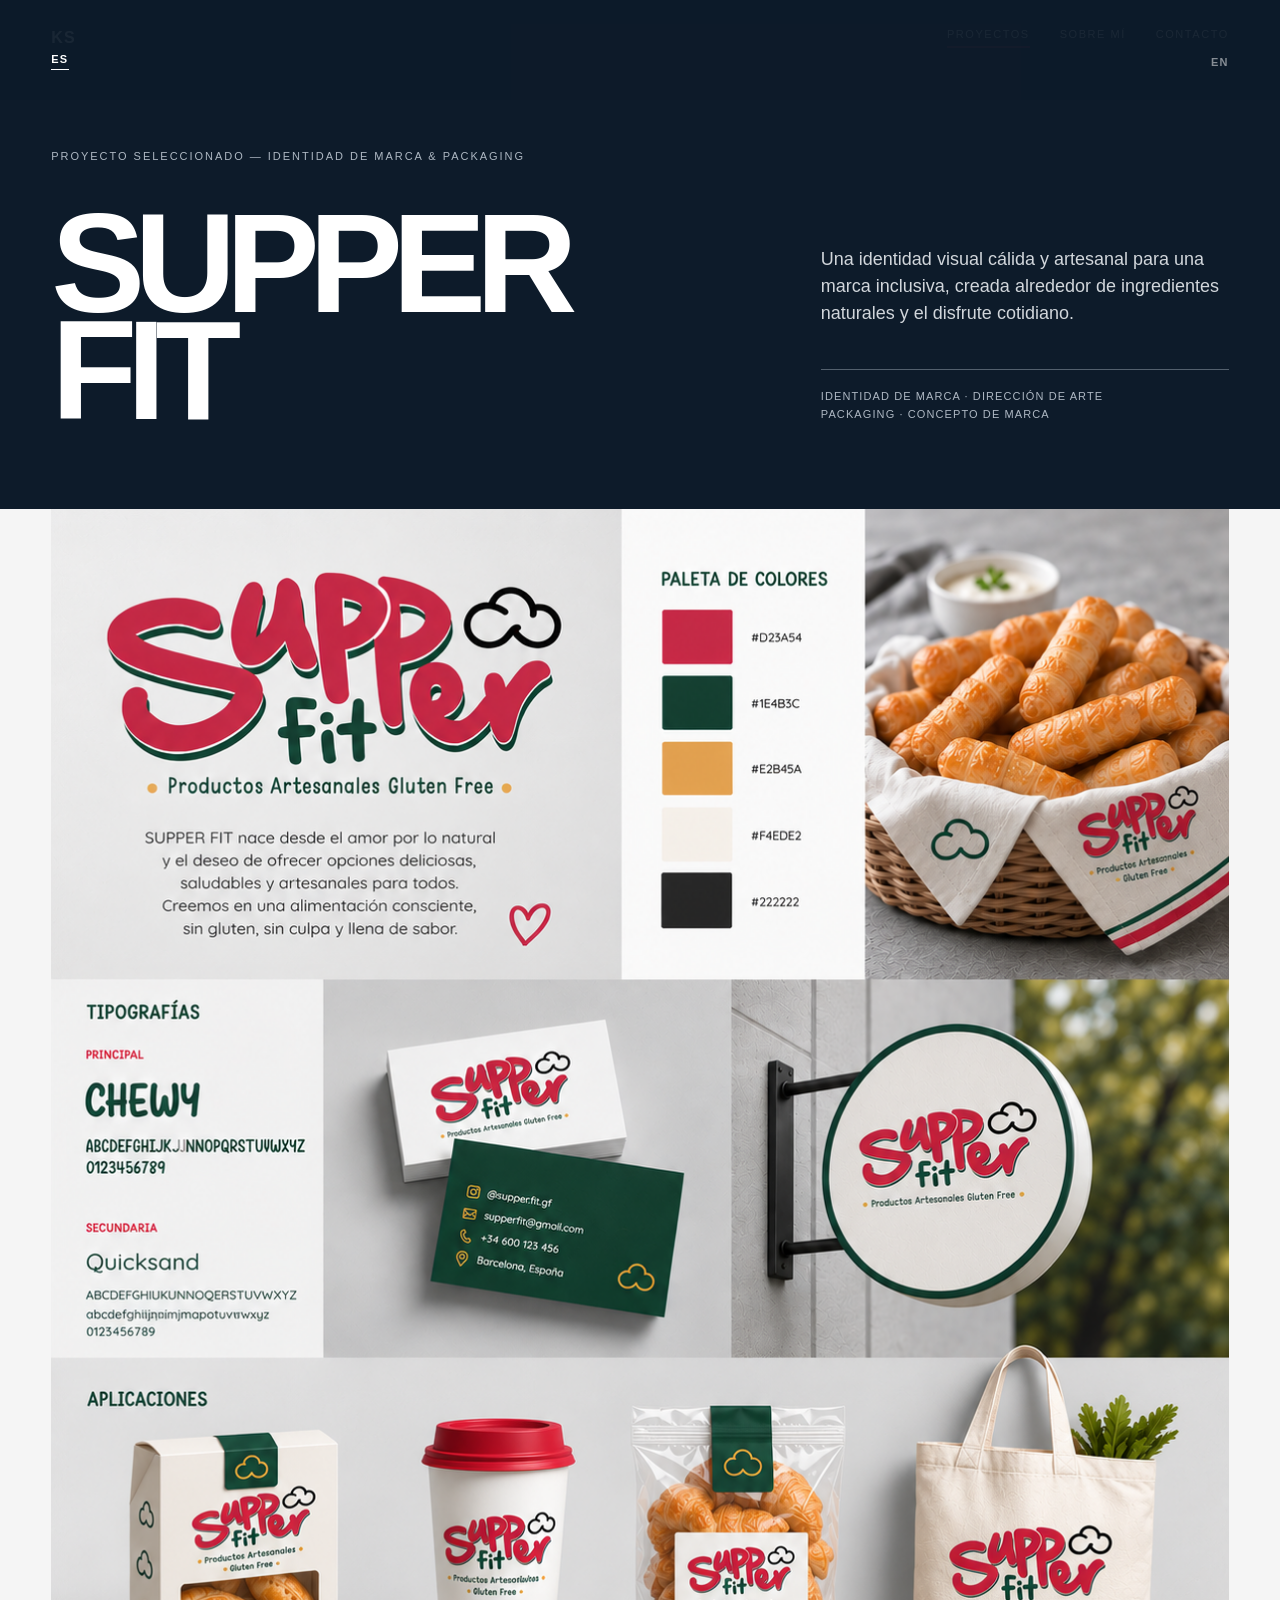
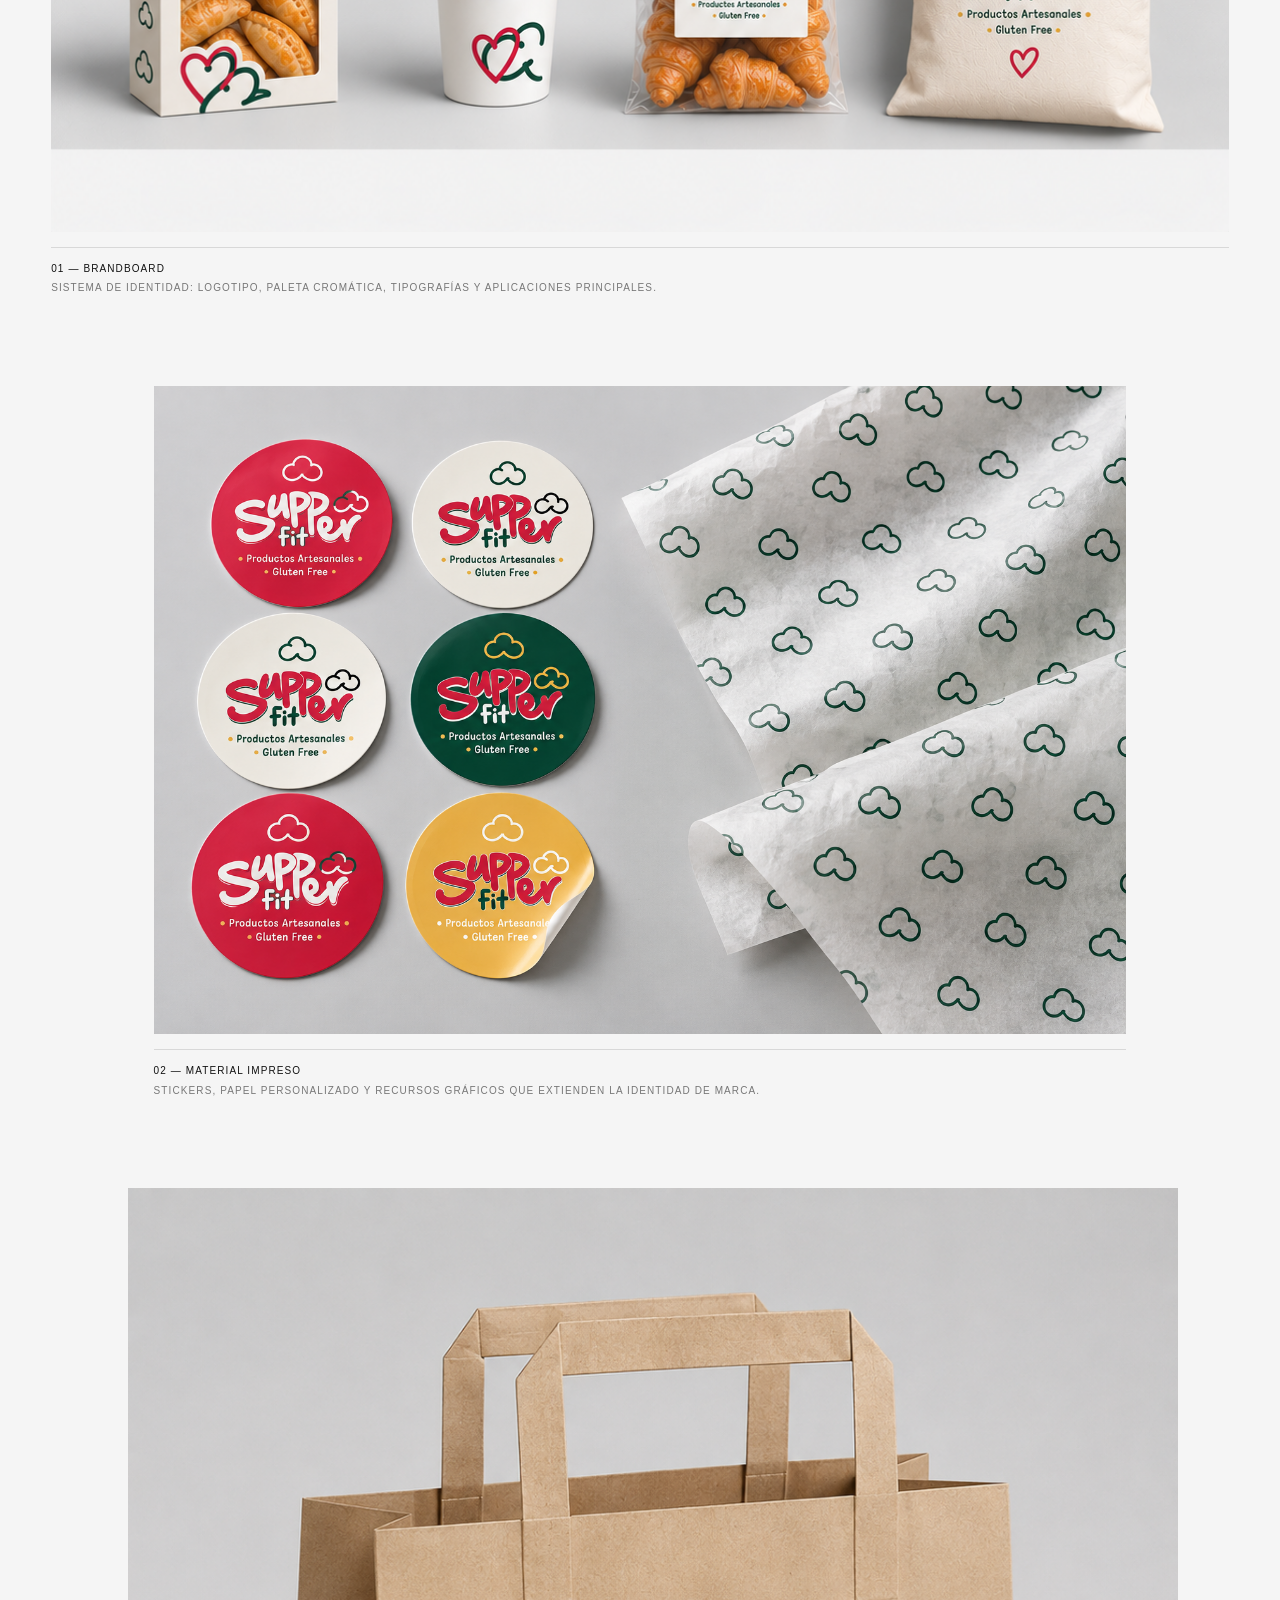
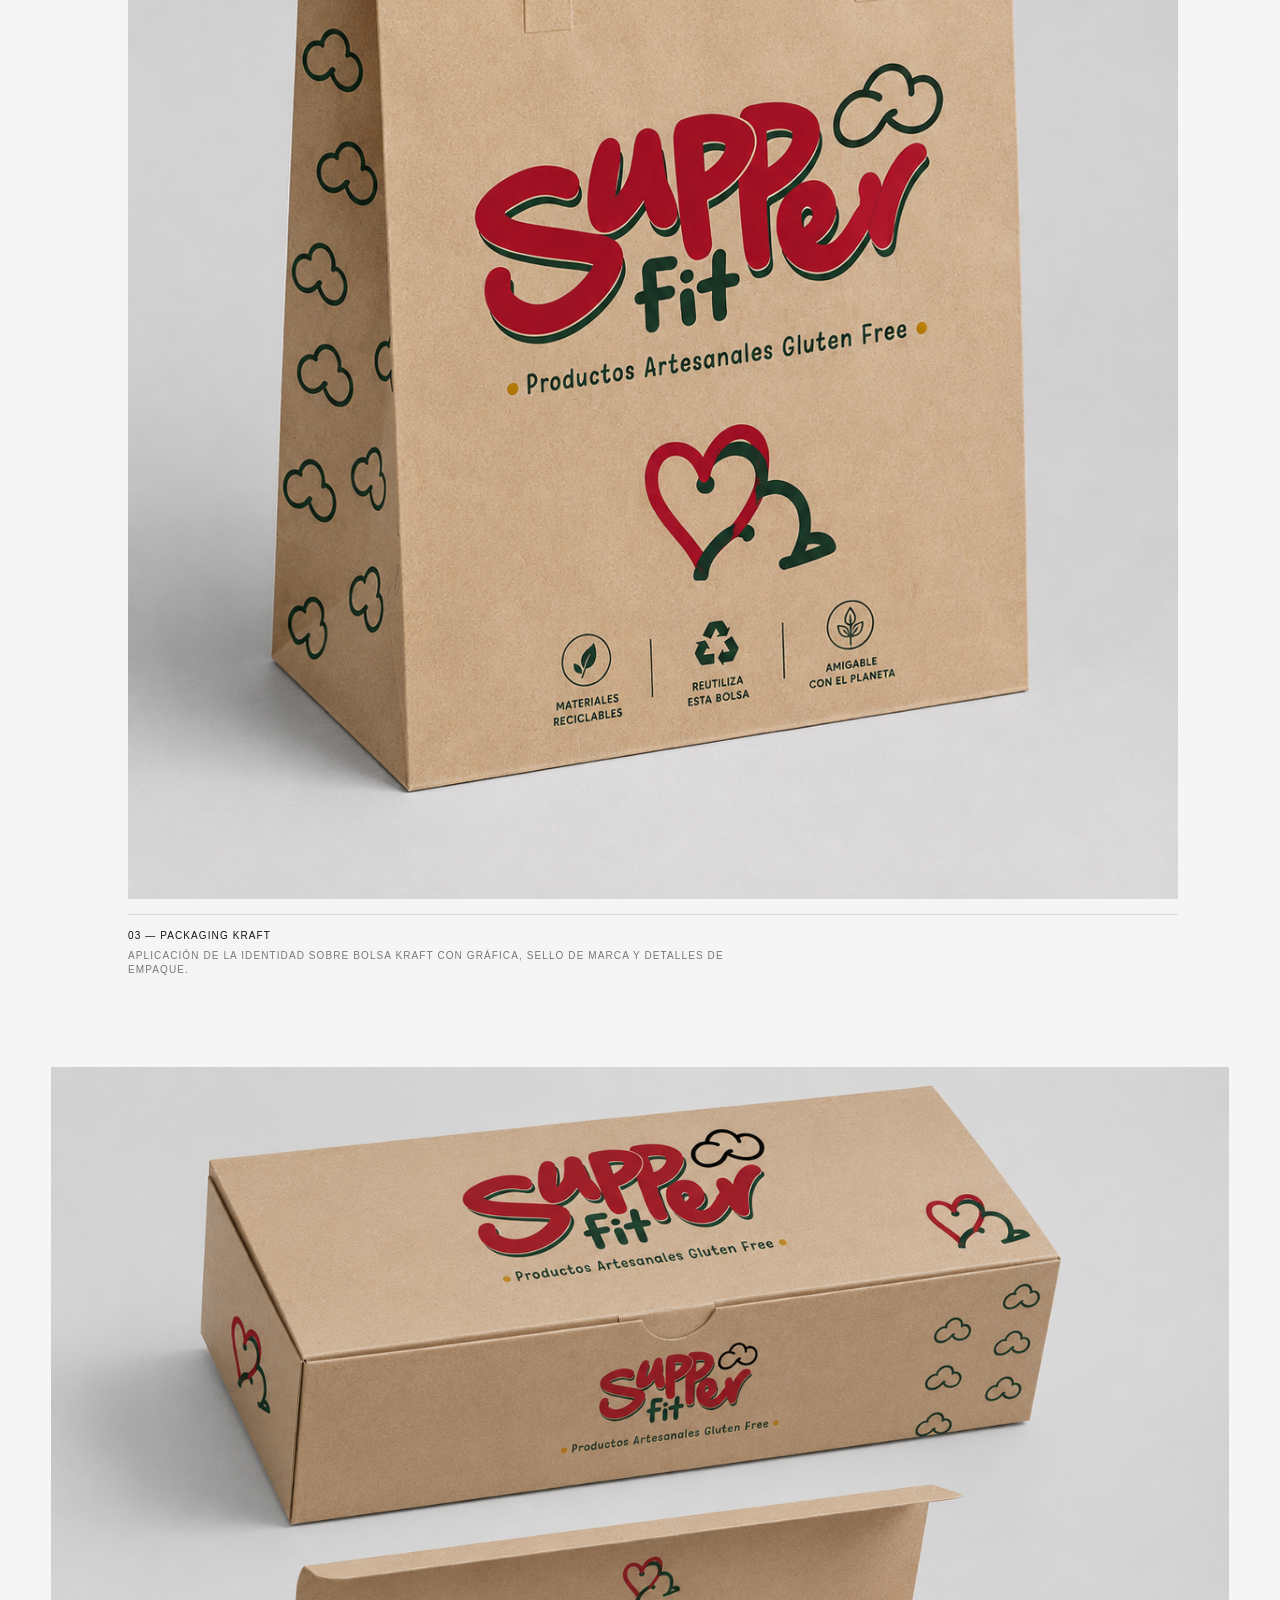
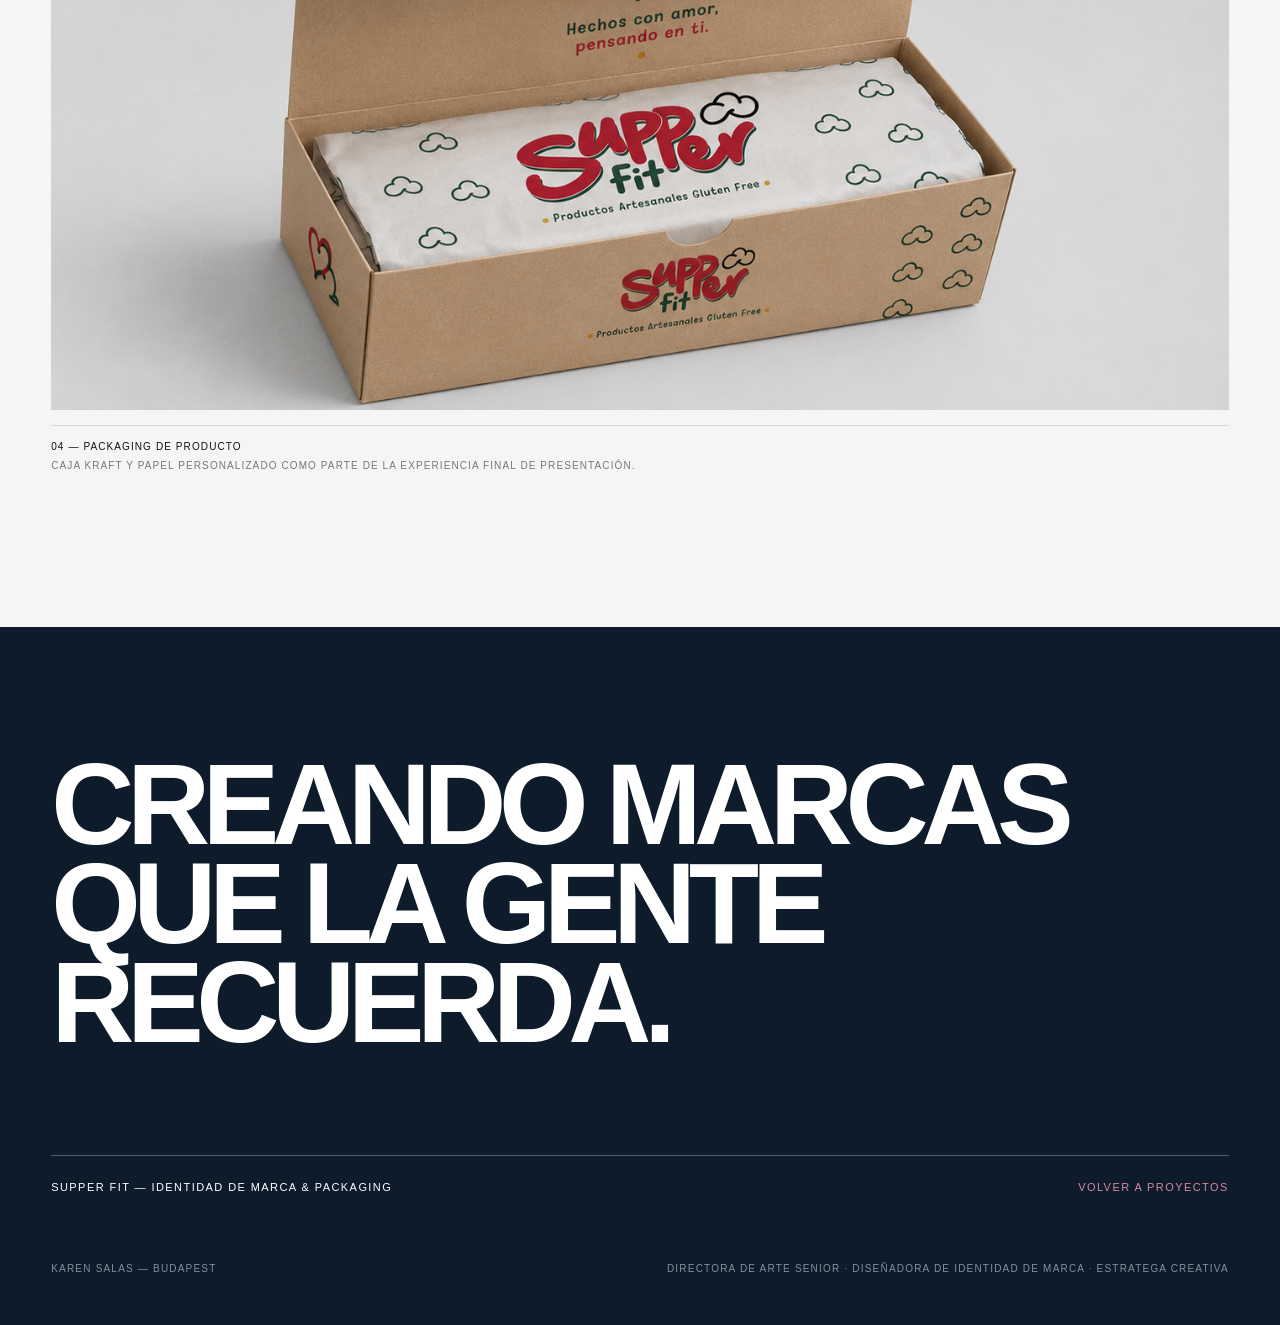
<file: projects/supper-fit.html>
<!DOCTYPE html>

<html lang="es">
<head>
<meta charset="utf-8"/>
<meta content="width=device-width,initial-scale=1" name="viewport"/>
<title>Karen Salas — Supper Fit</title>
<style>
:root{--navy:#0D1B2A;--paper:#F5F5F5;--ink:#121212;--burg:#8B1E3F;--max:1540px}
*{box-sizing:border-box} html{scroll-behavior:smooth}
body{margin:0;background:var(--paper);color:var(--ink);font-family:Inter,Arial,sans-serif}
img{display:block;width:100%;height:auto} a{color:inherit;text-decoration:none}
.wrap{width:min(92vw,var(--max));margin:auto}
nav{height:76px;position:fixed;z-index:20;top:0;left:0;width:100%;display:flex;align-items:center;justify-content:space-between;padding:0 4vw;background:rgba(13,27,42,.95);color:#fff}
.ks{font-weight:800;letter-spacing:.08em}.links{display:flex;gap:30px;font-size:11px;letter-spacing:.14em;text-transform:uppercase}.links a:first-child{border-bottom:2px solid var(--burg);padding-bottom:6px}
.hero{padding:150px 0 85px;background:var(--navy);color:#fff}
.hero .top{font-size:11px;letter-spacing:.18em;text-transform:uppercase;color:#aeb8c3;margin-bottom:48px}
.hero-grid{display:grid;grid-template-columns:1.25fr .75fr;gap:7vw;align-items:end}
h1{font-size:clamp(80px,11vw,176px);line-height:.76;letter-spacing:-.075em;margin:0;font-weight:800}
.intro{font-size:18px;line-height:1.5;color:#d1d6db;max-width:500px}.roles{margin-top:42px;padding-top:17px;border-top:1px solid #53606d;font-size:11px;line-height:1.7;letter-spacing:.1em;text-transform:uppercase;color:#aeb8c3}
.hero-image{background:#fff}.hero-image img{object-fit:contain}
.air{height:11vw;min-height:90px}
.duo{width:min(92vw,var(--max));margin:auto;display:grid;grid-template-columns:1.15fr .65fr;gap:8vw;align-items:center}
.duo .small{padding-top:14vw}
.caption{font-size:10px;letter-spacing:.15em;text-transform:uppercase;color:#777;margin-top:14px}
.identity{padding:12vw 0;background:#fff}
.identity img{width:min(86vw,1380px);margin:auto}
.dark-stage{background:var(--navy);padding:11vw 0}
.dark-stage .stickers{width:min(76vw,1180px);margin:auto}
.dark-stage .label{width:min(76vw,1180px);margin:0 auto 45px;color:#9aa6b1;font-size:10px;letter-spacing:.17em;text-transform:uppercase}
.food-pair{display:grid;grid-template-columns:1fr 1fr}
.food-pair img{height:48vw;max-height:850px;object-fit:cover}
.single{padding:12vw 0}
.single .frame{width:min(76vw,1220px);margin:auto}
.cards{padding:4vw 0 13vw}
.cards .frame{width:min(58vw,920px);margin:auto}
.full-system{background:#fff}.full-system img{object-fit:contain}
.end{background:var(--navy);color:#fff;padding:10vw 0 4vw}
.end h2{font-size:clamp(60px,9vw,145px);line-height:.86;letter-spacing:-.065em;margin:0 0 8vw}
.endmeta{border-top:1px solid #53606d;padding:25px 0;display:flex;justify-content:space-between;font-size:11px;letter-spacing:.13em;text-transform:uppercase}
.endmeta a:last-child{color:#d48ba0}
.footer{padding-top:45px;color:#82909d;font-size:10px;display:flex;justify-content:space-between;text-transform:uppercase;letter-spacing:.12em}
@media(max-width:760px){
 .links{gap:12px}.hero-grid,.duo,.food-pair{grid-template-columns:1fr}
 .hero{padding-top:120px}.hero-grid{gap:55px}.duo{gap:35px}.duo .small{padding-top:0}
 .food-pair img{height:auto}.cards .frame,.single .frame{width:90vw}
 .endmeta,.footer{gap:20px;flex-direction:column}
}

/* FINAL 4-BLOCK SUPPER FIT SHOWCASE */
.showcase{background:#f5f5f5;padding:0 0 12vw}
.visual-block{width:min(92vw,1480px);margin:0 auto 7vw}
.visual-block img{display:block;width:100%;height:auto}
.visual-block.narrow{width:min(76vw,1180px)}
.visual-block.offset{width:min(82vw,1280px);margin-left:10vw;margin-right:auto}
.visual-block.last{margin-bottom:0}
.block-caption{
  display:block;
  width:100%;
  border-top:1px solid #d8d8d8;
  padding-top:14px;
  margin-top:15px;
  font-size:10px;
  line-height:1.45;
  letter-spacing:.11em;
  text-transform:uppercase;
  color:#121212;
}
.block-caption span{display:block}
.block-caption span:last-child{
  margin-top:5px;
  text-align:left;
  color:#777;
  max-width:620px;
}
@media(max-width:760px){.visual-block,.visual-block.narrow,.visual-block.offset{width:90vw;margin:0 auto 9vw}}
</style>

<style id="language-switch-style">
.language-switch{position:fixed;right:24px;top:24px;z-index:9999;display:flex;gap:8px;font:600 11px/1 Inter,Arial,sans-serif;letter-spacing:.12em;text-transform:uppercase}
.language-switch a{color:inherit;text-decoration:none;opacity:.5}
.language-switch a[aria-current="page"]{opacity:1;border-bottom:1px solid currentColor;padding-bottom:4px}
</style>
</head>
<body>
<nav class="language-switch" aria-label="Idioma">
  <a href="supper-fit.html" aria-current="page">ES</a>
  <a href="supper-fit-en.html">EN</a>
</nav>
<nav><a class="ks" href="../index.html#home">KS</a><div class="links"><a href="../index.html#projects">Proyectos</a><a href="../index.html#about">Sobre mí</a><a href="../index.html#contact">Contacto</a></div></nav><header class="hero"><div class="wrap"><div class="top">Proyecto seleccionado — Identidad de marca &amp; Packaging</div><div class="hero-grid"><h1>SUPPER<br/>FIT</h1><div><div class="intro">Una identidad visual cálida y artesanal para una marca inclusiva, creada alrededor de ingredientes naturales y el disfrute cotidiano.</div><div class="roles">Identidad de marca · Dirección de arte<br/>Packaging · Concepto de marca</div></div></div></div></header><main class="showcase">
<section class="visual-block">
  <img alt="Sistema de identidad visual de Supper Fit" loading="lazy" src="../assets/embedded-601b45d50d3a.png"/>
  <div class="block-caption">
    <span>01 — Brandboard</span>
    <span>Sistema de identidad: logotipo, paleta cromática, tipografías y aplicaciones principales.</span>
  </div>
</section>

<section class="visual-block narrow">
  <img alt="Sistema de stickers y patrones de Supper Fit" loading="lazy" src="../assets/embedded-1e23f565c34a.png"/>
  <div class="block-caption">
    <span>02 — Material impreso</span>
    <span>Stickers, papel personalizado y recursos gráficos que extienden la identidad de marca.</span>
  </div>
</section>

<section class="visual-block offset">
  <img alt="Packaging de bolsa kraft de Supper Fit" loading="lazy" src="../assets/embedded-98ef790083ba.png"/>
  <div class="block-caption">
    <span>03 — Packaging kraft</span>
    <span>Aplicación de la identidad sobre bolsa kraft con gráfica, sello de marca y detalles de empaque.</span>
  </div>
</section>

<section class="visual-block last">
  <img alt="Packaging de caja kraft de Supper Fit" loading="lazy" src="../assets/embedded-cbbc243b76e7.png"/>
  <div class="block-caption">
    <span>04 — Packaging de producto</span>
    <span>Caja kraft y papel personalizado como parte de la experiencia final de presentación.</span>
  </div>
</section>
</main><footer class="end"><div class="wrap"><h2>CREANDO MARCAS<br/>QUE LA GENTE RECUERDA.</h2><div class="endmeta"><span>SUPPER FIT — IDENTIDAD DE MARCA &amp; PACKAGING</span><a href="../index.html#projects">Volver a proyectos</a></div><div class="footer"><span>Karen Salas — Budapest</span><span>Directora de Arte Senior · Diseñadora de Identidad de Marca · Estratega Creativa</span></div></div></footer></body>
</html>
</file>
<file: styles.css>
:root {
  --navy: #0d1b2a;
  --navy-soft: #132437;
  --black: #121212;
  --gray-700: #444444;
  --gray-300: #d7d7d7;
  --gray-100: #f5f5f5;
  --white: #ffffff;
  --burgundy: #8b1e3f;

  --container: min(92vw, 1540px);
  --display-xl: clamp(4.4rem, 11vw, 12rem);
  --heading: clamp(2.5rem, 5vw, 5.75rem);
  --body-lg: clamp(1.2rem, 1.8vw, 1.8rem);
  --body: clamp(1rem, 1.1vw, 1.15rem);

  --ease: cubic-bezier(0.22, 1, 0.36, 1);
}

*,
*::before,
*::after {
  box-sizing: border-box;
}

html {
  scroll-behavior: smooth;
}

body {
  margin: 0;
  background: var(--navy);
  color: var(--white);
  font-family: "Inter", Arial, sans-serif;
  font-size: var(--body);
  line-height: 1.6;
  overflow-x: hidden;
}

img {
  display: block;
  width: 100%;
}

a {
  color: inherit;
  text-decoration: none;
}

a:focus-visible {
  outline: 3px solid var(--burgundy);
  outline-offset: 5px;
}

.container {
  width: var(--container);
  margin-inline: auto;
}

.skip-link {
  position: fixed;
  top: 1rem;
  left: 1rem;
  z-index: 999;
  padding: 0.8rem 1rem;
  background: var(--white);
  color: var(--black);
  transform: translateY(-150%);
}

.skip-link:focus {
  transform: translateY(0);
}

.site-header {
  position: fixed;
  inset: 0 0 auto;
  z-index: 100;
  transition: background 300ms ease, border-color 300ms ease;
}

.site-header.is-scrolled {
  background: rgba(13, 27, 42, 0.9);
  border-bottom: 1px solid rgba(255,255,255,0.1);
  backdrop-filter: blur(14px);
}

.nav {
  min-height: 82px;
  display: flex;
  align-items: center;
  justify-content: space-between;
}

.brand {
  display: inline-flex;
  gap: 0.4rem;
  font-size: 0.88rem;
  font-weight: 700;
  letter-spacing: -0.03em;
  text-transform: uppercase;
}

.nav-links {
  display: flex;
  gap: 2.4rem;
}

.nav-links a {
  position: relative;
  font-size: 0.76rem;
  font-weight: 500;
  letter-spacing: 0.12em;
  text-transform: uppercase;
  opacity: 0.78;
}

.nav-links a::after {
  content: "";
  position: absolute;
  left: 0;
  bottom: -0.5rem;
  width: 100%;
  height: 2px;
  background: var(--burgundy);
  transform: scaleX(0);
  transform-origin: left;
  transition: transform 240ms var(--ease);
}

.nav-links a:hover::after,
.nav-links a.active::after {
  transform: scaleX(1);
}

.hero {
  min-height: 100vh;
  padding-top: 9rem;
  display: grid;
  align-items: center;
  background: var(--navy);
}

.hero__grid {
  position: relative;
  display: grid;
  grid-template-columns: repeat(12, 1fr);
  grid-template-rows: auto 1fr auto;
  min-height: calc(100vh - 9rem);
  align-items: end;
}

.hero__eyebrow {
  grid-column: 1 / 5;
  align-self: start;
  display: flex;
  justify-content: space-between;
  gap: 2rem;
  color: rgba(255,255,255,0.58);
  font-size: 0.7rem;
  letter-spacing: 0.14em;
  text-transform: uppercase;
}

.hero__portrait {
  grid-column: 6 / 12;
  grid-row: 1 / 4;
  align-self: stretch;
  min-height: 72vh;
  margin: 0;
  overflow: hidden;
  background: var(--navy-soft);
}

.hero__portrait img {
  height: 100%;
  object-fit: cover;
  object-position: center 42%;
  filter: grayscale(100%) contrast(1.05);
}

.hero__name {
  grid-column: 1 / 10;
  grid-row: 2;
  align-self: center;
  z-index: 2;
  pointer-events: none;
}

.hero h1 {
  margin: 0;
  font-size: var(--display-xl);
  line-height: 0.76;
  letter-spacing: -0.08em;
  text-transform: uppercase;
}

.hero h1 span {
  display: block;
}

.hero h1 span:last-child {
  margin-left: 0.72em;
}

.hero__details {
  grid-column: 1 / 5;
  grid-row: 3;
  z-index: 2;
  padding-bottom: 2.5rem;
}

.hero__roles {
  margin: 0 0 1.5rem;
  color: rgba(255,255,255,0.7);
  font-size: 0.86rem;
  line-height: 1.6;
  letter-spacing: 0.08em;
  text-transform: uppercase;
}

.hero__tagline {
  max-width: 21ch;
  margin: 0 0 2rem;
  font-size: var(--body-lg);
  line-height: 1.24;
  letter-spacing: -0.03em;
}

.hero__actions {
  display: flex;
  flex-wrap: wrap;
  align-items: center;
  gap: 0.8rem;
}

.button,
.text-link {
  min-height: 48px;
  display: inline-flex;
  align-items: center;
  justify-content: center;
  font-size: 0.74rem;
  letter-spacing: 0.09em;
  text-transform: uppercase;
}

.button {
  padding: 0.85rem 1.2rem;
  border: 1px solid rgba(255,255,255,0.35);
  transition: transform 220ms var(--ease), background 220ms ease, color 220ms ease;
}

.button:hover {
  transform: translateY(-2px);
}

.button--primary {
  background: var(--white);
  color: var(--black);
  border-color: var(--white);
}

.button--secondary {
  background: transparent;
}

.text-link {
  padding-inline: 0.35rem;
  border-bottom: 1px solid rgba(255,255,255,0.5);
}

.scroll-cue {
  position: absolute;
  right: 0;
  bottom: 1rem;
  display: flex;
  align-items: center;
  gap: 0.8rem;
  color: rgba(255,255,255,0.55);
  font-size: 0.65rem;
  letter-spacing: 0.13em;
  text-transform: uppercase;
  writing-mode: vertical-rl;
}

.scroll-cue__line {
  position: relative;
  width: 1px;
  height: 66px;
  overflow: hidden;
  background: rgba(255,255,255,0.25);
}

.scroll-cue__line::after {
  content: "";
  position: absolute;
  inset: 0;
  background: var(--burgundy);
  transform: translateY(-100%);
  animation: scrollLine 2.2s ease-in-out infinite;
}

@keyframes scrollLine {
  0% { transform: translateY(-100%); }
  60%, 100% { transform: translateY(100%); }
}

.about {
  padding: 10rem 0;
  background: var(--gray-100);
  color: var(--black);
}

.section-heading {
  display: grid;
  grid-template-columns: 2fr 8fr 2fr;
  gap: 2rem;
  margin-bottom: 7rem;
}

.section-label {
  color: var(--burgundy);
  font-size: 0.7rem;
  letter-spacing: 0.14em;
  text-transform: uppercase;
}

.section-heading h2 {
  grid-column: 2 / 4;
  max-width: 14ch;
  margin: 0;
  font-size: var(--heading);
  line-height: 0.98;
  letter-spacing: -0.055em;
}

.about__grid {
  display: grid;
  grid-template-columns: repeat(12, 1fr);
  gap: 2rem;
  align-items: start;
}

.about__portrait {
  grid-column: 1 / 6;
  margin: 0;
  aspect-ratio: 4 / 5;
  overflow: hidden;
  background: var(--gray-300);
}

.about__portrait img {
  height: 100%;
  object-fit: cover;
  object-position: center 40%;
  filter: grayscale(100%) contrast(1.04);
}

.about__copy {
  grid-column: 7 / 12;
}

.lead {
  margin-top: 0;
  font-size: var(--body-lg);
  line-height: 1.35;
  letter-spacing: -0.03em;
}

.about__copy > p:not(.lead) {
  max-width: 58ch;
  color: var(--gray-700);
}

.stats {
  display: grid;
  grid-template-columns: 1fr 1fr;
  gap: 2rem;
  margin-block: 4rem;
  padding-block: 2rem;
  border-top: 1px solid rgba(18,18,18,0.18);
  border-bottom: 1px solid rgba(18,18,18,0.18);
}

.stat strong {
  display: block;
  color: var(--burgundy);
  font-size: clamp(3rem, 5vw, 6rem);
  line-height: 1;
  letter-spacing: -0.06em;
}

.stat span {
  display: block;
  margin-top: 0.6rem;
  color: var(--gray-700);
  font-size: 0.72rem;
  letter-spacing: 0.1em;
  text-transform: uppercase;
}

.specialties {
  list-style: none;
  margin: 0;
  padding: 0;
  display: grid;
  grid-template-columns: 1fr 1fr;
  border-top: 1px solid rgba(18,18,18,0.18);
}

.specialties li {
  padding-block: 1rem;
  border-bottom: 1px solid rgba(18,18,18,0.18);
}

.placeholder {
  min-height: 35vh;
  display: grid;
  place-items: center;
  background: var(--navy);
  color: rgba(255,255,255,0.5);
  font-size: 0.8rem;
  letter-spacing: 0.1em;
  text-transform: uppercase;
}

.reveal {
  opacity: 0;
  transform: translateY(24px);
  transition: opacity 780ms var(--ease), transform 780ms var(--ease);
}

.reveal.is-visible {
  opacity: 1;
  transform: translateY(0);
}

@media (max-width: 900px) {
  .hero__portrait {
    grid-column: 5 / 13;
  }

  .hero__name {
    grid-column: 1 / 12;
  }
}

@media (max-width: 760px) {
  .nav {
    min-height: 72px;
  }

  .nav-links {
    gap: 1.1rem;
  }

  .nav-links a {
    font-size: 0.6rem;
  }

  .hero {
    padding-top: 7rem;
  }

  .hero__grid {
    display: flex;
    flex-direction: column;
    min-height: auto;
    gap: 2rem;
  }

  .hero__eyebrow {
    width: 100%;
  }

  .hero__name {
    order: 1;
    width: 100%;
    margin-top: 2rem;
  }

  .hero h1 {
    font-size: clamp(4rem, 20vw, 8rem);
  }

  .hero h1 span:last-child {
    margin-left: 0;
  }

  .hero__portrait {
    order: 2;
    width: 100%;
    min-height: 58vh;
  }

  .hero__details {
    order: 3;
    width: 100%;
    padding-bottom: 5rem;
  }

  .scroll-cue {
    display: none;
  }

  .section-heading {
    display: block;
    margin-bottom: 4rem;
  }

  .section-heading h2 {
    margin-top: 1rem;
  }

  .about__grid {
    grid-template-columns: 1fr;
  }

  .about__portrait,
  .about__copy {
    grid-column: auto;
  }

  .about__copy {
    margin-top: 2rem;
  }
}

@media (max-width: 520px) {
  :root {
    --container: min(90vw, 1540px);
  }

  .brand span:last-child {
    display: none;
  }

  .nav-links {
    gap: 0.75rem;
  }

  .hero__eyebrow {
    flex-direction: column;
    gap: 0.35rem;
  }

  .hero__portrait {
    min-height: 52vh;
  }

  .hero__actions {
    flex-direction: column;
    align-items: stretch;
  }

  .button,
  .text-link {
    width: 100%;
    text-align: center;
  }

  .stats,
  .specialties {
    grid-template-columns: 1fr;
  }

  .about {
    padding: 7rem 0;
  }
}

@media (prefers-reduced-motion: reduce) {
  html {
    scroll-behavior: auto;
  }

  *,
  *::before,
  *::after {
    animation-duration: 0.01ms !important;
    animation-iteration-count: 1 !important;
    transition-duration: 0.01ms !important;
  }

  .reveal {
    opacity: 1;
    transform: none;
  }
}


/* JOURNEY */
.journey {
  position: relative;
  padding: 10rem 0;
  background: #f4f4f4;
  color: var(--black);
}

.journey__heading {
  margin-bottom: 5rem;
}

.timeline {
  position: relative;
  max-width: 980px;
  margin-left: 0;
  padding-left: 0;
}

.timeline__line {
  position: absolute;
  left: 0;
  top: 0.6rem;
  bottom: 0.6rem;
  width: 1px;
  background: rgba(18,18,18,0.14);
}

.timeline__progress {
  display: block;
  width: 100%;
  height: 0%;
  background: var(--burgundy);
  transition: height 180ms linear;
}

.timeline__item {
  position: relative;
  display: grid;
  grid-template-columns: 90px minmax(0, 1fr);
  gap: 2.5rem;
  padding: 0 0 5rem 2.5rem;
}

.timeline__item:last-child {
  padding-bottom: 0;
}

.timeline__dot {
  position: absolute;
  left: -5px;
  top: 0.55rem;
  width: 11px;
  height: 11px;
  border-radius: 50%;
  background: var(--black);
  transition: transform 250ms var(--ease), background 250ms ease;
}

.timeline__item.is-active .timeline__dot {
  background: var(--burgundy);
  transform: scale(1.25);
}

.timeline__year {
  color: var(--burgundy);
  font-size: 0.95rem;
  font-weight: 500;
}

.timeline__content h3 {
  margin: 0;
  font-size: clamp(1.7rem, 3vw, 3.2rem);
  line-height: 1.08;
  letter-spacing: -0.04em;
}

.timeline__company {
  margin: 0.35rem 0 1rem;
  color: var(--gray-700);
  font-size: 0.95rem;
}

.timeline__content p:last-child {
  max-width: 58ch;
  margin: 0;
  color: var(--gray-700);
  line-height: 1.7;
}

/* SERVICES */
.services {
  padding: 10rem 0;
  background: #f5f5f5;
  color: var(--black);
}

.services__grid {
  display: grid;
  grid-template-columns: repeat(4, 1fr);
  border-top: 1px solid rgba(18,18,18,0.16);
  border-left: 1px solid rgba(18,18,18,0.16);
}

.service {
  min-height: 250px;
  padding: 2rem 1.7rem;
  border-right: 1px solid rgba(18,18,18,0.16);
  border-bottom: 1px solid rgba(18,18,18,0.16);
  background: #fafafa;
  transition: background 220ms ease, transform 220ms var(--ease);
}

.service:hover {
  background: #ffffff;
  transform: translateY(-3px);
}

.service__icon {
  display: inline-block;
  color: #d9562f;
  font-size: 2rem;
  line-height: 1;
}

.service h3 {
  margin: 3rem 0 0.8rem;
  font-size: 1.1rem;
  letter-spacing: -0.02em;
}

.service p {
  margin: 0;
  color: var(--gray-700);
  font-size: 0.92rem;
  line-height: 1.6;
}

.tools {
  margin-top: 7rem;
}

.tools__list {
  display: flex;
  flex-wrap: wrap;
  gap: 0.8rem 2.4rem;
  margin-top: 1.8rem;
  padding-top: 1.8rem;
  border-top: 1px solid rgba(18,18,18,0.16);
}

.tools__list span {
  font-size: clamp(1.4rem, 2.6vw, 3.2rem);
  font-weight: 600;
  letter-spacing: -0.05em;
}

/* CONTACT */
.contact {
  min-height: 78vh;
  padding: 8rem 0 2rem;
  background: var(--burgundy);
  color: var(--white);
}

.contact__inner {
  min-height: calc(78vh - 10rem);
  display: grid;
  grid-template-columns: 1.2fr 0.8fr;
  grid-template-rows: 1fr auto auto;
  gap: 3rem 5vw;
}

.contact__headline h2 {
  max-width: 10ch;
  margin: 1.2rem 0 0;
  font-size: clamp(3.6rem, 8vw, 8.5rem);
  line-height: 0.92;
  letter-spacing: -0.07em;
}

.contact .section-label {
  color: rgba(255,255,255,0.68);
}

.contact__meta {
  align-self: center;
  justify-self: end;
  color: rgba(255,255,255,0.72);
  font-size: 0.78rem;
  letter-spacing: 0.08em;
  text-transform: uppercase;
}

.contact__links {
  grid-column: 1 / -1;
  display: flex;
  flex-wrap: wrap;
  gap: 1.8rem;
  padding-bottom: 1.1rem;
  border-bottom: 1px solid rgba(255,255,255,0.28);
}

.contact__links a {
  padding-bottom: 0.35rem;
  border-bottom: 1px solid rgba(255,255,255,0.7);
  font-size: 0.92rem;
}

.contact__footer {
  grid-column: 1 / -1;
  display: flex;
  justify-content: space-between;
  gap: 2rem;
  color: rgba(255,255,255,0.52);
  font-size: 0.75rem;
}

@media (max-width: 900px) {
  .services__grid {
    grid-template-columns: repeat(2, 1fr);
  }

  .contact__inner {
    grid-template-columns: 1fr;
  }

  .contact__meta {
    justify-self: start;
  }
}

@media (max-width: 620px) {
  .timeline__item {
    grid-template-columns: 1fr;
    gap: 0.4rem;
    padding-left: 2rem;
  }

  .services__grid {
    grid-template-columns: 1fr;
  }

  .contact__links {
    flex-direction: column;
    align-items: flex-start;
  }

  .contact__footer {
    flex-direction: column;
  }
}


/* FINAL SERVICES — DARK VERSION */
.services--dark {
  padding: 10rem 0;
  background: var(--navy);
  color: var(--white);
}

.services--dark .section-heading {
  margin-bottom: 6rem;
}

.services--dark .section-heading h2 {
  color: var(--white);
}

.services--dark .section-label {
  color: #d9879f;
}

.services__grid--dark {
  display: grid;
  grid-template-columns: repeat(4, 1fr);
  border-top: 1px solid rgba(255,255,255,0.2);
  border-left: 1px solid rgba(255,255,255,0.2);
}

.service--dark {
  min-height: 300px;
  padding: 1.5rem;
  background: transparent;
  border-right: 1px solid rgba(255,255,255,0.2);
  border-bottom: 1px solid rgba(255,255,255,0.2);
  transition: background 240ms ease, transform 240ms var(--ease);
}

.service--dark:hover {
  background: rgba(255,255,255,0.045);
  transform: translateY(-3px);
}

.service--dark .service__icon {
  display: inline-block;
  color: #d9562f;
  font-size: 2rem;
  line-height: 1;
}

.service--dark h3 {
  margin: 5rem 0 1rem;
  color: var(--white);
  font-size: 1.45rem;
  letter-spacing: -0.03em;
}

.service--dark p {
  margin: 0;
  max-width: 30ch;
  color: rgba(255,255,255,0.62);
  font-size: 0.95rem;
  line-height: 1.65;
}

.tools--moving {
  margin-top: 7rem;
  overflow: hidden;
}

.tools__viewport {
  margin-top: 2rem;
  overflow: hidden;
  mask-image: linear-gradient(to right, transparent, black 6%, black 94%, transparent);
  -webkit-mask-image: linear-gradient(to right, transparent, black 6%, black 94%, transparent);
}

.tools__track {
  width: max-content;
  display: flex;
  align-items: center;
  gap: 3.5rem;
  white-space: nowrap;
  font-size: clamp(2.4rem, 5vw, 6rem);
  font-weight: 700;
  letter-spacing: -0.065em;
  animation: toolsMarquee 30s linear infinite;
}

.tools__track span::after {
  content: "•";
  margin-left: 3.5rem;
  color: var(--burgundy);
}

@keyframes toolsMarquee {
  from { transform: translateX(0); }
  to { transform: translateX(-50%); }
}

@media (max-width: 900px) {
  .services__grid--dark {
    grid-template-columns: repeat(2, 1fr);
  }
}

@media (max-width: 620px) {
  .services__grid--dark {
    grid-template-columns: 1fr;
  }

  .service--dark {
    min-height: 250px;
  }

  .service--dark h3 {
    margin-top: 3.5rem;
  }
}

@media (prefers-reduced-motion: reduce) {
  .tools__track {
    width: auto;
    flex-wrap: wrap;
    white-space: normal;
    animation: none;
    gap: 1rem 2rem;
    font-size: clamp(1.6rem, 4vw, 2.6rem);
  }

  .tools__track span[aria-hidden="true"] {
    display: none;
  }

  .tools__track span::after {
    margin-left: 2rem;
  }
}


/* SERVICES ICON REFINEMENT */
.service--dark .service__icon {
  color: var(--burgundy);
  font-size: 1rem;
}


/* =========================================================
   CONTACT — MATCHING PROVIDED REFERENCE
   ========================================================= */

.contact-ref {
  background: var(--burgundy);
  color: var(--white);
}

.contact-ref__main {
  min-height: 78vh;
  display: grid;
  grid-template-columns: minmax(0, 1.2fr) minmax(320px, 0.8fr);
  gap: 7vw;
  align-items: center;
  padding-top: 5.5rem;
  padding-bottom: 5.5rem;
}

.contact-ref__label {
  display: block;
  margin-bottom: 1.8rem;
  color: rgba(255,255,255,0.75);
  font-size: 0.68rem;
  letter-spacing: 0.14em;
  text-transform: uppercase;
}

.contact-ref__left h2 {
  margin: 0;
  max-width: 9.5ch;
  font-size: clamp(3.8rem, 7.1vw, 7.2rem);
  line-height: 0.95;
  letter-spacing: -0.07em;
  font-weight: 700;
}

.contact-ref__left h2 span {
  display: inline-block;
}

.contact-ref__right {
  align-self: center;
}

.contact-ref__identity {
  display: flex;
  flex-direction: column;
  gap: 0.15rem;
  margin-bottom: 2.5rem;
}

.contact-ref__identity strong,
.contact-ref__identity span {
  font-size: 0.9rem;
}

.contact-ref__identity span {
  color: rgba(255,255,255,0.9);
}

.contact-ref__links {
  display: grid;
  border-top: 1px solid rgba(255,255,255,0.35);
}

.contact-ref__links a {
  display: flex;
  justify-content: space-between;
  align-items: center;
  gap: 2rem;
  padding: 1rem 0;
  border-bottom: 1px solid rgba(255,255,255,0.35);
  font-size: 0.86rem;
  transition: opacity 220ms ease, transform 220ms var(--ease);
}

.contact-ref__links a:hover {
  opacity: 0.72;
  transform: translateX(3px);
}

.contact-ref__bar {
  background: #07111b;
}

.contact-ref__bar-inner {
  min-height: 62px;
  display: grid;
  grid-template-columns: 1fr 1fr 1fr;
  align-items: center;
  color: rgba(255,255,255,0.72);
  font-size: 0.68rem;
  letter-spacing: 0.09em;
  text-transform: uppercase;
}

.contact-ref__bar-inner span:nth-child(2) {
  justify-self: center;
}

.contact-ref__bar-inner a {
  justify-self: end;
}

@media (max-width: 900px) {
  .contact-ref__main {
    grid-template-columns: 1fr;
    min-height: auto;
    padding-top: 6rem;
    padding-bottom: 6rem;
  }

  .contact-ref__left h2 {
    max-width: 8ch;
    font-size: clamp(3.3rem, 11vw, 5.8rem);
  }

  .contact-ref__right {
    max-width: 620px;
  }
}

@media (max-width: 620px) {
  .contact-ref__main {
    gap: 4rem;
  }

  .contact-ref__left h2 {
    font-size: clamp(3rem, 14vw, 4.6rem);
  }

  .contact-ref__bar-inner {
    grid-template-columns: 1fr;
    gap: 0.55rem;
    padding-top: 1.2rem;
    padding-bottom: 1.2rem;
  }

  .contact-ref__bar-inner span:nth-child(2),
  .contact-ref__bar-inner a {
    justify-self: start;
  }
}


/* =========================================================
   SELECTED PROJECTS — editorial additions
   Original site styles/animations remain untouched above.
   ========================================================= */
.projects-editorial {
  background: #f5f5f5;
  color: #111;
  padding: clamp(7rem, 12vw, 12rem) 0;
}
.projects-editorial .section-heading { margin-bottom: clamp(5rem, 9vw, 9rem); }
.projects-editorial__list { display: flex; flex-direction: column; gap: clamp(8rem, 14vw, 14rem); }

.project-case { position: relative; }
.project-case__image { margin: 0; overflow: hidden; background: #e9e9e9; }
.project-case__image img {
  display: block; width: 100%; height: 100%; object-fit: cover;
  transition: transform 900ms cubic-bezier(.2,.7,.2,1);
}
.project-case:hover .project-case__image img { transform: scale(1.018); }
.project-case__label {
  display: block; margin-bottom: 1.7rem; font-size: .68rem;
  letter-spacing: .14em; text-transform: uppercase;
}
.project-case h3 {
  margin: 0; font-size: clamp(4rem, 8vw, 8.8rem);
  line-height: .82; letter-spacing: -.065em; font-weight: 700;
}
.project-case__lead {
  max-width: 38rem; margin: 2rem 0 0;
  font-size: clamp(1.15rem, 1.6vw, 1.55rem);
  line-height: 1.28; letter-spacing: -.025em;
}
.project-case__facts { margin: 2.2rem 0 2.5rem; border-top: 1px solid #bbb; }
.project-case__facts p {
  margin: 0; padding: .8rem 0; border-bottom: 1px solid #d5d5d5;
  font-size: .65rem; line-height: 1.5; letter-spacing: .09em; text-transform: uppercase;
}
.project-case__facts span { display: inline-block; width: 5.5rem; opacity: .45; }
.project-case__link {
  display: inline-flex; align-items: center; gap: 1rem;
  color: inherit; text-decoration: none; border-bottom: 1px solid currentColor;
  padding-bottom: .5rem; font-size: .68rem; font-weight: 600;
  letter-spacing: .12em; text-transform: uppercase;
}
.project-case__link b { font-size: 1rem; font-weight: 400; }

.project-case--split,
.project-case--reverse {
  display: grid; grid-template-columns: 1.2fr .8fr;
  gap: clamp(3rem, 7vw, 7rem); align-items: center;
}
.project-case--split .project-case__image,
.project-case--reverse .project-case__image { aspect-ratio: 1.12 / 1; }

.project-case--reverse { grid-template-columns: .8fr 1.2fr; }
.project-case--reverse .project-case__content { order: 1; }
.project-case--reverse .project-case__image { order: 2; }

.project-case__header {
  display: grid; grid-template-columns: 1.15fr .85fr;
  gap: 7vw; align-items: end; margin-bottom: 3rem;
}
.project-case--wide .project-case__image { aspect-ratio: 2.05 / 1; }
.project-case__image--dark { background: #050505; padding: clamp(1rem, 2vw, 2rem); }
.project-case__image--dark img,
.project-case__image--contain img { object-fit: contain; }
.project-case__image--contain { background: #fff; padding: clamp(1rem, 2vw, 2rem); }
.project-case__link--under { margin-top: 1.5rem; }

@media (max-width: 780px) {
  .project-case--split, .project-case--reverse, .project-case__header {
    grid-template-columns: 1fr;
  }
  .project-case--reverse .project-case__image { order: 1; }
  .project-case--reverse .project-case__content { order: 2; }
  .project-case--wide .project-case__image { aspect-ratio: 1.15 / 1; }
}

/* HERO PHOTO UPDATE */
.hero .text-link{border-color:#8b1e3f!important;text-decoration-color:#8b1e3f!important}
.hero .text-link::after{background:#8b1e3f!important}
.hero__portrait{justify-self:end;align-self:stretch;width:100%;max-width:48vw;overflow:hidden;position:relative;z-index:1}
.hero__portrait::before{content:"";position:absolute;inset:0;z-index:2;pointer-events:none;background:linear-gradient(90deg,rgba(13,27,42,1) 0%,rgba(13,27,42,.82) 7%,rgba(13,27,42,.35) 18%,rgba(13,27,42,0) 36%),linear-gradient(0deg,rgba(13,27,42,.30) 0%,rgba(13,27,42,0) 24%)}
.hero__portrait img{width:100%;height:100%;object-fit:cover;object-position:68% center;display:block}
.hero__name{position:relative;z-index:3}
@media(max-width:900px){.hero__portrait{max-width:100%}.hero__portrait::before{background:linear-gradient(90deg,rgba(13,27,42,.65) 0%,rgba(13,27,42,0) 28%),linear-gradient(0deg,rgba(13,27,42,.25) 0%,rgba(13,27,42,0) 25%)}}


/* HERO RIGHT ALIGNMENT + CV BUTTON INTERACTION */
.hero__grid{
  width:100%;
  max-width:none;
  padding-right:0;
}
.hero__portrait{
  justify-self:end;
  margin-right:0;
  right:0;
  max-width:50vw;
}
.hero__portrait img{
  object-position:right center;
}

/* CV button turns burgundy with white type when clicked/pressed */
.hero .button--secondary:active,
.hero .button--secondary:focus{
  background:#8b1e3f;
  border-color:#8b1e3f;
  color:#fff;
}

/* Keep the clicked state visible for keyboard users */
.hero .button--secondary:focus-visible{
  outline:2px solid #8b1e3f;
  outline-offset:3px;
}

@media(max-width:900px){
  .hero__grid{padding-right:0}
  .hero__portrait{max-width:100%;margin-right:0}
}

.hero .button--secondary.is-downloaded{
  background:#8b1e3f!important;
  border-color:#8b1e3f!important;
  color:#fff!important;
}


/* =========================================================
   V6 HERO LAYOUT FIX
   Preserve the ORIGINAL left gutter/container.
   Only the portrait escapes to the right viewport edge.
   ========================================================= */

/* Restore the mother landing's left/right container behavior.
   Do NOT remove the left gutter. */
.hero__grid{
  width: min(90vw, 1440px) !important;
  max-width: 1440px !important;
  margin-left: auto !important;
  margin-right: auto !important;
  padding-left: 0 !important;
  padding-right: 0 !important;
}

/* Send ONLY the portrait to the physical right edge of viewport. */
.hero__portrait{
  justify-self: end !important;
  width: calc(100% + ((100vw - min(90vw, 1440px)) / 2)) !important;
  max-width: none !important;
  margin-right: calc(-1 * ((100vw - min(90vw, 1440px)) / 2)) !important;
  overflow: hidden !important;
}

/* Keep final portrait aligned to right and preserve left fade. */
.hero__portrait img{
  object-position: right center !important;
}

/* Restore hero actions to their intended vertical composition:
   Portfolio + CV on first row; Contact below. */
.hero__actions{
  display: grid !important;
  grid-template-columns: max-content max-content !important;
  justify-content: start !important;
  align-items: start !important;
  column-gap: 0.9rem !important;
  row-gap: 0.85rem !important;
}
.hero__actions .text-link{
  grid-column: 1 !important;
  grid-row: 2 !important;
  justify-self: start !important;
  margin: 0 !important;
}

@media(max-width:900px){
  .hero__grid{
    width:min(90vw,1440px)!important;
    margin-left:auto!important;
    margin-right:auto!important;
  }
  .hero__portrait{
    width:calc(100% + 5vw)!important;
    margin-right:-5vw!important;
  }
}


/* =========================================================
   V7 HERO — right alignment + scroll cue over portrait
   ========================================================= */

/* Keep the original left gutter. Move only the image farther right,
   aligning its right edge with the viewport edge / upper Services nav. */
.hero__portrait{
  width: calc(100% + ((100vw - min(90vw, 1440px)) / 2) + 1.25vw) !important;
  margin-right: calc(-1 * (((100vw - min(90vw, 1440px)) / 2) + 1.25vw)) !important;
}

/* Place Scroll + vertical line on top of the portrait, near its right edge. */
.hero__grid{position:relative!important}
.hero .scroll-cue{
  position:absolute!important;
  right:calc(-1 * ((100vw - min(90vw, 1440px)) / 2) + 1.4rem)!important;
  bottom:1.6rem!important;
  z-index:6!important;
  display:flex!important;
  flex-direction:column!important;
  align-items:center!important;
  gap:.65rem!important;
  color:#fff!important;
  text-decoration:none!important;
  mix-blend-mode:normal!important;
}
.hero .scroll-cue span:first-child{
  writing-mode:vertical-rl!important;
  transform:rotate(180deg)!important;
  font-size:.62rem!important;
  letter-spacing:.16em!important;
  text-transform:uppercase!important;
}
.hero .scroll-cue__line{
  display:block!important;
  width:1px!important;
  height:4.5rem!important;
  background:rgba(255,255,255,.78)!important;
}

@media(max-width:900px){
  .hero__portrait{
    width:calc(100% + 5vw)!important;
    margin-right:-5vw!important;
  }
  .hero .scroll-cue{
    right:-3.2vw!important;
    bottom:1rem!important;
  }
}


/* =========================================================
   V8 — FINAL HERO REFINEMENT
   ========================================================= */

/* Extend only the portrait farther to the right.
   Left gutter and all hero text remain untouched. */
.hero__portrait{
  width: calc(100% + ((100vw - min(90vw, 1440px)) / 2) + 2.75vw) !important;
  margin-right: calc(-1 * (((100vw - min(90vw, 1440px)) / 2) + 2.75vw)) !important;
}

/* CV button: burgundy on hover AND keep burgundy on click/focus/downloaded. */
.hero .button--secondary:hover,
.hero .button--secondary:active,
.hero .button--secondary:focus,
.hero .button--secondary.is-downloaded{
  background:#8b1e3f !important;
  border-color:#8b1e3f !important;
  color:#fff !important;
}

/* Smooth visual transition without changing the button geometry. */
.hero .button--secondary{
  transition:background-color .25s ease, color .25s ease, border-color .25s ease !important;
}

@media(max-width:900px){
  .hero__portrait{
    width:calc(100% + 5vw)!important;
    margin-right:-5vw!important;
  }
}


/* =========================================================
   V9 — ABOUT → JOURNEY SPACING
   Same background and horizontal gutters; tighter transition.
   ========================================================= */
.about{
  padding-bottom: clamp(3rem, 5vw, 5.5rem) !important;
}
.journey{
  padding-top: clamp(3rem, 5vw, 5.5rem) !important;
}

@media(max-width:780px){
  .about{padding-bottom:3.25rem!important}
  .journey{padding-top:3.25rem!important}
}


/* =========================================================
   V10 — SELECTED PROJECTS / SUPPER FIT
   Editorial split based on approved reference.
   Existing project link remains functional.
   ========================================================= */

/* First projects introduction: dark editorial block */
.projects-editorial{
  background:#0d1b2a !important;
  color:#fff !important;
  padding-top:clamp(6rem,9vw,9rem) !important;
}
.projects-editorial .section-heading{
  min-height:clamp(280px,34vw,430px);
  margin-bottom:0 !important;
  display:grid;
  grid-template-columns:180px 1fr;
  align-content:center;
  column-gap:clamp(2rem,5vw,6rem);
}
.projects-editorial .section-label{
  color:#d05a78;
  align-self:start;
  padding-top:.7rem;
}
.projects-editorial .section-heading h2{
  color:#fff;
  max-width:800px;
  margin:0 !important;
  font-size:clamp(3.7rem,6vw,6.6rem);
  line-height:.93;
  letter-spacing:-.055em;
}

/* Project 01 becomes the two-panel composition from the reference. */
.project-case--featured{
  display:grid !important;
  grid-template-columns:58% 42% !important;
  gap:0 !important;
  align-items:stretch !important;
  margin-left:calc(-1 * ((100vw - min(90vw,1440px))/2));
  margin-right:calc(-1 * ((100vw - min(90vw,1440px))/2));
}

/* Left gray panel with Supper Fit brandboard */
.project-case--featured .project-case__image--brandboard{
  order:1;
  aspect-ratio:auto !important;
  min-height:clamp(500px,52vw,760px);
  background:#c9c9c9 !important;
  padding:clamp(2rem,4.5vw,5rem);
  display:flex;
  align-items:center;
  justify-content:center;
  border-right:1px solid rgba(255,255,255,.12);
}
.project-case--featured .project-case__image--brandboard img{
  width:100%;
  height:100%;
  max-height:650px;
  object-fit:contain !important;
  transform:none !important;
}

/* Right dark case-study panel */
.project-case--featured .project-case__content{
  order:2;
  position:relative;
  background:#0b1825;
  color:#fff;
  padding:clamp(4rem,6vw,7rem) clamp(2.8rem,4vw,5rem);
  display:flex;
  flex-direction:column;
  justify-content:center;
}
.project-case--featured .project-case__content::before{
  content:"01";
  display:block;
  color:#a91f43;
  font-size:clamp(5rem,8vw,8.5rem);
  line-height:.75;
  font-weight:500;
  letter-spacing:-.07em;
  margin-bottom:2.4rem;
}
.project-case--featured .project-case__label{
  color:#fff;
  opacity:.72;
  margin-bottom:1.1rem;
}
.project-case--featured h3{
  color:#fff;
  font-size:clamp(3.7rem,5.3vw,6.3rem);
  line-height:.88;
  letter-spacing:-.06em;
}
.project-case--featured .project-case__lead{
  color:#fff;
  max-width:36rem;
  margin-top:1.7rem;
}
.project-case--featured .project-case__facts{
  border-color:rgba(255,255,255,.24);
}
.project-case--featured .project-case__facts p{
  border-color:rgba(255,255,255,.18);
}
.project-case--featured .project-case__link{
  color:#fff !important;
  border-color:#fff !important;
  align-self:flex-start;
}

/* Start following projects on light background, so this dark opening reads as one chapter. */
.project-case--featured ~ .project-case{
  color:#111;
}
.projects-editorial__list{
  position:relative;
}
.projects-editorial__list::after{
  content:"";
  position:absolute;
  z-index:-1;
  left:calc(-1 * ((100vw - min(90vw,1440px))/2));
  right:calc(-1 * ((100vw - min(90vw,1440px))/2));
  top:clamp(500px,52vw,760px);
  bottom:calc(-1 * clamp(7rem,12vw,12rem));
  background:#f5f5f5;
}
.projects-editorial__list{z-index:0}
.project-case--featured{z-index:1}
.project-case--featured ~ .project-case{z-index:1}

/* Make the gap after project 01 land on the light continuation */
.project-case--featured + .project-case{
  margin-top:clamp(7rem,11vw,11rem);
}

@media(max-width:800px){
  .projects-editorial .section-heading{
    grid-template-columns:1fr;
    min-height:auto;
    padding:4rem 0 5rem;
    row-gap:1.5rem;
  }
  .project-case--featured{
    grid-template-columns:1fr !important;
    margin-left:-5vw;
    margin-right:-5vw;
  }
  .project-case--featured .project-case__image--brandboard{
    min-height:420px;
  }
  .project-case--featured .project-case__content{
    padding:4rem 7vw;
  }
}


/* =========================================================
   V11 — PROJECT 02 / FALVANU
   Dark editorial block based on supplied reference.
   ========================================================= */

.project-case--falvanu-featured{
  position:relative;
  background:#263747;
  color:#fff !important;
  min-height:clamp(520px,48vw,720px);
  margin-top:0 !important;
  margin-left:calc(-1 * ((100vw - min(90vw,1440px))/2));
  margin-right:calc(-1 * ((100vw - min(90vw,1440px))/2));
  padding:clamp(3rem,5vw,6rem) calc((100vw - min(90vw,1440px))/2);
  display:grid;
  grid-template-columns:48% 52%;
  align-items:stretch;
  gap:0;
  border-top:1px solid rgba(255,255,255,.16);
  border-bottom:1px solid rgba(255,255,255,.16);
}

/* Text side */
.project-case--falvanu-featured .project-case__header{
  grid-column:1;
  grid-row:1;
  display:flex !important;
  flex-direction:column;
  justify-content:flex-end;
  align-items:flex-start;
  margin:0 !important;
  padding:0 clamp(2rem,4vw,5rem) 0 0;
}
.project-case--falvanu-featured .project-case__header > div:first-child{
  width:100%;
}
.project-case--falvanu-featured .project-case__header > div:last-child{
  width:100%;
}
.project-case--falvanu-featured .project-case__header::before{
  content:"02";
  color:#a91f43;
  font-size:clamp(5rem,8vw,8.5rem);
  line-height:.75;
  font-weight:500;
  letter-spacing:-.07em;
  margin-bottom:auto;
}
.project-case--falvanu-featured .project-case__label{
  color:rgba(255,255,255,.72);
  margin-bottom:1rem;
}
.project-case--falvanu-featured h3{
  color:#fff;
  font-size:clamp(4rem,6vw,7rem);
  line-height:.88;
  margin-bottom:1.2rem;
}
.project-case--falvanu-featured .project-case__lead{
  color:#fff;
  font-size:clamp(1.15rem,1.55vw,1.45rem);
  max-width:34rem;
  margin-top:0;
}
.project-case--falvanu-featured .project-case__facts{
  border-color:rgba(255,255,255,.25);
  margin-bottom:1.8rem;
}
.project-case--falvanu-featured .project-case__facts p{
  border-color:rgba(255,255,255,.18);
}

/* Brandboard occupies the right half on the same dark/gray editorial field. */
.project-case--falvanu-featured .project-case__image{
  grid-column:2;
  grid-row:1;
  aspect-ratio:auto !important;
  min-height:100%;
  margin:0;
  background:#314252 !important;
  border:1px solid rgba(255,255,255,.18);
  padding:clamp(2rem,4vw,4.5rem);
  display:flex;
  align-items:center;
  justify-content:center;
}
.project-case--falvanu-featured .project-case__image img{
  width:100%;
  height:100%;
  max-height:560px;
  object-fit:contain !important;
  transform:none !important;
}
.project-case--falvanu-featured .project-case__link{
  position:absolute;
  left:calc((100vw - min(90vw,1440px))/2);
  bottom:clamp(3rem,5vw,5rem);
  color:#fff !important;
  border-color:#fff !important;
  z-index:3;
}

/* Keep following project on the light continuation. */
.project-case--falvanu-featured + .project-case{
  margin-top:clamp(7rem,11vw,11rem);
}

@media(max-width:800px){
  .project-case--falvanu-featured{
    grid-template-columns:1fr;
    margin-left:-5vw;
    margin-right:-5vw;
    padding:4rem 5vw;
  }
  .project-case--falvanu-featured .project-case__header{
    grid-column:1;
    grid-row:1;
    padding:0 0 3rem;
  }
  .project-case--falvanu-featured .project-case__header::before{
    margin-bottom:4rem;
  }
  .project-case--falvanu-featured .project-case__image{
    grid-column:1;
    grid-row:2;
    min-height:420px;
  }
  .project-case--falvanu-featured .project-case__link{
    position:static;
    margin-top:2rem;
  }
}


/* =========================================================
   V12 — PROJECT 02 FALVANU REFINEMENT
   ========================================================= */

/* Project 02 uses the same deep navy as Project 01 and joins it
   without a visible vertical gap. */
.project-case--falvanu-featured{
  background:#0b1825 !important;
  margin-top:0 !important;
  border-top:0 !important;
}

/* Remove the list gap specifically between project 01 and 02. */
.project-case--featured + .project-case--falvanu-featured{
  margin-top:0 !important;
}

/* Override flex spacing inherited from the projects list. */
.projects-editorial__list{
  gap:0 !important;
}
.project-case--falvanu-featured + .project-case{
  margin-top:clamp(7rem,11vw,11rem) !important;
}

/* Number 02 moves down to the project legend area,
   matching the visual hierarchy used in Project 01. */
.project-case--falvanu-featured .project-case__header{
  justify-content:center !important;
}
.project-case--falvanu-featured .project-case__header::before{
  margin-bottom:2.4rem !important;
  margin-top:0 !important;
}

/* Give VIEW PROJECT the same breathing room as Project 01. */
.project-case--falvanu-featured .project-case__link{
  position:static !important;
  margin-top:.8rem !important;
  align-self:flex-start !important;
}

/* Keep facts/link grouped naturally in the left text panel. */
.project-case--falvanu-featured .project-case__facts{
  margin-bottom:2.5rem !important;
}

@media(max-width:800px){
  .project-case--falvanu-featured .project-case__header::before{
    margin-bottom:2.4rem !important;
  }
  .project-case--falvanu-featured .project-case__link{
    margin-top:.8rem !important;
  }
}


/* =========================================================
   V13 — FINAL PROJECT 02 DETAILS
   ========================================================= */

/* Bring 02 directly next to its project legend. */
.project-case--falvanu-featured .project-case__header::before{
  margin-bottom:.55rem !important;
}

/* Underline only the VIEW PROJECT text width. */
.project-case--falvanu-featured .project-case__link{
  width:max-content !important;
  display:inline-flex !important;
  align-self:flex-start !important;
  border-bottom:1px solid currentColor !important;
  padding-bottom:.5rem !important;
}


/* V14 — precise Project 02 alignment */
.project-case--falvanu-featured .project-case__header::before{
  margin-bottom:0 !important;
  transform:translateY(1.1rem) !important;
}

/* Raise VIEW PROJECT approximately 5% within the block */
.project-case--falvanu-featured .project-case__link{
  transform:translateY(-1.15rem) !important;
}


/* =========================================================
   V15 — PROJECT 03 / NITRIC SURGE
   Light text panel + gray image panel, following supplied reference.
   ========================================================= */
.project-case--falvanu-featured + .project-case{
  margin-top:0 !important;
}

/* Project 03 split */
.project-case--falvanu-featured + .project-case--wide{
  margin-left:calc(-1 * ((100vw - min(90vw,1440px))/2));
  margin-right:calc(-1 * ((100vw - min(90vw,1440px))/2));
  background:#f5f5f5;
  color:#111;
  min-height:clamp(540px,48vw,720px);
  display:grid;
  grid-template-columns:49% 51%;
  gap:0;
  align-items:stretch;
}

/* Rebuild its header as the complete left editorial panel */
.project-case--falvanu-featured + .project-case--wide .project-case__header{
  grid-column:1;
  grid-row:1;
  display:flex !important;
  flex-direction:column;
  justify-content:center;
  align-items:flex-start;
  margin:0 !important;
  padding:clamp(4rem,6vw,7rem)
          clamp(3rem,5vw,6rem)
          clamp(4rem,6vw,7rem)
          calc((100vw - min(90vw,1440px))/2);
}
.project-case--falvanu-featured + .project-case--wide .project-case__header::before{
  content:"03";
  display:block;
  color:#9f1f43;
  font-size:clamp(5rem,8vw,8.5rem);
  line-height:.75;
  font-weight:500;
  letter-spacing:-.07em;
  margin-bottom:1.2rem;
}
.project-case--falvanu-featured + .project-case--wide .project-case__label{
  color:#111;
  opacity:.72;
  margin-bottom:1.2rem;
}
.project-case--falvanu-featured + .project-case--wide h3{
  color:#111;
  font-size:clamp(3.7rem,5.4vw,6.5rem);
  line-height:.88;
  letter-spacing:-.06em;
}
.project-case--falvanu-featured + .project-case--wide .project-case__lead{
  color:#111;
  max-width:34rem;
  margin-top:1.6rem;
}
.project-case--falvanu-featured + .project-case--wide .project-case__facts{
  border-color:#bbb;
  width:100%;
}
.project-case--falvanu-featured + .project-case--wide .project-case__facts p{
  border-color:#d5d5d5;
}

/* Nitric Surge visual occupies right gray quadrant */
.project-case--falvanu-featured + .project-case--wide .project-case__image{
  grid-column:2;
  grid-row:1;
  aspect-ratio:auto !important;
  min-height:100%;
  margin:0;
  padding:clamp(2rem,4vw,5rem);
  background:#d2d2d2 !important;
  border-left:1px solid #bcbcbc;
  display:flex;
  align-items:center;
  justify-content:center;
}
.project-case--falvanu-featured + .project-case--wide .project-case__image img{
  width:100%;
  height:100%;
  max-height:590px;
  object-fit:contain !important;
  transform:none !important;
}

/* View Project sits with the text, visually aligned like the reference */
.project-case--falvanu-featured + .project-case--wide .project-case__link{
  position:absolute;
  left:calc((100vw - min(90vw,1440px))/2);
  bottom:clamp(3rem,4vw,4.5rem);
  width:max-content;
  color:#111 !important;
  border-color:#111 !important;
  z-index:4;
}

@media(max-width:800px){
  .project-case--falvanu-featured + .project-case--wide{
    grid-template-columns:1fr;
    margin-left:-5vw;
    margin-right:-5vw;
  }
  .project-case--falvanu-featured + .project-case--wide .project-case__header{
    grid-column:1;
    grid-row:1;
    padding:4rem 5vw;
  }
  .project-case--falvanu-featured + .project-case--wide .project-case__image{
    grid-column:1;
    grid-row:2;
    min-height:420px;
  }
  .project-case--falvanu-featured + .project-case--wide .project-case__link{
    position:static;
    grid-column:1;
    grid-row:3;
    margin:1.5rem 5vw 4rem;
  }
}


/* =========================================================
   V16 — PROJECT 03 FINAL COMPOSITION
   Number + label + title + supporting copy behave as one text block.
   ========================================================= */

/* Lower the complete left content block and keep all copy together. */
.project-case--falvanu-featured + .project-case--wide .project-case__header{
  justify-content:flex-start !important;
  padding-top:clamp(7rem,10vw,10rem) !important;
  padding-bottom:clamp(4rem,6vw,6rem) !important;
}

/* 03 now sits directly with the project legend, as one editorial unit. */
.project-case--falvanu-featured + .project-case--wide .project-case__header::before{
  margin:0 0 .35rem 0 !important;
  transform:none !important;
}

/* Tighten the internal hierarchy so number, legend and title read together. */
.project-case--falvanu-featured + .project-case--wide .project-case__label{
  margin:0 0 1.05rem 0 !important;
}
.project-case--falvanu-featured + .project-case--wide h3{
  margin:0 !important;
}
.project-case--falvanu-featured + .project-case--wide .project-case__lead{
  margin-top:1.25rem !important;
}
.project-case--falvanu-featured + .project-case--wide .project-case__facts{
  margin-top:1.8rem !important;
  margin-bottom:2.1rem !important;
}

/* Bring View Project into the same left content block instead of floating low. */
.project-case--falvanu-featured + .project-case--wide .project-case__link{
  position:absolute !important;
  left:calc((100vw - min(90vw,1440px))/2) !important;
  bottom:clamp(3.5rem,5vw,5rem) !important;
  width:max-content !important;
}

/* New Project 03 image: fill the right panel more strongly. */
.project-case--falvanu-featured + .project-case--wide .project-case__image{
  padding:0 !important;
  background:#202326 !important;
}
.project-case--falvanu-featured + .project-case--wide .project-case__image img{
  width:100% !important;
  height:100% !important;
  max-height:none !important;
  object-fit:cover !important;
  object-position:center center !important;
}

@media(max-width:800px){
  .project-case--falvanu-featured + .project-case--wide .project-case__header{
    padding-top:4.5rem !important;
  }
  .project-case--falvanu-featured + .project-case--wide .project-case__link{
    position:static !important;
    margin:0 5vw 4rem !important;
  }
}


/* =========================================================
   V17 — PROJECT 03 TIGHT TYPOGRAPHY + NEW LABEL ARTWORK
   ========================================================= */

/* Tighten 03 → legend → Nitric Surge → description into one unit. */
.project-case--falvanu-featured + .project-case--wide .project-case__header::before{
  margin-bottom:0 !important;
}
.project-case--falvanu-featured + .project-case--wide .project-case__label{
  margin-top:0 !important;
  margin-bottom:.35rem !important;
}
.project-case--falvanu-featured + .project-case--wide h3{
  margin:0 !important;
  line-height:.84 !important;
}
.project-case--falvanu-featured + .project-case--wide .project-case__lead{
  margin-top:.55rem !important;
}

/* New horizontal label artwork: show the full design without cropping. */
.project-case--falvanu-featured + .project-case--wide .project-case__image{
  background:#a6a6a6 !important;
  padding:clamp(1.5rem,3vw,3.5rem) !important;
}
.project-case--falvanu-featured + .project-case--wide .project-case__image img{
  width:100% !important;
  height:auto !important;
  max-height:100% !important;
  object-fit:contain !important;
  object-position:center center !important;
}


/* =========================================================
   V18 — PROJECT 03 / COMPACT TEXT BLOCK
   03 + legend + title + description now read as one unit.
   The reduced vertical rhythm also makes the image block shorter.
   ========================================================= */

.project-case--falvanu-featured + .project-case--wide{
  min-height:clamp(430px,39vw,590px) !important;
}

.project-case--falvanu-featured + .project-case--wide .project-case__header{
  justify-content:center !important;
  padding-top:clamp(3.5rem,5vw,5rem) !important;
  padding-bottom:clamp(3.5rem,5vw,5rem) !important;
}

/* 03 attached to the project legend */
.project-case--falvanu-featured + .project-case--wide .project-case__header::before{
  margin:0 0 .05rem 0 !important;
  line-height:.72 !important;
}

/* Legend attached to title */
.project-case--falvanu-featured + .project-case--wide .project-case__label{
  margin:0 0 .45rem 0 !important;
  line-height:1.05 !important;
}

/* Compact title leading */
.project-case--falvanu-featured + .project-case--wide h3{
  margin:0 !important;
  line-height:.78 !important;
}

/* Description attached to title */
.project-case--falvanu-featured + .project-case--wide .project-case__lead{
  margin:.45rem 0 0 0 !important;
  line-height:1.18 !important;
}

/* Metadata follows the same compact block */
.project-case--falvanu-featured + .project-case--wide .project-case__facts{
  margin-top:1.15rem !important;
  margin-bottom:1.45rem !important;
}

/* Keep the label artwork proportionally contained in the shorter panel */
.project-case--falvanu-featured + .project-case--wide .project-case__image{
  min-height:0 !important;
  padding:clamp(1.25rem,2.4vw,2.75rem) !important;
}

.project-case--falvanu-featured + .project-case--wide .project-case__link{
  bottom:clamp(2rem,3vw,3rem) !important;
}

@media(max-width:800px){
  .project-case--falvanu-featured + .project-case--wide{
    min-height:auto !important;
  }
}


/* =========================================================
   V19 — PROJECT 03 / NEW HORIZONTAL EDITORIAL COMPOSITION
   Title left above image / 03 right above image /
   legend + supporting information below image.
   ========================================================= */

.project-case--falvanu-featured + .project-case--wide{
  display:grid !important;
  grid-template-columns:1fr !important;
  grid-template-rows:auto auto auto !important;
  background:#f5f5f5 !important;
  color:#111 !important;
  min-height:auto !important;
  padding:clamp(5rem,7vw,7.5rem)
          calc((100vw - min(90vw,1440px))/2) !important;
}

/* Header spans full width and becomes the upper typography zone. */
.project-case--falvanu-featured + .project-case--wide .project-case__header{
  grid-column:1 !important;
  grid-row:1 !important;
  width:100% !important;
  padding:0 !important;
  margin:0 0 clamp(2rem,3vw,3rem) 0 !important;
  display:grid !important;
  grid-template-columns:1fr auto !important;
  grid-template-rows:auto auto !important;
  gap:0 !important;
  align-items:end !important;
}

/* First inner div contains label + title. */
.project-case--falvanu-featured + .project-case--wide .project-case__header > div:first-child{
  grid-column:1 !important;
  grid-row:1 !important;
  align-self:end !important;
  max-width:720px !important;
}

/* Move the 03 to the upper-right, aligned with the horizontal image. */
.project-case--falvanu-featured + .project-case--wide .project-case__header::before{
  content:"03" !important;
  grid-column:2 !important;
  grid-row:1 !important;
  align-self:end !important;
  justify-self:end !important;
  margin:0 !important;
  color:#9f1f43 !important;
  font-size:clamp(5.5rem,8vw,9rem) !important;
  line-height:.68 !important;
  letter-spacing:-.07em !important;
}

/* Title left. */
.project-case--falvanu-featured + .project-case--wide h3{
  margin:0 !important;
  max-width:700px !important;
  font-size:clamp(4rem,6vw,7rem) !important;
  line-height:.82 !important;
  color:#111 !important;
}

/* Hide the label above the title; it will be visually placed below the image. */
.project-case--falvanu-featured + .project-case--wide .project-case__label{
  position:absolute !important;
  left:-9999px !important;
}

/* Supporting copy container moves below the image. */
.project-case--falvanu-featured + .project-case--wide .project-case__header > div:last-child{
  grid-column:1 / -1 !important;
  grid-row:2 !important;
  margin:0 !important;
  padding:0 !important;
}

/* Horizontal artwork in the middle of the block. */
.project-case--falvanu-featured + .project-case--wide .project-case__image{
  grid-column:1 !important;
  grid-row:2 !important;
  width:100% !important;
  aspect-ratio:auto !important;
  min-height:0 !important;
  margin:0 !important;
  padding:clamp(1.5rem,2.5vw,2.5rem) !important;
  background:#a6a6a6 !important;
  border:0 !important;
  display:flex !important;
  align-items:center !important;
  justify-content:center !important;
}
.project-case--falvanu-featured + .project-case--wide .project-case__image img{
  width:100% !important;
  height:auto !important;
  max-height:none !important;
  object-fit:contain !important;
}

/* Build a clean information strip under the image. */
.project-case--falvanu-featured + .project-case--wide .project-case__header > div:last-child{
  position:absolute !important;
  left:calc((100vw - min(90vw,1440px))/2) !important;
  right:calc((100vw - min(90vw,1440px))/2) !important;
  bottom:clamp(5rem,7vw,7.5rem) !important;
  transform:translateY(calc(100% + 2rem)) !important;
}

/* Reserve room below the image for legend/copy. */
.project-case--falvanu-featured + .project-case--wide{
  padding-bottom:clamp(12rem,16vw,16rem) !important;
}

/* Recreate the project legend below the image. */
.project-case--falvanu-featured + .project-case--wide .project-case__header > div:last-child::before{
  content:"03 / PACKAGING · ART DIRECTION · ADVERTISING";
  display:block;
  margin-bottom:1rem;
  font-size:.68rem;
  line-height:1.1;
  letter-spacing:.14em;
  text-transform:uppercase;
  color:#111;
}

/* Description below legend, with metadata alongside/below. */
.project-case--falvanu-featured + .project-case--wide .project-case__lead{
  margin:0 !important;
  max-width:640px !important;
  line-height:1.25 !important;
}
.project-case--falvanu-featured + .project-case--wide .project-case__facts{
  max-width:640px !important;
  margin:1.5rem 0 0 !important;
}

/* View project aligned under the lower information strip. */
.project-case--falvanu-featured + .project-case--wide .project-case__link{
  left:auto !important;
  right:calc((100vw - min(90vw,1440px))/2) !important;
  bottom:clamp(5rem,7vw,7.5rem) !important;
  position:absolute !important;
  width:max-content !important;
}

@media(max-width:800px){
  .project-case--falvanu-featured + .project-case--wide{
    padding:4rem 5vw 5rem !important;
  }
  .project-case--falvanu-featured + .project-case--wide .project-case__header{
    grid-template-columns:1fr auto !important;
  }
  .project-case--falvanu-featured + .project-case--wide .project-case__header > div:last-child{
    position:static !important;
    transform:none !important;
    grid-column:1/-1 !important;
    grid-row:3 !important;
    margin-top:2rem !important;
  }
  .project-case--falvanu-featured + .project-case--wide .project-case__image{
    grid-row:2 !important;
  }
  .project-case--falvanu-featured + .project-case--wide .project-case__link{
    position:static !important;
    margin-top:2rem !important;
  }
}


/* =========================================================
   V20 — PROJECT 03 FINAL
   Legend attached to image + artwork enlarged to eliminate
   the double-gray frame.
   ========================================================= */

/* Image artwork fills its panel: no secondary gray surround. */
.project-case--falvanu-featured + .project-case--wide .project-case__image{
  padding:0 !important;
  background:#a6a6a6 !important;
  overflow:hidden !important;
}
.project-case--falvanu-featured + .project-case--wide .project-case__image img{
  width:100% !important;
  height:100% !important;
  max-width:none !important;
  max-height:none !important;
  object-fit:cover !important;
  object-position:center center !important;
}

/* Pull the lower legend/information upward so it reads attached to the image. */
.project-case--falvanu-featured + .project-case--wide .project-case__header > div:last-child{
  transform:translateY(calc(100% + .45rem)) !important;
}
.project-case--falvanu-featured + .project-case--wide .project-case__header > div:last-child::before{
  margin-bottom:.55rem !important;
}

/* Reduce the reserved whitespace below accordingly. */
.project-case--falvanu-featured + .project-case--wide{
  padding-bottom:clamp(10rem,13vw,13rem) !important;
}

@media(max-width:800px){
  .project-case--falvanu-featured + .project-case--wide .project-case__header > div:last-child{
    transform:none !important;
    margin-top:.65rem !important;
  }
}


/* =========================================================
   V21 — PROJECT 04 / EDUCATION BRANDS
   Navy split composition + 3-design social carousel.
   ========================================================= */
.project-case--education-featured{
  margin-left:calc(-1 * ((100vw - min(90vw,1440px))/2));
  margin-right:calc(-1 * ((100vw - min(90vw,1440px))/2));
  background:#0b1825;
  color:#fff;
  display:grid;
  grid-template-columns:58% 42%;
  gap:0;
  min-height:clamp(560px,52vw,780px);
  align-items:stretch;
}
.project-case--education-featured .project-case__content{
  order:2;
  background:#0b1825;
  padding:clamp(4rem,6vw,7rem) clamp(2.8rem,4vw,5rem);
  display:flex;
  flex-direction:column;
  justify-content:center;
}
.project-case--education-featured .project-case__number{
  display:block;
  color:#a91f43;
  font-size:clamp(5rem,8vw,8.5rem);
  line-height:.72;
  font-weight:500;
  letter-spacing:-.07em;
  margin-bottom:.35rem;
}
.project-case--education-featured .project-case__label{color:rgba(255,255,255,.74);margin-bottom:1rem}
.project-case--education-featured h3{
  color:#fff;
  font-size:clamp(3.8rem,5.4vw,6.4rem);
  line-height:.86;
  letter-spacing:-.06em;
}
.project-case--education-featured .project-case__lead{color:#fff;max-width:36rem;margin-top:1.3rem}
.project-case--education-featured .project-case__facts{border-color:rgba(255,255,255,.24)}
.project-case--education-featured .project-case__facts p{border-color:rgba(255,255,255,.18)}
.project-case--education-featured .project-case__link{
  color:#fff!important;border-color:#fff!important;width:max-content;align-self:flex-start;
}

/* Carousel left side */
.project-case__education-carousel{
  order:1;
  position:relative;
  min-width:0;
  background:#c8c8c8;
  display:flex;
  align-items:center;
  justify-content:center;
  overflow:hidden;
  padding:clamp(2.2rem,4vw,5rem);
}
.education-carousel__viewport{width:100%;height:100%;overflow:hidden}
.education-carousel__track{
  height:100%;
  display:flex;
  transition:transform .65s cubic-bezier(.2,.7,.2,1);
}
.education-carousel__slide{
  min-width:100%;
  height:100%;
  margin:0;
  display:flex;
  align-items:center;
  justify-content:center;
}
.education-carousel__slide img{
  display:block;
  max-width:100%;
  max-height:100%;
  width:auto;
  height:auto;
  object-fit:contain;
  box-shadow:0 18px 50px rgba(0,0,0,.13);
}
.education-carousel__button{
  position:absolute;
  top:50%;
  transform:translateY(-50%);
  z-index:4;
  width:42px;height:42px;
  border:1px solid rgba(13,27,42,.25);
  background:rgba(245,245,245,.9);
  color:#0d1b2a;
  cursor:pointer;
  font-size:18px;
}
.education-carousel__button--prev{left:1.1rem}
.education-carousel__button--next{right:1.1rem}
.education-carousel__dots{
  position:absolute;
  left:50%;bottom:1.25rem;
  transform:translateX(-50%);
  z-index:4;
  display:flex;gap:.55rem;
}
.education-carousel__dots button{
  width:7px;height:7px;padding:0;border:0;border-radius:50%;
  background:rgba(13,27,42,.32);cursor:pointer;
}
.education-carousel__dots button.is-active{background:#8b1e3f}

@media(max-width:800px){
  .project-case--education-featured{
    grid-template-columns:1fr;
    margin-left:-5vw;margin-right:-5vw;
  }
  .project-case__education-carousel{min-height:520px}
  .project-case--education-featured .project-case__content{padding:4rem 7vw}
}


/* =========================================================
   V22 — PROJECT 03/04 SPACING + SECTION ORDER REFINEMENT
   ========================================================= */

/* PROJECT 03: move the lower Role/Focus information upward and
   keep it fully inside its own light project block. */
.project-case--falvanu-featured + .project-case--wide{
  position:relative !important;
  padding-bottom:clamp(11.5rem,14vw,14rem) !important;
  z-index:2 !important;
}
.project-case--falvanu-featured + .project-case--wide .project-case__header > div:last-child{
  bottom:clamp(6.5rem,8vw,8.5rem) !important;
  transform:translateY(calc(100% + .15rem)) !important;
}
.project-case--falvanu-featured + .project-case--wide .project-case__facts{
  margin-top:.8rem !important;
}
.project-case--falvanu-featured + .project-case--wide .project-case__link{
  bottom:clamp(4.5rem,6vw,6rem) !important;
}

/* PROJECT 04: start after Project 03 has completely finished.
   Remove the full-viewport negative bleed that was climbing over 03. */
.project-case--education-featured{
  position:relative !important;
  z-index:1 !important;
  margin-top:clamp(1.5rem,2.5vw,2.75rem) !important;
  margin-left:0 !important;
  margin-right:0 !important;
  width:100% !important;
}

/* Keep Role + Focus clearly visible on Project 04. */
.project-case--education-featured .project-case__facts{
  display:block !important;
  margin-top:1.4rem !important;
  margin-bottom:1.7rem !important;
  color:#fff !important;
}
.project-case--education-featured .project-case__facts p{
  display:grid !important;
  grid-template-columns:5.5rem 1fr !important;
  padding:.75rem 0 !important;
  color:#fff !important;
}
.project-case--education-featured .project-case__facts span{
  color:rgba(255,255,255,.55) !important;
}

/* Journey now follows the complete Projects section. */
#projects{padding-bottom:0 !important;}
#journey{margin-top:0 !important;}

@media(max-width:800px){
  .project-case--falvanu-featured + .project-case--wide{
    padding-bottom:5rem !important;
  }
  .project-case--falvanu-featured + .project-case--wide .project-case__header > div:last-child{
    position:static !important;
    transform:none !important;
    margin-top:.65rem !important;
  }
  .project-case--education-featured{
    margin-top:1rem !important;
  }
}


/* =========================================================
   V23 — PROJECT 04 / 10% VERTICAL BREATHING SPACE
   Extra space above prevents overlap with Project 03.
   Extra space below separates Project 04 from Journey.
   ========================================================= */
.project-case--education-featured{
  margin-top:10vh !important;
  margin-bottom:10vh !important;
}

/* Keep the project content comfortably inside the block as well. */
.project-case--education-featured .project-case__content{
  padding-top:clamp(5rem,10vh,8rem) !important;
  padding-bottom:clamp(5rem,10vh,8rem) !important;
}

/* Make sure Journey starts only after the Project 04 breathing space. */
#journey{
  clear:both !important;
}

@media(max-width:800px){
  .project-case--education-featured{
    margin-top:10vw !important;
    margin-bottom:10vw !important;
  }
}


/* =========================================================
   V24 — PROJECT 04 / 20% EXTERNAL BREATHING SPACE
   Remove the extra internal carousel/image breathing room.
   ========================================================= */

/* 20% separation above and below Project 04 */
.project-case--education-featured{
  margin-top:20vh !important;
  margin-bottom:20vh !important;
}

/* Undo V23 extra internal vertical padding on the text panel */
.project-case--education-featured .project-case__content{
  padding-top:clamp(4rem,6vw,7rem) !important;
  padding-bottom:clamp(4rem,6vw,7rem) !important;
}

/* Carousel/image: remove added internal air so artwork uses the visual area */
.project-case__education-carousel{
  padding:0 !important;
}
.education-carousel__viewport,
.education-carousel__track,
.education-carousel__slide{
  width:100% !important;
  height:100% !important;
}
.education-carousel__slide img{
  width:100% !important;
  height:100% !important;
  max-width:none !important;
  max-height:none !important;
  object-fit:cover !important;
  box-shadow:none !important;
}

@media(max-width:800px){
  .project-case--education-featured{
    margin-top:20vw !important;
    margin-bottom:20vw !important;
  }
}


/* =========================================================
   V25 — PROJECT 03 NEW SAFE EDITORIAL FLOW
   Text above / 03 burgundy left / image center /
   View Project below-left. No absolute lower text overlap.
   ========================================================= */
.project-case--falvanu-featured + .project-case--wide{
  display:flex !important;
  flex-direction:column !important;
  position:relative !important;
  min-height:auto !important;
  padding:clamp(5rem,7vw,7rem)
          calc((100vw - min(90vw,1440px))/2)
          clamp(5rem,7vw,7rem) !important;
  background:#f5f5f5 !important;
}

/* Upper editorial text zone */
.project-case--falvanu-featured + .project-case--wide .project-case__header{
  display:grid !important;
  grid-template-columns:1fr auto !important;
  grid-template-rows:auto !important;
  width:100% !important;
  padding:0 !important;
  margin:0 0 clamp(2.2rem,3vw,3.2rem) !important;
  position:relative !important;
}

/* Title/copy all remain in normal flow */
.project-case--falvanu-featured + .project-case--wide .project-case__header > div:first-child{
  grid-column:1 !important;
  grid-row:1 !important;
  max-width:760px !important;
}
.project-case--falvanu-featured + .project-case--wide .project-case__header > div:last-child{
  position:static !important;
  grid-column:1 / -1 !important;
  grid-row:2 !important;
  transform:none !important;
  left:auto !important;
  right:auto !important;
  bottom:auto !important;
  max-width:760px !important;
  margin-top:1.25rem !important;
}

/* 03 burgundy, top-left justified */
.project-case--falvanu-featured + .project-case--wide .project-case__header::before{
  content:"03" !important;
  grid-column:1 !important;
  grid-row:1 !important;
  justify-self:start !important;
  align-self:start !important;
  position:static !important;
  color:#9f1f43 !important;
  font-size:clamp(5.5rem,8vw,9rem) !important;
  line-height:.7 !important;
  margin:0 0 1.3rem !important;
}

/* Push title below number, while retaining left alignment */
.project-case--falvanu-featured + .project-case--wide .project-case__header > div:first-child{
  padding-top:clamp(6rem,8vw,9rem) !important;
}
.project-case--falvanu-featured + .project-case--wide h3{
  margin:0 !important;
  color:#111 !important;
  line-height:.84 !important;
}
.project-case--falvanu-featured + .project-case--wide .project-case__lead{
  margin:.7rem 0 0 !important;
  line-height:1.25 !important;
}
.project-case--falvanu-featured + .project-case--wide .project-case__facts{
  margin:.8rem 0 0 !important;
}

/* Image centered, full horizontal artwork */
.project-case--falvanu-featured + .project-case--wide .project-case__image{
  order:2 !important;
  position:relative !important;
  width:100% !important;
  margin:0 !important;
  padding:0 !important;
  background:#a6a6a6 !important;
  overflow:hidden !important;
}
.project-case--falvanu-featured + .project-case--wide .project-case__image img{
  width:100% !important;
  height:auto !important;
  object-fit:cover !important;
  display:block !important;
}

/* View Project directly below image, left aligned */
.project-case--falvanu-featured + .project-case--wide .project-case__link{
  order:3 !important;
  position:static !important;
  align-self:flex-start !important;
  width:max-content !important;
  margin-top:1.6rem !important;
  transform:none !important;
}

/* =========================================================
   V25 — PROJECT 04 REFINEMENT
   Dark navy text side + page bleed + lighter carousel field.
   Images reduced ~15% on each side.
   ========================================================= */
.project-case--education-featured{
  background:#0b1825 !important;
  margin-top:20vh !important;
  margin-bottom:20vh !important;
  margin-left:calc(-1 * ((100vw - min(90vw,1440px))/2)) !important;
  margin-right:calc(-1 * ((100vw - min(90vw,1440px))/2)) !important;
  width:auto !important;
}
.project-case--education-featured .project-case__content{
  background:#0b1825 !important;
  color:#fff !important;
}

/* Lighter carousel background and 15% breathing room on both sides */
.project-case__education-carousel{
  background:#dedede !important;
  padding:0 15% !important;
}
.education-carousel__viewport{
  width:100% !important;
  height:100% !important;
  overflow:hidden !important;
}
.education-carousel__slide{
  padding:4% 0 !important;
  box-sizing:border-box !important;
}
.education-carousel__slide img{
  width:100% !important;
  height:100% !important;
  max-width:100% !important;
  max-height:100% !important;
  object-fit:contain !important;
  box-shadow:none !important;
}

@media(max-width:800px){
  .project-case--falvanu-featured + .project-case--wide{
    padding:4rem 5vw !important;
  }
  .project-case--falvanu-featured + .project-case--wide .project-case__header > div:first-child{
    padding-top:6rem !important;
  }
  .project-case--education-featured{
    margin-left:-5vw !important;
    margin-right:-5vw !important;
    margin-top:20vw !important;
    margin-bottom:20vw !important;
  }
  .project-case__education-carousel{
    padding:0 10% !important;
  }
}


/* =========================================================
   V26 — PROJECT 03 TYPOGRAPHY RESTORED TO REFERENCE
   03 above title, left aligned; description + Role/Focus right.
   Project 04 external vertical breathing reduced 5% (20 -> 15).
   ========================================================= */

/* Project 03: restore the editorial two-column text composition */
.project-case--falvanu-featured + .project-case--wide .project-case__header{
  display:grid !important;
  grid-template-columns:minmax(0,58%) minmax(280px,42%) !important;
  grid-template-rows:auto !important;
  column-gap:clamp(2.5rem,5vw,6rem) !important;
  align-items:end !important;
  margin-bottom:clamp(2rem,3vw,3rem) !important;
}

/* Left side: 03 + legend + Nitric Surge */
.project-case--falvanu-featured + .project-case--wide .project-case__header::before{
  content:"03" !important;
  position:absolute !important;
  top:0 !important;
  left:0 !important;
  margin:0 !important;
  color:#9f1f43 !important;
  font-size:clamp(5.5rem,8vw,9rem) !important;
  line-height:.68 !important;
  letter-spacing:-.07em !important;
}
.project-case--falvanu-featured + .project-case--wide .project-case__header > div:first-child{
  grid-column:1 !important;
  grid-row:1 !important;
  padding-top:clamp(7rem,9vw,10rem) !important;
  max-width:none !important;
}
.project-case--falvanu-featured + .project-case--wide .project-case__label{
  position:static !important;
  left:auto !important;
  display:block !important;
  margin:0 0 1.2rem !important;
  color:#111 !important;
}
.project-case--falvanu-featured + .project-case--wide h3{
  margin:0 !important;
  font-size:clamp(4rem,6.2vw,7.2rem) !important;
  line-height:.84 !important;
}

/* Right side: description + Role / Focus, as in supplied reference */
.project-case--falvanu-featured + .project-case--wide .project-case__header > div:last-child{
  grid-column:2 !important;
  grid-row:1 !important;
  align-self:end !important;
  position:static !important;
  transform:none !important;
  max-width:none !important;
  margin:0 0 .2rem !important;
}
.project-case--falvanu-featured + .project-case--wide .project-case__header > div:last-child::before{
  content:none !important;
  display:none !important;
}
.project-case--falvanu-featured + .project-case--wide .project-case__lead{
  margin:0 0 1.6rem !important;
  font-size:clamp(1.1rem,1.45vw,1.45rem) !important;
  line-height:1.2 !important;
}
.project-case--falvanu-featured + .project-case--wide .project-case__facts{
  margin:0 !important;
}

/* Keep image centered and View Project below-left from V25 */
.project-case--falvanu-featured + .project-case--wide .project-case__link{
  position:static !important;
  align-self:flex-start !important;
  margin-top:1.6rem !important;
}

/* Project 04: 5% less than V25, i.e. 15% external spacing */
.project-case--education-featured{
  margin-top:15vh !important;
  margin-bottom:15vh !important;
}

@media(max-width:800px){
  .project-case--falvanu-featured + .project-case--wide .project-case__header{
    grid-template-columns:1fr !important;
  }
  .project-case--falvanu-featured + .project-case--wide .project-case__header > div:first-child{
    grid-column:1 !important;
    grid-row:1 !important;
  }
  .project-case--falvanu-featured + .project-case--wide .project-case__header > div:last-child{
    grid-column:1 !important;
    grid-row:2 !important;
    margin-top:1.5rem !important;
  }
  .project-case--education-featured{
    margin-top:15vw !important;
    margin-bottom:15vw !important;
  }
}


/* =========================================================
   V27 — FINAL PROJECT NUMBER RHYTHM
   One consistent number → title rhythm across Projects 01–04.
   Project 04 top external spacing = 10%; bottom stays 15%.
   ========================================================= */

:root{
  --project-number-title-gap:.85rem;
}

/* 01 — Supper Fit */
.project-case--featured .project-case__header::before,
.project-case--featured .project-case__number{
  margin-bottom:var(--project-number-title-gap) !important;
  line-height:.70 !important;
}

/* 02 — Falvanu */
.project-case--falvanu-featured .project-case__header::before,
.project-case--falvanu-featured .project-case__number{
  margin-bottom:var(--project-number-title-gap) !important;
  transform:none !important;
  line-height:.70 !important;
}

/* 03 — Nitric Surge */
.project-case--falvanu-featured + .project-case--wide .project-case__header::before{
  margin-bottom:var(--project-number-title-gap) !important;
  line-height:.70 !important;
}
/* Normalize the space occupied by 03 before its legend/title group. */
.project-case--falvanu-featured + .project-case--wide .project-case__header > div:first-child{
  padding-top:clamp(7rem,9vw,10rem) !important;
}
.project-case--falvanu-featured + .project-case--wide .project-case__label{
  margin-bottom:.85rem !important;
}

/* 04 — Education Brands */
.project-case--education-featured .project-case__number{
  margin-bottom:var(--project-number-title-gap) !important;
  line-height:.70 !important;
}
.project-case--education-featured .project-case__label{
  margin-bottom:.85rem !important;
}

/* Requested final external spacing for Project 04 */
.project-case--education-featured{
  margin-top:10vh !important;
  margin-bottom:15vh !important;
}

@media(max-width:800px){
  .project-case--education-featured{
    margin-top:10vw !important;
    margin-bottom:15vw !important;
  }
}


/* =========================================================
   V28 — FINAL HEADER / PROJECT NUMBER SPACING / P04 / WHATSAPP
   ========================================================= */

/* Project 04: no external spacing above. Keep lower separation from Journey. */
.project-case--education-featured{
  margin-top:0 !important;
  margin-bottom:15vh !important;
}

/* ---------------------------------------------------------
   SAME RHYTHM FOR ALL LARGE BURGUNDY PROJECT NUMBERS:
   exactly 3% visual separation before the title information.
   --------------------------------------------------------- */

/* 01 */
.project-case--featured .project-case__header::before,
.project-case--featured .project-case__number{
  margin:0 0 3% 0 !important;
  line-height:.70 !important;
  transform:none !important;
}

/* 02 */
.project-case--falvanu-featured .project-case__header::before,
.project-case--falvanu-featured .project-case__number{
  margin:0 0 3% 0 !important;
  line-height:.70 !important;
  transform:none !important;
}

/* 03: because its number is positioned above the title composition,
   normalize its actual occupied vertical distance to the same 3% rhythm. */
.project-case--falvanu-featured + .project-case--wide .project-case__header::before{
  margin:0 !important;
  line-height:.70 !important;
  transform:none !important;
}
.project-case--falvanu-featured + .project-case--wide .project-case__header > div:first-child{
  padding-top:calc(clamp(5.5rem,8vw,9rem) * .70 + 3%) !important;
}

/* 04 */
.project-case--education-featured .project-case__number{
  margin:0 0 3% 0 !important;
  line-height:.70 !important;
  transform:none !important;
}

/* Keep label/title spacing itself neutral so the number spacing is what
   controls the rhythm consistently. */
.project-case--featured .project-case__label,
.project-case--falvanu-featured .project-case__label,
.project-case--education-featured .project-case__label{
  margin-top:0 !important;
}

@media(max-width:800px){
  .project-case--education-featured{
    margin-top:0 !important;
    margin-bottom:15vw !important;
  }
}
</file>
